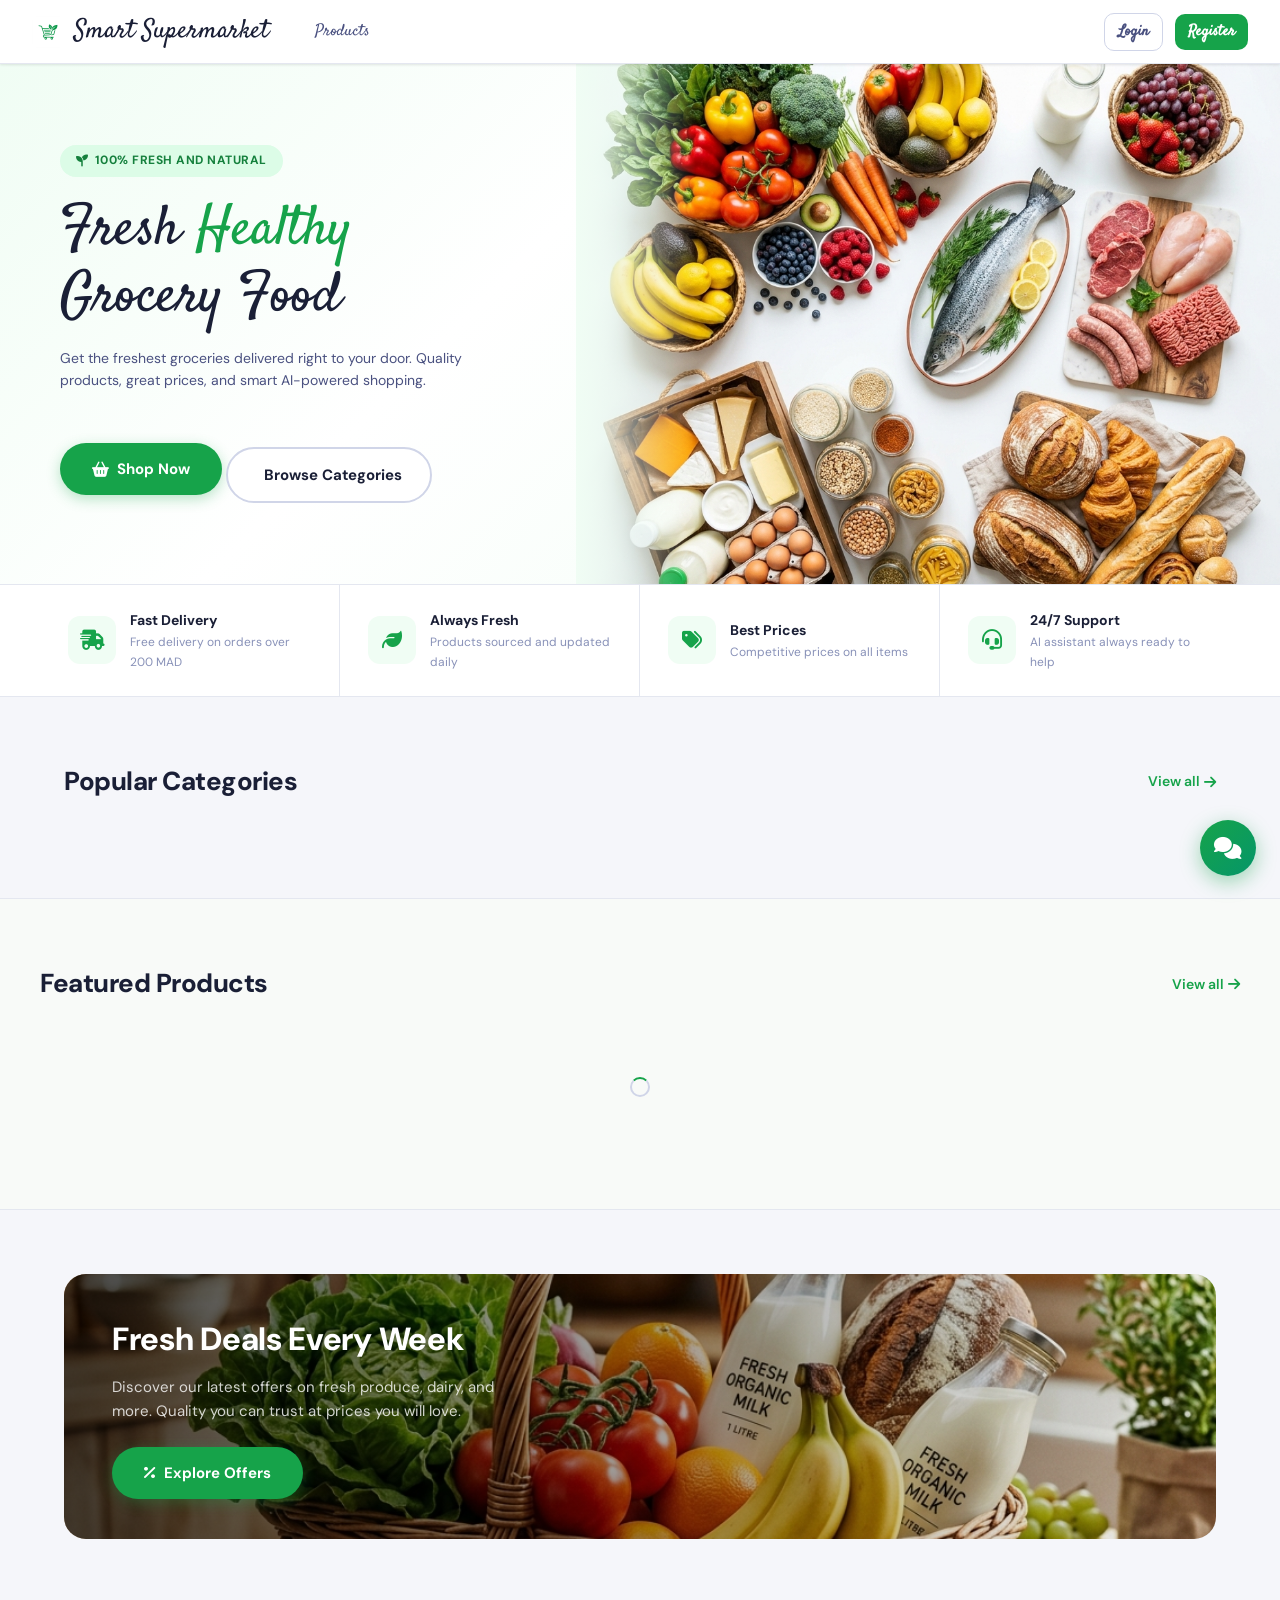
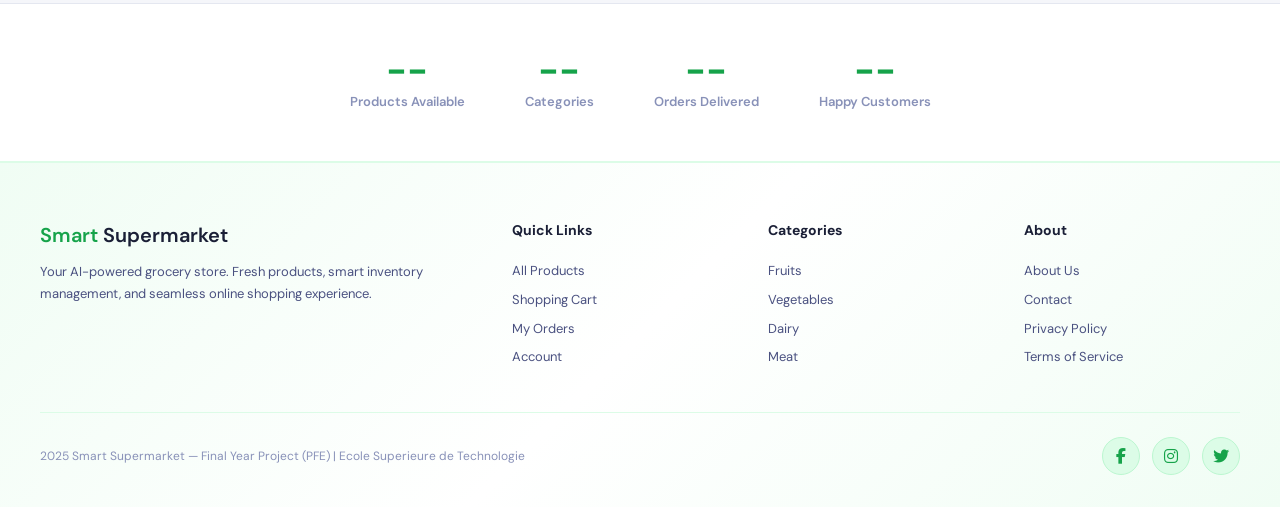
<file: Frontend/index.html>
<!DOCTYPE html>
<html lang="en">
<head>
    <meta charset="UTF-8">
    <meta name="viewport" content="width=device-width, initial-scale=1.0">
    <title>Smart Supermarket — Fresh Groceries Online</title>
    <meta name="description" content="Shop fresh groceries online at Smart Supermarket. Fresh fruits, vegetables, dairy, meat, and more delivered to your door.">
    <link rel="stylesheet" href="css/style.css">
    <link rel="stylesheet" href="https://cdnjs.cloudflare.com/ajax/libs/font-awesome/6.5.0/css/all.min.css">
    <style>
        /* ── Hero Section ── */
        .hero {
            position: relative;
            min-height: 520px;
            display: flex;
            align-items: center;
            overflow: hidden;
            background: linear-gradient(135deg, #f0fdf4 0%, #ffffff 40%, #f0fdf4 100%);
        }

        .hero-content {
            position: relative;
            z-index: 2;
            max-width: 560px;
            padding: 60px 40px 60px 60px;
        }

        .hero-badge {
            display: inline-flex;
            align-items: center;
            gap: 6px;
            background: #dcfce7;
            color: #15803d;
            padding: 6px 16px;
            border-radius: 20px;
            font-size: 12px;
            font-weight: 700;
            text-transform: uppercase;
            letter-spacing: 0.5px;
            margin-bottom: 20px;
        }

        .hero h1 {
            font-family: 'Satisfy', cursive;
            font-size: 56px;
            font-weight: 400;
            line-height: 1.2;
            color: var(--text);
            margin-bottom: 16px;
        }

        .hero h1 .highlight {
            color: #16a34a;
        }

            font-family: 'Satisfy', cursive;
            font-size: 20px;
            color: var(--text-2);
            line-height: 1.8;
            margin-bottom: 32px;
            max-width: 420px;
        }

        .hero-buttons {
            display: flex;
            gap: 14px;
            flex-wrap: wrap;
            margin-top: 16px;
        }

        .btn-shop {
            display: inline-flex;
            align-items: center;
            gap: 8px;
            padding: 14px 32px;
            background: #16a34a;
            color: white;
            border: none;
            border-radius: 50px;
            font-size: 15px;
            font-weight: 700;
            cursor: pointer;
            transition: all 0.2s;
            text-decoration: none;
            box-shadow: 0 4px 14px rgba(22,163,74,0.3);
        }

        .btn-shop:hover {
            background: #15803d;
            transform: translateY(-2px);
            box-shadow: 0 6px 20px rgba(22,163,74,0.4);
        }

        .btn-explore {
            display: inline-flex;
            align-items: center;
            gap: 8px;
            padding: 14px 28px;
            background: white;
            color: var(--text);
            border: 2px solid var(--border2);
            border-radius: 50px;
            font-size: 15px;
            font-weight: 700;
            cursor: pointer;
            transition: all 0.2s;
            text-decoration: none;
        }

        .btn-explore:hover {
            border-color: #16a34a;
            color: #16a34a;
            transform: translateY(-2px);
        }

        .hero-image {
            position: absolute;
            right: 0;
            top: 0;
            bottom: 0;
            width: 55%;
            overflow: hidden;
        }

        .hero-image img {
            width: 100%;
            height: 100%;
            object-fit: cover;
            object-position: center;
        }

        .hero-image::before {
            content: '';
            position: absolute;
            left: 0;
            top: 0;
            bottom: 0;
            width: 120px;
            background: linear-gradient(to right, #f0fdf4, transparent);
            z-index: 1;
        }

        /* ── Value Cards ── */
        .value-strip {
            background: white;
            border-top: 1px solid var(--border);
            border-bottom: 1px solid var(--border);
            padding: 0;
        }

        .value-grid {
            max-width: 1200px;
            margin: 0 auto;
            display: grid;
            grid-template-columns: repeat(4, 1fr);
        }

        .value-item {
            display: flex;
            align-items: center;
            gap: 14px;
            padding: 24px 28px;
            border-right: 1px solid var(--border);
            transition: background 0.2s;
        }

        .value-item:last-child { border-right: none; }
        .value-item:hover { background: #f0fdf4; }

        .value-icon {
            width: 48px;
            height: 48px;
            background: #f0fdf4;
            border-radius: 12px;
            display: flex;
            align-items: center;
            justify-content: center;
            flex-shrink: 0;
        }

        .value-icon i { font-size: 20px; color: #16a34a; }
        .value-text h4 { font-size: 14px; font-weight: 700; margin-bottom: 2px; }
        .value-text p { font-size: 12px; color: var(--muted); margin: 0; }

        /* ── Categories Section ── */
        .categories-section {
            max-width: 1200px;
            margin: 0 auto;
            padding: 64px 24px;
        }

        .section-header {
            display: flex;
            align-items: center;
            justify-content: space-between;
            margin-bottom: 32px;
        }

        .section-header h2 {
            font-size: 26px;
            font-weight: 800;
            letter-spacing: -0.5px;
        }

        .section-header a {
            font-size: 14px;
            font-weight: 600;
            color: #16a34a;
            display: flex;
            align-items: center;
            gap: 4px;
            transition: gap 0.2s;
        }

        .section-header a:hover { gap: 8px; }

        .cat-grid {
            display: grid;
            grid-template-columns: repeat(auto-fill, minmax(140px, 1fr));
            gap: 16px;
        }

        .cat-card {
            background: white;
            border: 1px solid var(--border);
            border-radius: var(--radius-lg);
            padding: 24px 16px;
            text-align: center;
            text-decoration: none;
            transition: all 0.2s;
            cursor: pointer;
        }

        .cat-card:hover {
            border-color: #16a34a;
            transform: translateY(-4px);
            box-shadow: 0 8px 24px rgba(22,163,74,0.12);
        }

        .cat-card .cat-icon {
            width: 56px;
            height: 56px;
            background: #f0fdf4;
            border-radius: 50%;
            display: flex;
            align-items: center;
            justify-content: center;
            margin: 0 auto 12px;
            transition: background 0.2s;
        }

        .cat-card:hover .cat-icon { background: #dcfce7; }

        .cat-card .cat-icon i { font-size: 22px; color: #16a34a; }
        .cat-card span { font-size: 13px; font-weight: 700; color: var(--text); display: block; }
        .cat-card .cat-count { font-size: 11px; color: var(--muted); margin-top: 4px; }

        /* ── Featured Products ── */
        .featured-section {
            background: #f8faf8;
            border-top: 1px solid var(--border);
            border-bottom: 1px solid var(--border);
            padding: 64px 24px;
        }

        .featured-inner {
            max-width: 1200px;
            margin: 0 auto;
        }

        .products-row {
            display: grid;
            grid-template-columns: repeat(5, 1fr);
            gap: 18px;
        }

        .fp-card {
            background: white;
            border: 1px solid var(--border);
            border-radius: var(--radius-lg);
            overflow: hidden;
            transition: all 0.2s;
            text-decoration: none;
            color: inherit;
        }

        .fp-card:hover {
            transform: translateY(-4px);
            box-shadow: 0 8px 24px rgba(0,0,0,0.08);
        }

        .fp-img {
            width: 100%;
            height: 160px;
            background: white;
            display: flex;
            align-items: center;
            justify-content: center;
            border-bottom: 1px solid var(--border);
            overflow: hidden;
        }

        .fp-img img {
            max-width: 100%;
            max-height: 160px;
            object-fit: contain;
        }

        .fp-img i { font-size: 36px; color: var(--border2); }

        .fp-info {
            padding: 14px;
        }

        .fp-cat {
            font-size: 11px;
            color: #16a34a;
            font-weight: 700;
            text-transform: uppercase;
            letter-spacing: 0.3px;
            margin-bottom: 4px;
        }

        .fp-name {
            font-size: 14px;
            font-weight: 700;
            color: var(--text);
            margin-bottom: 4px;
            white-space: nowrap;
            overflow: hidden;
            text-overflow: ellipsis;
        }

        .fp-desc {
            font-size: 11px;
            color: var(--muted);
            margin-bottom: 10px;
            display: -webkit-box;
            -webkit-line-clamp: 2;
            -webkit-box-orient: vertical;
            overflow: hidden;
        }

        .fp-bottom {
            display: flex;
            align-items: center;
            justify-content: space-between;
        }

        .fp-price {
            font-size: 18px;
            font-weight: 800;
            color: var(--text);
        }

        .fp-price small {
            font-size: 11px;
            color: var(--muted);
            font-weight: 500;
        }

        .fp-add {
            width: 36px;
            height: 36px;
            border-radius: 50%;
            border: none;
            background: #16a34a;
            color: white;
            font-size: 16px;
            cursor: pointer;
            transition: all 0.15s;
            display: flex;
            align-items: center;
            justify-content: center;
        }

        .fp-add:hover { background: #15803d; transform: scale(1.1); }

        /* ── Promo Banner ── */
        .promo-section {
            max-width: 1200px;
            margin: 0 auto;
            padding: 64px 24px;
        }

        .promo-banner {
            border-radius: var(--radius-xl);
            overflow: hidden;
            position: relative;
            min-height: 260px;
            display: flex;
            align-items: center;
        }

        .promo-banner img {
            position: absolute;
            inset: 0;
            width: 100%;
            height: 100%;
            object-fit: cover;
        }

        .promo-overlay {
            position: absolute;
            inset: 0;
            background: linear-gradient(90deg, rgba(0,0,0,0.7) 0%, rgba(0,0,0,0.3) 60%, transparent 100%);
        }

        .promo-content {
            position: relative;
            z-index: 2;
            padding: 40px 48px;
            color: white;
            max-width: 500px;
        }

        .promo-content h2 {
            font-size: 32px;
            font-weight: 800;
            margin-bottom: 10px;
            color: white;
        }

        .promo-content p {
            font-size: 15px;
            color: rgba(255,255,255,0.8);
            margin-bottom: 24px;
        }

        /* ── Trust Section ── */
        .trust-section {
            background: white;
            border-top: 1px solid var(--border);
            padding: 48px 24px;
        }

        .trust-inner {
            max-width: 900px;
            margin: 0 auto;
            display: flex;
            justify-content: center;
            gap: 60px;
            flex-wrap: wrap;
        }

        .trust-item {
            text-align: center;
        }

        .trust-num {
            font-size: 36px;
            font-weight: 800;
            color: #16a34a;
            line-height: 1;
        }

        .trust-label {
            font-size: 13px;
            color: var(--muted);
            font-weight: 600;
            margin-top: 4px;
        }

        /* ── Footer ── */
        .site-footer {
            background: linear-gradient(135deg, #f0fdf4 0%, #ffffff 50%, #f0fdf4 100%);
            color: var(--text-2);
            padding: 56px 24px 32px;
            border-top: 2px solid #dcfce7;
        }

        .footer-inner {
            max-width: 1200px;
            margin: 0 auto;
            display: grid;
            grid-template-columns: 2fr 1fr 1fr 1fr;
            gap: 40px;
            margin-bottom: 40px;
        }

        .footer-brand h3 { color: var(--text); font-size: 20px; margin-bottom: 10px; }
        .footer-brand h3 span { color: #16a34a; }
        .footer-brand p { font-size: 13px; line-height: 1.7; color: var(--text-2); }

        .footer-col h4 {
            color: var(--text);
            font-size: 14px;
            margin-bottom: 16px;
            font-weight: 700;
        }

        .footer-col a {
            display: block;
            color: var(--text-2);
            font-size: 13px;
            padding: 4px 0;
            transition: color 0.15s, padding-left 0.15s;
        }

        .footer-col a:hover { color: #16a34a; padding-left: 4px; }

        .footer-bottom {
            max-width: 1200px;
            margin: 0 auto;
            border-top: 1px solid #dcfce7;
            padding-top: 24px;
            display: flex;
            align-items: center;
            justify-content: space-between;
            font-size: 12px;
            color: var(--muted);
        }

        .footer-socials {
            display: flex;
            gap: 12px;
        }

        .footer-socials a {
            width: 38px;
            height: 38px;
            border-radius: 50%;
            background: #dcfce7;
            color: #16a34a;
            display: flex;
            align-items: center;
            justify-content: center;
            font-size: 16px;
            transition: all 0.2s;
            border: 1px solid #bbf7d0;
        }

        .footer-socials a:hover {
            background: #16a34a;
            color: white;
            transform: translateY(-3px);
            box-shadow: 0 6px 16px rgba(22,163,74,0.3);
            border-color: #16a34a;
        }

        /* ── Responsive ── */
        @media (max-width: 1024px) {
            .products-row { grid-template-columns: repeat(3, 1fr); }
            .footer-inner { grid-template-columns: 1fr 1fr; }
        }

        @media (max-width: 768px) {
            .hero { flex-direction: column; min-height: auto; }
            .hero-content { padding: 40px 24px; max-width: 100%; text-align: center; }
            .hero h1 { font-size: 32px; }
            .hero-desc { margin-left: auto; margin-right: auto; }
            .hero-buttons { justify-content: center; }
            .hero-image { position: relative; width: 100%; height: 280px; }
            .hero-image::before { display: none; }
            .value-grid { grid-template-columns: 1fr 1fr; }
            .value-item { border-bottom: 1px solid var(--border); }
            .products-row { grid-template-columns: repeat(2, 1fr); }
            .promo-content h2 { font-size: 24px; }
            .footer-inner { grid-template-columns: 1fr; }
        }

        @media (max-width: 480px) {
            .value-grid { grid-template-columns: 1fr; }
            .products-row { grid-template-columns: 1fr; }
            .cat-grid { grid-template-columns: repeat(3, 1fr); gap: 10px; }
        }
    </style>
</head>
<body>

<nav id="navbar"></nav>

<!-- ── Hero ── -->
<section class="hero">
    <div class="hero-content">
        <div class="hero-badge">
            <i class="fa-solid fa-seedling"></i>
            100% Fresh and Natural
        </div>
        <h1>Fresh <span class="highlight">Healthy</span><br>Grocery Food</h1>
        <p class="hero-desc">
            Get the freshest groceries delivered right to your door.
            Quality products, great prices, and smart AI-powered shopping.
        </p>
        <br><br>
        <div class="hero-buttons">
            <a href="pages/products.html" class="btn-shop">
                <i class="fa-solid fa-basket-shopping"></i> Shop Now
            </a>
            <a href="pages/products.html" class="btn-explore">
                <i class="fa-solid fa-grid-2"></i> Browse Categories
            </a>
        </div>
    </div>
    <div class="hero-image">
        <img src="images/hero-banner.png" alt="Fresh groceries">
    </div>
</section>

<!-- ── Value Proposition ── -->
<section class="value-strip">
    <div class="value-grid">
        <div class="value-item">
            <div class="value-icon"><i class="fa-solid fa-truck-fast"></i></div>
            <div class="value-text">
                <h4>Fast Delivery</h4>
                <p>Free delivery on orders over 200 MAD</p>
            </div>
        </div>
        <div class="value-item">
            <div class="value-icon"><i class="fa-solid fa-leaf"></i></div>
            <div class="value-text">
                <h4>Always Fresh</h4>
                <p>Products sourced and updated daily</p>
            </div>
        </div>
        <div class="value-item">
            <div class="value-icon"><i class="fa-solid fa-tags"></i></div>
            <div class="value-text">
                <h4>Best Prices</h4>
                <p>Competitive prices on all items</p>
            </div>
        </div>
        <div class="value-item">
            <div class="value-icon"><i class="fa-solid fa-headset"></i></div>
            <div class="value-text">
                <h4>24/7 Support</h4>
                <p>AI assistant always ready to help</p>
            </div>
        </div>
    </div>
</section>

<!-- ── Popular Categories ── -->
<section class="categories-section">
    <div class="section-header">
        <h2>Popular Categories</h2>
        <a href="pages/products.html">View all <i class="fa-solid fa-arrow-right"></i></a>
    </div>
    <div class="cat-grid" id="cat-grid">
        <!-- Populated by JS -->
    </div>
</section>

<!-- ── Featured Products ── -->
<section class="featured-section">
    <div class="featured-inner">
        <div class="section-header">
            <h2>Featured Products</h2>
            <a href="pages/products.html">View all <i class="fa-solid fa-arrow-right"></i></a>
        </div>
        <div class="products-row" id="featured-products">
            <div style="grid-column:1/-1;text-align:center;padding:40px">
                <span class="spinner"></span>
            </div>
        </div>
    </div>
</section>

<!-- ── Promo Banner ── -->
<section class="promo-section">
    <div class="promo-banner">
        <img src="images/promo-banner.png" alt="Fresh produce">
        <div class="promo-overlay"></div>
        <div class="promo-content">
            <h2>Fresh Deals Every Week</h2>
            <p>Discover our latest offers on fresh produce, dairy, and more. Quality you can trust at prices you will love.</p>
            <a href="pages/products.html" class="btn-shop">
                <i class="fa-solid fa-percent"></i> Explore Offers
            </a>
        </div>
    </div>
</section>

<!-- ── Trust / Stats ── -->
<section class="trust-section">
    <div class="trust-inner">
        <div class="trust-item">
            <div class="trust-num" id="stat-products">--</div>
            <div class="trust-label">Products Available</div>
        </div>
        <div class="trust-item">
            <div class="trust-num" id="stat-categories">--</div>
            <div class="trust-label">Categories</div>
        </div>
        <div class="trust-item">
            <div class="trust-num" id="stat-orders">--</div>
            <div class="trust-label">Orders Delivered</div>
        </div>
        <div class="trust-item">
            <div class="trust-num" id="stat-customers">--</div>
            <div class="trust-label">Happy Customers</div>
        </div>
    </div>
</section>

<!-- ── Footer ── -->
<footer class="site-footer">
    <div class="footer-inner">
        <div class="footer-brand">
            <h3><span>Smart</span> Supermarket</h3>
            <p>Your AI-powered grocery store. Fresh products, smart inventory management, and seamless online shopping experience.</p>
        </div>
        <div class="footer-col">
            <h4>Quick Links</h4>
            <a href="pages/products.html">All Products</a>
            <a href="pages/cart.html">Shopping Cart</a>
            <a href="pages/orders.html">My Orders</a>
            <a href="pages/login.html">Account</a>
        </div>
        <div class="footer-col">
            <h4>Categories</h4>
            <a href="pages/products.html?category=Fruits">Fruits</a>
            <a href="pages/products.html?category=Vegetables">Vegetables</a>
            <a href="pages/products.html?category=Dairy">Dairy</a>
            <a href="pages/products.html?category=Meat">Meat</a>
        </div>
        <div class="footer-col">
            <h4>About</h4>
            <a href="#">About Us</a>
            <a href="#">Contact</a>
            <a href="#">Privacy Policy</a>
            <a href="#">Terms of Service</a>
        </div>
    </div>
    <div class="footer-bottom">
        <span>2025 Smart Supermarket — Final Year Project (PFE) | Ecole Superieure de Technologie</span>
        <div class="footer-socials">
            <a href="#" title="Facebook"><i class="fa-brands fa-facebook-f"></i></a>
            <a href="#" title="Instagram"><i class="fa-brands fa-instagram"></i></a>
            <a href="#" title="Twitter"><i class="fa-brands fa-twitter"></i></a>
        </div>
    </div>
</footer>

<div class="toast-container" id="toast-container"></div>

<script type="module">
    import { getProducts, getCategories } from './js/api.js';
    import { buildNavbar, categoryEmoji, addToCart, toast, formatPrice } from './js/app.js';

    buildNavbar("");

    // Category icon map (Font Awesome)
    const catIconMap = {
        "Dairy":         "fa-cow",
        "Bakery":        "fa-bread-slice",
        "Drinks":        "fa-mug-hot",
        "Fruits":        "fa-apple-whole",
        "Vegetables":    "fa-carrot",
        "Meat":          "fa-drumstick-bite",
        "Fish":          "fa-fish",
        "Pantry":        "fa-jar",
        "Oils":          "fa-bottle-droplet",
        "Snacks":        "fa-cookie-bite",
        "Frozen":        "fa-snowflake",
        "Cleaning":      "fa-spray-can-sparkles",
        "Personal Care": "fa-pump-soap",
    };

    // Load data
    const [products, categories] = await Promise.all([getProducts(), getCategories()]);

    // ── Categories Grid ──
    const catGrid = document.getElementById("cat-grid");
    if (categories.length) {
        // Count products per category
        const catCounts = {};
        products.forEach(p => { catCounts[p.category] = (catCounts[p.category] || 0) + 1; });

        catGrid.innerHTML = categories.map(c => {
            const icon = catIconMap[c] || "fa-box";
            const count = catCounts[c] || 0;
            return `
                <a href="pages/products.html?category=${encodeURIComponent(c)}" class="cat-card">
                    <div class="cat-icon">
                        <i class="fa-solid ${icon}"></i>
                    </div>
                    <span>${c}</span>
                    <div class="cat-count">${count} product${count !== 1 ? 's' : ''}</div>
                </a>
            `;
        }).join("");
    }

    // ── Featured Products (10 random with images prioritized) ──
    const grid = document.getElementById("featured-products");
    const withImg = products.filter(p => p.image_url);
    const withoutImg = products.filter(p => !p.image_url);
    const pool = [...withImg.sort(() => Math.random() - 0.5), ...withoutImg.sort(() => Math.random() - 0.5)].slice(0, 10);

    if (pool.length) {
        grid.innerHTML = pool.map(p => {
            const imgHTML = p.image_url
                ? `<img src="${p.image_url}" alt="${p.name}">`
                : `<i class="fa-solid ${catIconMap[p.category] || 'fa-box'}"></i>`;
            const desc = p.description || '';
            return `
                <a href="pages/products.html" class="fp-card" data-id="${p.id}">
                    <div class="fp-img">${imgHTML}</div>
                    <div class="fp-info">
                        <div class="fp-cat">${p.category}</div>
                        <div class="fp-name">${p.name}</div>
                        ${desc ? `<div class="fp-desc">${desc}</div>` : ''}
                        <div class="fp-bottom">
                            <div class="fp-price">${formatPrice(p.price)} <small>MAD</small></div>
                            <button class="fp-add" onclick="event.preventDefault();event.stopPropagation();window._addToCart(${JSON.stringify(p).replace(/"/g, '&quot;')})" title="Add to cart">
                                <i class="fa-solid fa-plus"></i>
                            </button>
                        </div>
                    </div>
                </a>
            `;
        }).join("");
    } else {
        grid.innerHTML = '<div style="grid-column:1/-1;text-align:center;padding:40px;color:var(--muted)">No products available yet.</div>';
    }

    // Add to cart handler
    window._addToCart = function(product) {
        if (product.stock === 0) return;
        addToCart(product);
        toast(product.name + " added to cart", "success");
    };

    // ── Stats counters ──
    document.getElementById("stat-products").textContent = products.length;
    document.getElementById("stat-categories").textContent = categories.length;

    // Fetch order/customer stats
    try {
        const statsRes = await fetch("http://127.0.0.1:5000/api/stats");
        const stats = await statsRes.json();
        document.getElementById("stat-orders").textContent = stats.total_orders || "0";
        document.getElementById("stat-customers").textContent = stats.total_users || "0";
    } catch {
        document.getElementById("stat-orders").textContent = "50+";
        document.getElementById("stat-customers").textContent = "100+";
    }
</script>

<!-- ── AI Chat Widget ── -->
<div id="chat-widget-fab" onclick="toggleChatWidget()" title="Chat with AI Assistant">
    <i class="fa-solid fa-comments"></i>
</div>

<div id="chat-widget-panel">
    <div id="chat-widget-header">
        <div style="display:flex;align-items:center;gap:10px">
            <div style="width:32px;height:32px;border-radius:50%;background:linear-gradient(135deg,#16a34a,#059669);display:flex;align-items:center;justify-content:center;color:white;font-size:14px;font-weight:700">AI</div>
            <div>
                <div style="font-size:14px;font-weight:700;color:var(--text)">Smart Assistant</div>
                <div style="font-size:11px;color:#16a34a;font-weight:600"><i class="fa-solid fa-circle" style="font-size:6px;margin-right:4px"></i>Online</div>
            </div>
        </div>
        <button onclick="toggleChatWidget()" style="background:none;border:none;font-size:18px;color:var(--muted);cursor:pointer;padding:4px"><i class="fa-solid fa-xmark"></i></button>
    </div>
    <div id="chat-widget-messages">
        <div class="cw-msg bot">
            <div class="cw-avatar">AI</div>
            <div class="cw-bubble">Hi! I'm your Smart Supermarket assistant. How can I help you today? Ask me about products, prices, or recommendations!</div>
        </div>
    </div>
    <div id="chat-widget-input-area">
        <input type="text" id="chat-widget-input" placeholder="Ask about products..." onkeydown="if(event.key==='Enter')sendChatWidget()">
        <button onclick="sendChatWidget()" id="chat-widget-send"><i class="fa-solid fa-paper-plane"></i></button>
    </div>
</div>

<style>
    #chat-widget-fab {
        position: fixed; bottom: 24px; right: 24px;
        width: 56px; height: 56px; border-radius: 50%;
        background: linear-gradient(135deg, #16a34a, #059669);
        color: white; font-size: 22px;
        display: flex; align-items: center; justify-content: center;
        cursor: pointer; z-index: 900;
        box-shadow: 0 6px 20px rgba(22,163,74,0.4);
        transition: all 0.25s;
        animation: fabPulse 3s infinite;
    }
    #chat-widget-fab:hover { transform: scale(1.1); box-shadow: 0 8px 28px rgba(22,163,74,0.5); }
    @keyframes fabPulse {
        0%, 100% { box-shadow: 0 6px 20px rgba(22,163,74,0.4); }
        50% { box-shadow: 0 6px 28px rgba(22,163,74,0.6); }
    }
    #chat-widget-panel {
        position: fixed; bottom: 92px; right: 24px;
        width: 380px; max-height: 520px;
        background: #fff; border-radius: 20px;
        box-shadow: 0 16px 48px rgba(0,0,0,0.15);
        z-index: 901; display: none; flex-direction: column;
        overflow: hidden; border: 1px solid #e4e7f0;
        animation: chatSlideUp 0.3s ease;
    }
    #chat-widget-panel.open { display: flex; }
    @keyframes chatSlideUp {
        from { opacity: 0; transform: translateY(16px); }
        to { opacity: 1; transform: translateY(0); }
    }
    #chat-widget-header {
        padding: 14px 18px; border-bottom: 1px solid #e4e7f0;
        display: flex; align-items: center; justify-content: space-between;
        background: #f5f6fa;
    }
    #chat-widget-messages {
        flex: 1; overflow-y: auto; padding: 16px;
        display: flex; flex-direction: column; gap: 14px;
        max-height: 360px; min-height: 200px;
    }
    .cw-msg { display: flex; gap: 8px; align-items: flex-start; }
    .cw-msg.user { flex-direction: row-reverse; }
    .cw-avatar {
        width: 28px; height: 28px; border-radius: 50%;
        display: flex; align-items: center; justify-content: center;
        font-size: 11px; font-weight: 700; flex-shrink: 0;
    }
    .cw-msg.bot .cw-avatar { background: linear-gradient(135deg,#16a34a,#059669); color: white; }
    .cw-msg.user .cw-avatar { background: #16a34a; color: white; }
    .cw-bubble { max-width: 80%; padding: 10px 14px; border-radius: 14px; font-size: 13px; line-height: 1.55; }
    .cw-msg.bot .cw-bubble { background: #f5f6fa; color: #1a1f36; border-bottom-left-radius: 4px; }
    .cw-msg.user .cw-bubble { background: #16a34a; color: white; border-bottom-right-radius: 4px; }
    .cw-typing { display: flex; gap: 4px; align-items: center; padding: 10px 14px; }
    .cw-typing-dot { width: 6px; height: 6px; background: #8891b8; border-radius: 50%; animation: cwBounce 1.2s infinite; }
    .cw-typing-dot:nth-child(2) { animation-delay: 0.2s; }
    .cw-typing-dot:nth-child(3) { animation-delay: 0.4s; }
    @keyframes cwBounce {
        0%, 60%, 100% { transform: translateY(0); opacity: 0.4; }
        30% { transform: translateY(-5px); opacity: 1; }
    }
    #chat-widget-input-area {
        padding: 12px 14px; border-top: 1px solid #e4e7f0;
        display: flex; gap: 8px; align-items: center; background: #fff;
    }
    #chat-widget-input {
        flex: 1; border: 1px solid #d0d5e8; border-radius: 10px;
        padding: 9px 14px; font-size: 13px; outline: none;
        font-family: inherit; transition: border-color 0.15s;
    }
    #chat-widget-input:focus { border-color: #16a34a; }
    #chat-widget-send {
        width: 36px; height: 36px; border-radius: 10px;
        background: #16a34a; color: white; border: none;
        font-size: 14px; cursor: pointer; transition: background 0.15s;
        display: flex; align-items: center; justify-content: center;
    }
    #chat-widget-send:hover { background: #15803d; }
</style>

<script>
    let _cwOpen = false;
    let _cwHistory = [];
    const _cwAPI = "http://127.0.0.1:5000/api/chatbot/customer";

    function toggleChatWidget() {
        _cwOpen = !_cwOpen;
        document.getElementById("chat-widget-panel").classList.toggle("open", _cwOpen);
        if (_cwOpen) document.getElementById("chat-widget-input").focus();
    }

    function sendChatWidget() {
        const input = document.getElementById("chat-widget-input");
        const text = input.value.trim();
        if (!text) return;
        const area = document.getElementById("chat-widget-messages");
        const user = JSON.parse(localStorage.getItem("user") || "null");
        const initial = user ? user.username[0].toUpperCase() : "U";

        area.innerHTML += `<div class="cw-msg user"><div class="cw-avatar">${initial}</div><div class="cw-bubble">${text.replace(/</g,'&lt;').replace(/>/g,'&gt;')}</div></div>`;
        _cwHistory.push({ role: "user", content: text });
        input.value = "";
        area.scrollTop = area.scrollHeight;

        const typingId = "cw-typing-" + Date.now();
        area.innerHTML += `<div class="cw-msg bot" id="${typingId}"><div class="cw-avatar">AI</div><div class="cw-bubble"><div class="cw-typing"><div class="cw-typing-dot"></div><div class="cw-typing-dot"></div><div class="cw-typing-dot"></div></div></div></div>`;
        area.scrollTop = area.scrollHeight;

        fetch(_cwAPI, {
            method: "POST",
            headers: { "Content-Type": "application/json" },
            body: JSON.stringify({ messages: _cwHistory })
        })
        .then(r => r.json())
        .then(data => {
            const el = document.getElementById(typingId);
            if (el) el.remove();
            const reply = data.reply || data.error || "Sorry, something went wrong.";
            _cwHistory.push({ role: "assistant", content: reply });
            area.innerHTML += `<div class="cw-msg bot"><div class="cw-avatar">AI</div><div class="cw-bubble">${reply.replace(/</g,'&lt;').replace(/>/g,'&gt;').replace(/\n/g,'<br>')}</div></div>`;
            area.scrollTop = area.scrollHeight;
        })
        .catch(() => {
            const el = document.getElementById(typingId);
            if (el) el.remove();
            area.innerHTML += `<div class="cw-msg bot"><div class="cw-avatar">AI</div><div class="cw-bubble">Sorry, I couldn't connect. Please try again.</div></div>`;
            area.scrollTop = area.scrollHeight;
        });
    }
</script>
</body>
</html>
</file>
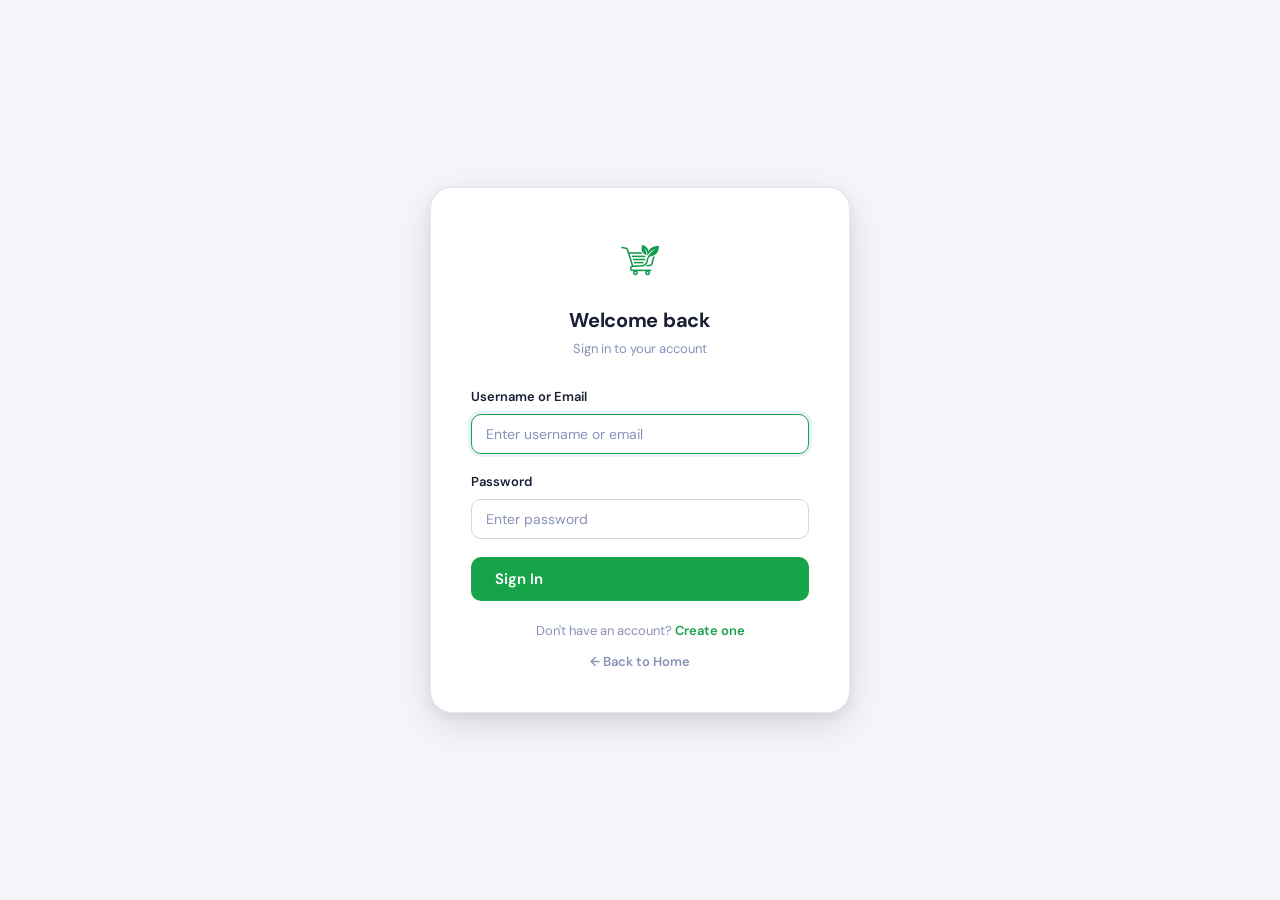
<file: Frontend/pages/admin-orders.html>
<!DOCTYPE html>
<html lang="en">
<head>
    <meta charset="UTF-8">
        <meta name="viewport" content="width=device-width, initial-scale=1.0">
    <title>Orders — Admin</title>
    <link rel="stylesheet" href="../css/style.css">
    <link rel="stylesheet" href="https://cdnjs.cloudflare.com/ajax/libs/font-awesome/6.5.0/css/all.min.css">
</head>
<body>
<div class="layout-admin">

    <!-- Sidebar -->
    <aside class="sidebar">
                <div class="sidebar-logo">
            <div class="brand-icon"><i class="fa-solid fa-cart-shopping" style="color:white;font-size:15px"></i></div>
            <div class="sidebar-logo-text">
                <h3>Smart Supermarket</h3>
                <span>Admin Panel</span>
            </div>
        </div>
                <nav class="sidebar-nav">
            <div class="nav-section-label">Main</div>
            <a href="./admin-dashboard.html" class="sidebar-link">
                <i class="fa-solid fa-chart-line s-icon"></i> Dashboard
            </a>
            <a href="./admin-products.html" class="sidebar-link">
                <i class="fa-solid fa-box s-icon"></i> Products
            </a>
            <a href="./admin-orders.html" class="sidebar-link active">
                <i class="fa-solid fa-receipt s-icon"></i> Orders
            </a>
            <a href="./admin-releve.html" class="sidebar-link">
                <i class="fa-solid fa-file-lines s-icon"></i> Statement
            </a>
            <a href="./admin-chatbot.html" class="sidebar-link">
                <i class="fa-solid fa-robot s-icon"></i> AI Assistant
            </a>
            <a href="./admin-vision.html" class="sidebar-link">
                <i class="fa-solid fa-camera s-icon"></i> Vision AI
            </a>
            <div class="nav-section-label">Store</div>
            <a href="./products.html" class="sidebar-link">
                <i class="fa-solid fa-store s-icon"></i> Storefront
            </a>
            <a href="../index.html" class="sidebar-link">
                <i class="fa-solid fa-house s-icon"></i> Home
            </a>
        </nav>
        <div class="sidebar-footer">
            <div class="user-card">
                <div class="user-avatar" id="admin-avatar">A</div>
                <div class="user-info">
                    <strong id="admin-name">Admin</strong>
                    <small>Administrator</small>
                </div>
                <button class="btn-logout" onclick="doLogout()" title="Logout"><i class="fa-solid fa-right-from-bracket"></i></button>
            </div>
        </div>
    </aside>

    <!-- Main -->
    <main class="admin-main">
        <div class="flex-between mb-24">
            <div class="page-header" style="margin-bottom:0">
                <h1>Orders</h1>
                <p>Manage and track all customer orders</p>
            </div>
            <div class="flex gap-8">
                <span class="badge badge-gray" id="order-count">0 orders</span>
            </div>
        </div>

        <!-- Status tabs -->
        <div class="flex gap-8 mb-24" style="flex-wrap:wrap" id="status-tabs">
            <button class="btn btn-primary btn-sm" data-status="all" onclick="setStatusFilter('all')">All</button>
            <button class="btn btn-outline btn-sm" data-status="pending"   onclick="setStatusFilter('pending')"><i class="fa-solid fa-clock"></i> Pending</button>
            <button class="btn btn-outline btn-sm" data-status="confirmed" onclick="setStatusFilter('confirmed')"><i class="fa-solid fa-circle-check"></i> Confirmed</button>
            <button class="btn btn-outline btn-sm" data-status="shipped"   onclick="setStatusFilter('shipped')"><i class="fa-solid fa-truck"></i> Shipped</button>
            <button class="btn btn-outline btn-sm" data-status="delivered" onclick="setStatusFilter('delivered')"><i class="fa-solid fa-box-open"></i> Delivered</button>
            <button class="btn btn-outline btn-sm" data-status="cancelled" onclick="setStatusFilter('cancelled')"><i class="fa-solid fa-circle-xmark"></i> Cancelled</button>
        </div>

        <!-- Table -->
        <div class="card" style="padding:0">
            <div class="table-wrap">
                <table>
                    <thead>
                        <tr>
                            <th>Order ID</th>
                            <th>Date</th>
                            <th>Customer ID</th>
                            <th>Items</th>
                            <th>Total</th>
                            <th>Status</th>
                            <th>Update Status</th>
                        </tr>
                    </thead>
                    <tbody id="table-body">
                        <tr><td colspan="7" style="text-align:center;padding:40px">
                            <span class="spinner"></span>
                        </td></tr>
                    </tbody>
                </table>
            </div>
        </div>

    </main>
</div>

<!-- Order detail modal -->
<div class="modal-overlay" id="detail-modal">
    <div class="modal" style="max-width:540px">
        <div class="modal-header">
            <span class="modal-title" id="detail-title">Order Details</span>
            <button class="modal-close" onclick="closeDetail()">✕</button>
        </div>
        <div id="detail-body"></div>
        <div class="modal-footer">
            <button class="btn btn-outline" onclick="closeDetail()">Close</button>
        </div>
    </div>
</div>

<div class="toast-container" id="toast-container"></div>

<script type="module">
    import { getAllOrders, updateOrderStatus, requireAdmin } from '../js/api.js';
    import { toast, formatPrice } from '../js/app.js';

    const user = requireAdmin();
    if (!user) throw new Error("Not admin");

    document.getElementById("admin-name").textContent   = user.username;
    document.getElementById("admin-avatar").textContent = user.username[0].toUpperCase();

    window.doLogout = function() {
        localStorage.removeItem("user");
        window.location.href = "./login.html";
    };

    let allOrders       = [];
    let activeFilter    = "all";
    const STATUSES      = ["pending", "confirmed", "shipped", "delivered", "cancelled"];

    async function load() {
        allOrders = await getAllOrders();
        render();
    }

    window.setStatusFilter = function(status) {
        activeFilter = status;
        document.querySelectorAll("[data-status]").forEach(btn => {
            btn.className = btn.dataset.status === status
                ? "btn btn-primary btn-sm"
                : "btn btn-outline btn-sm";
        });
        render();
    };

    function render() {
        const rows = activeFilter === "all"
            ? allOrders
            : allOrders.filter(o => o.status === activeFilter);

        document.getElementById("order-count").textContent = `${rows.length} order${rows.length !== 1 ? "s" : ""}`;

        const tbody = document.getElementById("table-body");

        if (!rows.length) {
            tbody.innerHTML = `<tr><td colspan="7" style="text-align:center;padding:40px;color:var(--muted)">No orders found</td></tr>`;
            return;
        }

        tbody.innerHTML = rows.map(o => `
            <tr>
                <td>
                    <span style="font-weight:700;color:var(--primary);font-family:var(--font-mono);cursor:pointer"
                        onclick="showDetail(${o.id})">#${o.id}</span>
                </td>
                <td style="font-size:13px;color:var(--text-2)">${o.date}</td>
                <td style="font-size:13px;color:var(--muted)">
                    ${o.user_id ? `User #${o.user_id}` : "Guest"}
                </td>
                <td style="font-size:13px">${o.items?.length || 0} item(s)</td>
                <td style="font-weight:700;color:var(--green)">${formatPrice(o.total)}</td>
                <td><span class="badge status-${o.status}">${o.status}</span></td>
                <td>
                    <select class="form-control" style="padding:6px 10px;font-size:13px;max-width:150px"
                        onchange="handleStatusChange(${o.id}, this.value)"
                        ${o.status === "cancelled" || o.status === "delivered" ? "disabled" : ""}>
                        ${STATUSES.map(s => `
                            <option value="${s}" ${s === o.status ? "selected" : ""}>${s}</option>
                        `).join("")}
                    </select>
                </td>
            </tr>
        `).join("");
    }

    window.handleStatusChange = async function(orderId, newStatus) {
        const res = await updateOrderStatus(orderId, newStatus);
        if (res.error) { toast(res.error, "error"); return; }

        const order = allOrders.find(o => o.id === orderId);
        if (order) order.status = newStatus;

        toast(`Order #${orderId} → ${newStatus}`, "success");
        render();
    };

    window.showDetail = function(orderId) {
        const o = allOrders.find(x => x.id === orderId);
        if (!o) return;

        document.getElementById("detail-title").textContent = `Order #${o.id}`;
        document.getElementById("detail-body").innerHTML = `
            <div style="margin-bottom:16px">
                <div class="flex-between" style="margin-bottom:10px">
                    <span class="badge status-${o.status}">${o.status}</span>
                    <span style="font-size:13px;color:var(--muted)">${o.date}</span>
                </div>
                ${o.note ? `<div class="alert alert-info" style="margin-bottom:12px"><i class="fa-solid fa-note-sticky" style="margin-right:4px"></i> ${o.note}</div>` : ""}
            </div>
            <div style="border:1px solid var(--border);border-radius:var(--radius);overflow:hidden;margin-bottom:16px">
                <table style="width:100%;font-size:13px">
                    <thead>
                        <tr>
                            <th style="padding:10px 14px;background:var(--bg);text-align:left;color:var(--muted);font-size:11px;text-transform:uppercase;letter-spacing:0.7px">Product</th>
                            <th style="padding:10px 14px;background:var(--bg);text-align:center;color:var(--muted);font-size:11px;text-transform:uppercase">Qty</th>
                            <th style="padding:10px 14px;background:var(--bg);text-align:right;color:var(--muted);font-size:11px;text-transform:uppercase">Subtotal</th>
                        </tr>
                    </thead>
                    <tbody>
                        ${o.items.map(item => `
                            <tr style="border-top:1px solid var(--border)">
                                <td style="padding:10px 14px;font-weight:500">${item.product_name}</td>
                                <td style="padding:10px 14px;text-align:center;color:var(--muted)">× ${item.quantity}</td>
                                <td style="padding:10px 14px;text-align:right;font-weight:600">${formatPrice(item.subtotal)}</td>
                            </tr>
                        `).join("")}
                    </tbody>
                </table>
            </div>
            <div style="text-align:right;font-size:17px;font-weight:800;color:var(--primary)">
                Total: ${formatPrice(o.total)}
            </div>
        `;
        document.getElementById("detail-modal").classList.add("open");
    };

    window.closeDetail = function() {
        document.getElementById("detail-modal").classList.remove("open");
    };

    document.getElementById("detail-modal").addEventListener("click", e => {
        if (e.target === document.getElementById("detail-modal")) closeDetail();
    });

    load();
</script>
</body>
</html>
</file>
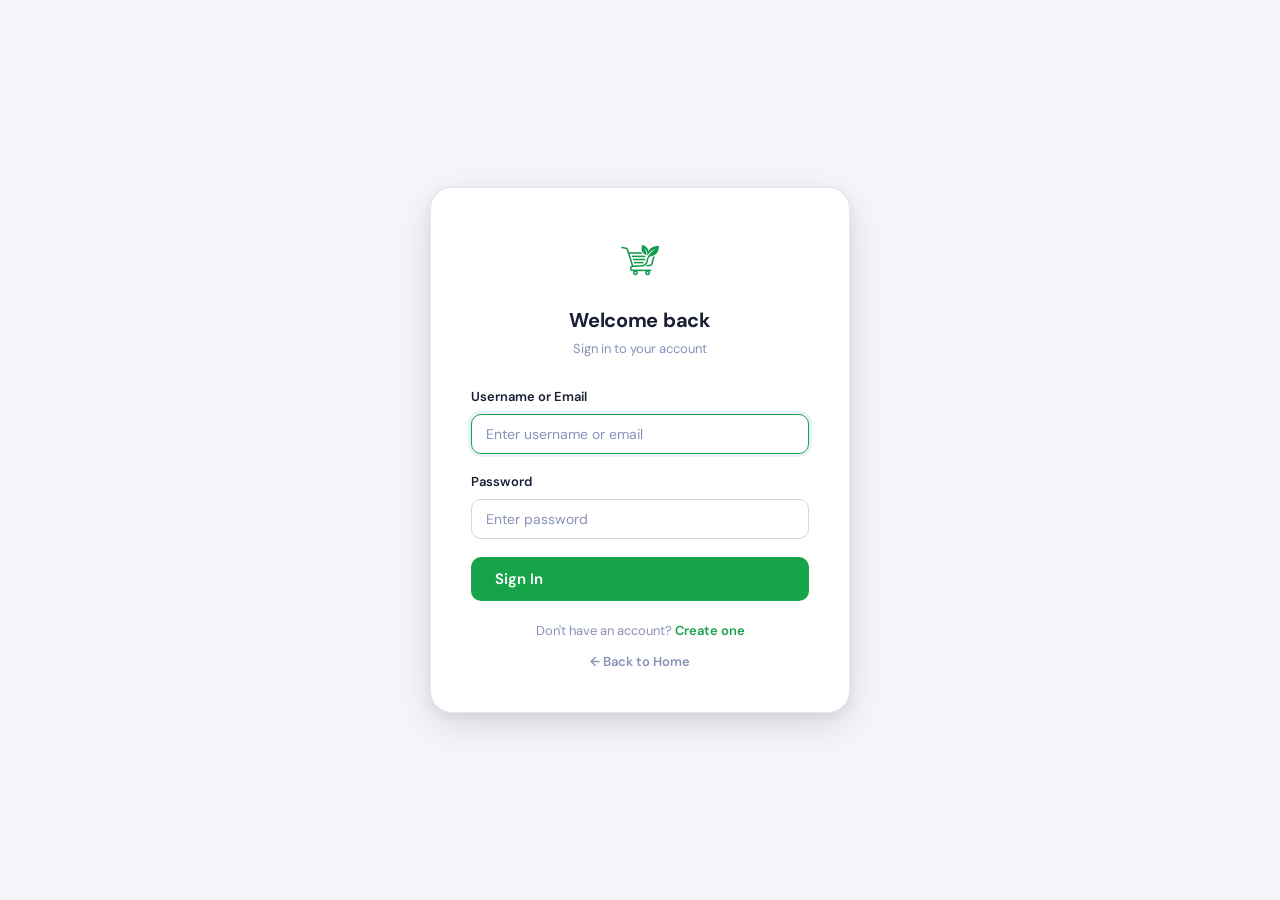
<file: Frontend/pages/admin-products.html>
<!DOCTYPE html>
<html lang="en">
<head>
    <meta charset="UTF-8">
        <meta name="viewport" content="width=device-width, initial-scale=1.0">
    <title>Products — Admin</title>
    <link rel="stylesheet" href="../css/style.css">
    <link rel="stylesheet" href="https://cdnjs.cloudflare.com/ajax/libs/font-awesome/6.5.0/css/all.min.css">
</head>
<body>
<div class="layout-admin">

    <!-- Sidebar -->
    <aside class="sidebar">
                <div class="sidebar-logo">
            <div class="brand-icon"><i class="fa-solid fa-cart-shopping" style="color:white;font-size:15px"></i></div>
            <div class="sidebar-logo-text">
                <h3>Smart Supermarket</h3>
                <span>Admin Panel</span>
            </div>
        </div>
                <nav class="sidebar-nav">
            <div class="nav-section-label">Main</div>
            <a href="./admin-dashboard.html" class="sidebar-link">
                <i class="fa-solid fa-chart-line s-icon"></i> Dashboard
            </a>
            <a href="./admin-products.html" class="sidebar-link active">
                <i class="fa-solid fa-box s-icon"></i> Products
            </a>
            <a href="./admin-orders.html" class="sidebar-link">
                <i class="fa-solid fa-receipt s-icon"></i> Orders
            </a>
            <a href="./admin-releve.html" class="sidebar-link">
                <i class="fa-solid fa-file-lines s-icon"></i> Statement
            </a>
            <a href="./admin-chatbot.html" class="sidebar-link">
                <i class="fa-solid fa-robot s-icon"></i> AI Assistant
            </a>
            <a href="./admin-vision.html" class="sidebar-link">
                <i class="fa-solid fa-camera s-icon"></i> Vision AI
            </a>
            <div class="nav-section-label">Store</div>
            <a href="./products.html" class="sidebar-link">
                <i class="fa-solid fa-store s-icon"></i> Storefront
            </a>
            <a href="../index.html" class="sidebar-link">
                <i class="fa-solid fa-house s-icon"></i> Home
            </a>
        </nav>
        <div class="sidebar-footer">
            <div class="user-card">
                <div class="user-avatar" id="admin-avatar">A</div>
                <div class="user-info">
                    <strong id="admin-name">Admin</strong>
                    <small>Administrator</small>
                </div>
                <button class="btn-logout" onclick="doLogout()" title="Logout"><i class="fa-solid fa-right-from-bracket"></i></button>
            </div>
        </div>
    </aside>

    <!-- Main -->
    <main class="admin-main">
        <div class="flex-between mb-24">
            <div class="page-header" style="margin-bottom:0">
                <h1>Products</h1>
                <p>Manage your product catalog</p>
            </div>
            <button class="btn btn-primary" onclick="openModal()">Add Product</button>
        </div>

        <!-- Filters -->
        <div class="card mb-24" style="padding:14px 18px">
            <div class="flex gap-12" style="flex-wrap:wrap;align-items:center">
                <input type="text" id="search" class="form-control" placeholder="Search..." style="max-width:240px" oninput="renderTable()">
                <select id="cat-filter" class="form-control" style="max-width:180px" onchange="renderTable()">
                    <option value="">All categories</option>
                </select>
                <select id="stock-filter" class="form-control" style="max-width:160px" onchange="renderTable()">
                    <option value="">All stock levels</option>
                    <option value="out">Out of stock</option>
                    <option value="low">Low stock (≤5)</option>
                    <option value="ok">In stock</option>
                </select>
                <span id="count" class="text-muted" style="margin-left:auto"></span>
            </div>
        </div>

        <!-- Table -->
        <div class="card" style="padding:0">
            <div class="table-wrap">
                <table id="products-table">
                    <thead>
                        <tr>
                            <th>ID</th>
                            <th>Name</th>
                            <th>Category</th>
                            <th>Zone</th>
                            <th>Price</th>
                            <th>Stock</th>
                            <th>Actions</th>
                        </tr>
                    </thead>
                    <tbody id="table-body">
                        <tr><td colspan="7" style="text-align:center;padding:40px;color:var(--muted)">
                            <span class="spinner"></span>
                        </td></tr>
                    </tbody>
                </table>
            </div>
        </div>
    </main>
</div>

<!-- Modal -->
<div class="modal-overlay" id="modal">
    <div class="modal">
        <div class="modal-header">
            <span class="modal-title" id="modal-title">Add Product</span>
            <button class="modal-close" onclick="closeModal()">✕</button>
        </div>
        <div class="modal-body">
        <div id="modal-error"></div>
        <div class="form-group">
            <label class="form-label">Name *</label>
            <input type="text" id="f-name" class="form-control" placeholder="Product name">
        </div>
        <div style="display:grid;grid-template-columns:1fr 1fr;gap:14px">
            <div class="form-group">
                <label class="form-label">Category *</label>
                <select id="f-category" class="form-control" onchange="onCategoryChange()">
                    <option value="">Select a category</option>
                    <!-- Categories populated dynamically from products + predefined list -->
                </select>
                <input type="text" id="f-category-custom" class="form-control" placeholder="Enter custom category name" style="display:none;margin-top:6px">
            </div>
            <div class="form-group">
                <label class="form-label">Zone *</label>
                <select id="f-zone" class="form-control" onchange="onZoneChange()">
                    <option value="">Select a zone</option>
                </select>
            </div>
        </div>
        <div style="display:grid;grid-template-columns:1fr 1fr;gap:14px">
            <div class="form-group">
                <label class="form-label">Price (MAD) *</label>
                <input type="number" id="f-price" class="form-control" placeholder="0.00" min="0" step="0.01">
            </div>
            <div class="form-group">
                <label class="form-label">Stock *</label>
                <input type="number" id="f-stock" class="form-control" placeholder="0" min="0">
                <div id="stock-capacity-hint" style="font-size:11px;color:var(--muted);margin-top:4px;display:none">
                    <i class="fa-solid fa-info-circle" style="margin-right:3px"></i>
                    <span id="stock-capacity-text"></span>
                </div>
            </div>
        </div>
        <div class="form-group">
                <label class="form-label">Product Image</label>
                <!-- Hidden URL field -->
                <input type="hidden" id="f-image">

                <!-- Upload zone -->
                <div id="upload-zone"
                    onclick="document.getElementById('f-image-file').click()"
                    style="border:2px dashed var(--border2);border-radius:var(--radius);padding:12px;text-align:center;cursor:pointer;transition:border-color 0.2s;background:var(--bg)">
                    <div id="upload-placeholder">
                        <div style="font-size:22px;margin-bottom:4px"><i class="fa-solid fa-camera" style="color:var(--muted)"></i></div>
                        <div style="font-size:12px;font-weight:600;color:var(--text-2)">Click to upload an image</div>
                        <div style="font-size:10px;color:var(--muted);margin-top:2px">PNG, JPG, WEBP — Max 5MB</div>
                    </div>
                    <div id="upload-preview" style="display:none;position:relative">
                        <img id="img-preview-el" src="" alt="Preview"
                            style="width:70px;height:70px;object-fit:cover;border-radius:10px;border:1px solid var(--border);">
                        <button onclick="clearImage(event)" title="Remove image"
                            style="position:absolute;top:-8px;right:calc(50% - 43px);width:22px;height:22px;border-radius:50%;background:var(--red);color:white;border:none;cursor:pointer;font-size:12px;display:flex;align-items:center;justify-content:center;">✕</button>
                    </div>
                </div>

                <input type="file" id="f-image-file" accept="image/*" style="display:none" onchange="handleImageUpload(this)">

                <!-- Upload progress -->
                <div id="upload-progress" style="display:none;margin-top:8px">
                    <div style="height:4px;background:var(--border);border-radius:4px;overflow:hidden">
                        <div id="upload-bar" style="height:100%;width:0%;background:var(--primary);transition:width 0.3s"></div>
                    </div>
                    <div style="font-size:11px;color:var(--muted);margin-top:4px">Uploading...</div>
                </div>
        </div>
        <div style="display:grid;grid-template-columns:1fr 1fr;gap:14px">
            <div class="form-group">
                <label class="form-label" style="display:flex;align-items:center;justify-content:space-between">
                    Description
                    <button type="button" class="btn btn-outline btn-sm" onclick="generateDescription()" id="btn-gen-desc"
                        style="font-size:11px;padding:3px 10px;gap:4px;display:flex;align-items:center">
                        <i class="fa-solid fa-wand-magic-sparkles" style="font-size:10px"></i> Auto-generate
                    </button>
                </label>
                <textarea id="f-description" class="form-control" rows="2" placeholder="Short description..."></textarea>
            </div>
            <div class="form-group">
                <label class="form-label">Origin</label>
                <input type="text" id="f-origin" class="form-control" placeholder="e.g. Morocco, France...">
            </div>
        </div>
        </div>
        <div class="modal-footer">
            <button class="btn btn-outline" onclick="closeModal()">Cancel</button>
            <button class="btn btn-primary" id="modal-save-btn" onclick="saveProduct()">Save Product</button>
        </div>
    </div>
</div>

<div class="toast-container" id="toast-container"></div>

<script type="module">
    import { getProducts, addProduct, updateProduct, deleteProduct, getCategories, requireAdmin, getZones } from '../js/api.js';
    import { toast, formatPrice, stockBadge, categoryEmoji } from '../js/app.js';

    const user = requireAdmin();
    if (!user) throw new Error("Not admin");

    document.getElementById("admin-name").textContent   = user.username;
    document.getElementById("admin-avatar").textContent = user.username[0].toUpperCase();

    window.doLogout = function() {
        localStorage.removeItem("user");
        window.location.href = "./login.html";
    };

    let allProducts = [];
    let allZones    = [];
    let editingId    = null;
    let imageCleared = false;  // Track if user explicitly removed the image

    // ── Load ─────────────────────────────────────────────────────
    async function load() {
        allProducts = await getProducts();
        allZones    = await getZones();
        const predefinedCats = ["Dairy","Bakery","Drinks","Fruits","Vegetables","Meat","Fish","Pantry","Oils","Snacks","Frozen","Cleaning","Personal Care"];
        const productCats = [...new Set(allProducts.map(p => p.category))];
        const allCats = [...new Set([...predefinedCats, ...productCats])].sort();

        const catFilter = document.getElementById("cat-filter");
        // Clear existing dynamic options
        while (catFilter.options.length > 1) catFilter.remove(1);
        allCats.forEach(c => {
            const o = document.createElement("option");
            o.value = c; o.textContent = c;
            catFilter.appendChild(o);
        });

        // Also update the modal category dropdown dynamically
        const catSelect = document.getElementById("f-category");
        // Keep only the first option ("Select a category") and "Other"
        while (catSelect.options.length > 1) catSelect.remove(1);
        allCats.forEach(c => {
            const o = document.createElement("option");
            o.value = c; o.textContent = c;
            catSelect.appendChild(o);
        });
        // Always add "Other..." at the end
        const otherOpt = document.createElement("option");
        otherOpt.value = "Other"; otherOpt.textContent = "Other...";
        catSelect.appendChild(otherOpt);

        // Populate zone dropdown in modal
        const zoneSelect = document.getElementById("f-zone");
        while (zoneSelect.options.length > 1) zoneSelect.remove(1);
        allZones.forEach(z => {
            const o = document.createElement("option");
            o.value = z.id;
            o.textContent = `${z.name} (capacity: ${z.baseline_capacity})`;
            zoneSelect.appendChild(o);
        });

        renderTable();
    }

    window.renderTable = function() {
        const search      = document.getElementById("search").value.toLowerCase();
        const catFilter   = document.getElementById("cat-filter").value;
        const stockFilter = document.getElementById("stock-filter").value;

        let rows = allProducts;

        if (search)     rows = rows.filter(p => p.name.toLowerCase().includes(search) || p.category.toLowerCase().includes(search));
        if (catFilter)  rows = rows.filter(p => p.category === catFilter);
        if (stockFilter === "out") rows = rows.filter(p => p.stock === 0);
        else if (stockFilter === "low") rows = rows.filter(p => p.stock > 0 && p.stock <= 5);
        else if (stockFilter === "ok")  rows = rows.filter(p => p.stock > 5);

        document.getElementById("count").textContent = `${rows.length} product${rows.length !== 1 ? "s" : ""}`;

        const tbody = document.getElementById("table-body");

        if (!rows.length) {
            tbody.innerHTML = `<tr><td colspan="7" style="text-align:center;padding:40px;color:var(--muted)">No products found</td></tr>`;
            return;
        }

        tbody.innerHTML = rows.map(p => {
            const zone = allZones.find(z => z.id === p.zone_id);
            const zoneName = zone ? zone.name : '<span style="color:var(--muted)">—</span>';
            return `
            <tr>
                <td style="color:var(--muted);font-family:var(--font-mono);font-size:13px">#${p.id}</td>
                <td>
                    <div style="display:flex;align-items:center;gap:10px">
                        ${p.image_url
                            ? `<img src="${p.image_url}" alt="${p.name}"
                                style="width:42px;height:42px;object-fit:cover;border-radius:8px;border:1px solid var(--border);flex-shrink:0;"
                                onerror="this.style.display='none';this.nextElementSibling.style.display='flex'">`
                            : ''
                        }
                        <span style="font-size:22px;${p.image_url ? 'display:none' : ''}">${categoryEmoji(p.category)}</span>
                        <div>
                            <div style="font-weight:600">${p.name}</div>
                            ${p.description ? `<div style="font-size:12px;color:var(--muted)">${p.description.slice(0,40)}${p.description.length > 40 ? '...' : ''}</div>` : ''}
                        </div>
                    </div>
                </td>
                <td><span class="badge badge-blue">${p.category}</span></td>
                <td><span class="badge" style="background:var(--bg);color:var(--text-2);font-size:11px">${zoneName}</span></td>
                <td style="font-weight:700;color:var(--primary)">${formatPrice(p.price)}</td>
                <td>${stockBadge(p.stock)}</td>
                <td>
                    <div class="flex gap-8">
                        <button class="btn btn-outline btn-sm" onclick="openEdit(${p.id})">Edit</button>
                        <button class="btn btn-sm" style="background:var(--red-bg);color:var(--red)" onclick="handleDelete(${p.id}, '${p.name.replace(/'/g,"\\'")}')"><i class="fa-solid fa-trash"></i></button>
                    </div>
                </td>
            </tr>
        `}).join("");
    };

    // ── Modal ─────────────────────────────────────────────────────
    window.openModal = function() {
        editingId = null;
        imageCleared = false;
        document.getElementById("modal-title").textContent = "Add Product";
        document.getElementById("modal-save-btn").textContent = "Save Product";
        ["f-name","f-category","f-price","f-stock","f-image","f-description","f-origin","f-zone"].forEach(id => {
            document.getElementById(id).value = "";
        });
        document.getElementById("f-category-custom").value = "";
        document.getElementById("f-category-custom").style.display = "none";
        document.getElementById("stock-capacity-hint").style.display = "none";
        document.getElementById("f-stock").removeAttribute("max");
        document.getElementById("modal-error").innerHTML = "";
        document.getElementById("modal").classList.add("open");
        document.getElementById("f-name").focus();
    };

    window.openEdit = function(id) {
        const p = allProducts.find(x => x.id === id);
        if (!p) return;
        editingId = id;
        imageCleared = false;
        document.getElementById("modal-title").textContent = "Edit Product";
        document.getElementById("modal-save-btn").textContent = "Update Product";
        document.getElementById("f-name").value        = p.name;
        document.getElementById("f-category").value    = p.category || "";
        // If category isn't in the dropdown, select "Other" and show custom input
        const catSelect = document.getElementById("f-category");
        const catCustom = document.getElementById("f-category-custom");
        const knownCats = [...catSelect.options].map(o => o.value).filter(v => v && v !== 'Other');
        if (p.category && !knownCats.includes(p.category)) {
            catSelect.value = "Other";
            catCustom.value = p.category;
            catCustom.style.display = "block";
        } else {
            catCustom.value = "";
            catCustom.style.display = "none";
        }
        document.getElementById("f-price").value       = p.price;
        document.getElementById("f-stock").value       = p.stock;
        document.getElementById("f-image").value       = p.image_url || "";
        document.getElementById("f-description").value = p.description || "";
        document.getElementById("f-origin").value       = p.origin || "";
        document.getElementById("f-zone").value         = p.zone_id || "";
        document.getElementById("modal-error").innerHTML = "";
        document.getElementById("modal").classList.add("open");
        // Update capacity hint for selected zone
        if (p.zone_id) onZoneChange();
        else {
            document.getElementById("stock-capacity-hint").style.display = "none";
            document.getElementById("f-stock").removeAttribute("max");
        }
    };

    window.closeModal = function() {
        document.getElementById("modal").classList.remove("open");
    };

    window.saveProduct = async function() {
        const zoneId = document.getElementById("f-zone").value;
        let category = document.getElementById("f-category").value.trim();
        if (category === "Other") {
            category = document.getElementById("f-category-custom").value.trim();
        }
        const imageUrl = document.getElementById("f-image").value.trim();

        const data = {
            name:        document.getElementById("f-name").value.trim(),
            category:    category,
            price:       parseFloat(document.getElementById("f-price").value),
            stock:       parseInt(document.getElementById("f-stock").value),
            description: document.getElementById("f-description").value.trim(),
            origin:      document.getElementById("f-origin").value.trim(),
            zone_id:     zoneId ? parseInt(zoneId) : null,
        };

        // Image handling:
        // - If there's a URL, send it (new upload or existing preserved)
        // - If user explicitly cleared the image, send empty to remove it
        // - If editing and no image change, don't send image_url (backend keeps existing)
        if (imageUrl) {
            data.image_url = imageUrl;
        } else if (imageCleared) {
            data.image_url = "";  // User explicitly removed the image
        }
        // else: don't include image_url — backend will keep existing

        const errBox = document.getElementById("modal-error");
        errBox.innerHTML = "";

        if (!data.name || !data.category || isNaN(data.price) || isNaN(data.stock)) {
            errBox.innerHTML = `<div class="alert alert-error">Please fill all required fields.</div>`;
            return;
        }

        const btn = document.getElementById("modal-save-btn");
        btn.disabled = true;
        btn.innerHTML = `<span class="spinner"></span> Saving...`;

        const res = editingId
            ? await updateProduct(editingId, data)
            : await addProduct(data);

        btn.disabled = false;
        btn.textContent = editingId ? "Update Product" : "Save Product";

        if (res.error) {
            errBox.innerHTML = `<div class="alert alert-error">${res.error}</div>`;
            return;
        }

        imageCleared = false;
        toast(editingId ? "Product updated" : "Product added", "success");
        closeModal();
        allProducts = await getProducts();
        renderTable();
    };

    window.handleDelete = async function(id, name) {
        if (!confirm(`Delete "${name}"? This cannot be undone.`)) return;
        const res = await deleteProduct(id);
        if (res.error) { toast(res.error, "error"); return; }
        toast(`"${name}" deleted`, "warning");
        allProducts = await getProducts();
        renderTable();
    };

    // Close modal on overlay click
    document.getElementById("modal").addEventListener("click", e => {
        if (e.target === document.getElementById("modal")) closeModal();
    });

    // ── Category "Other" handler ────────────────────────────────
    window.onCategoryChange = function() {
        const val = document.getElementById("f-category").value;
        const custom = document.getElementById("f-category-custom");
        if (val === "Other") {
            custom.style.display = "block";
            custom.focus();
        } else {
            custom.style.display = "none";
            custom.value = "";
        }
    };

    // ── Zone capacity helper ────────────────────────────────────
    window.onZoneChange = async function() {
        const zoneId = document.getElementById("f-zone").value;
        const hint = document.getElementById("stock-capacity-hint");
        const hintText = document.getElementById("stock-capacity-text");
        const stockInput = document.getElementById("f-stock");

        if (!zoneId) {
            hint.style.display = "none";
            stockInput.removeAttribute("max");
            return;
        }

        try {
            const res = await fetch(`http://127.0.0.1:5000/api/zones/${zoneId}/remaining-capacity`);
            const data = await res.json();

            // If editing, add back current product's stock to remaining
            let adjustedRemaining = data.remaining;
            if (editingId) {
                const currentProduct = allProducts.find(p => p.id === editingId);
                if (currentProduct && currentProduct.zone_id === parseInt(zoneId)) {
                    adjustedRemaining += currentProduct.stock;
                }
            }

            stockInput.setAttribute("max", adjustedRemaining);
            hint.style.display = "block";
            hintText.innerHTML = `Max available: <strong>${adjustedRemaining}</strong> of ${data.baseline_capacity} (${data.used}${editingId ? ' incl. current' : ''} used)`;

            if (data.baseline_capacity === 0) {
                hintText.innerHTML = `No capacity limit set for this zone`;
                stockInput.removeAttribute("max");
            }
        } catch (e) {
            hint.style.display = "none";
            stockInput.removeAttribute("max");
        }
    };
    // ── Smart Description Generator (Groq AI + local fallback) ──
    const GROQ_API_KEY = ""; // Add your Groq API key here (get one free at https://console.groq.com)

    // Local fallback templates by category
    const descTemplates = {
        "Dairy":         ["Fresh and creamy {name}, sourced from quality farms. Perfect for everyday use.",
                          "Premium {name} made with natural ingredients. Rich in calcium and nutrients."],
        "Bakery":        ["Freshly baked {name}, made with traditional recipes. Soft and delicious.",
                          "Artisan {name} prepared daily with premium flour. Perfect with any meal."],
        "Drinks":        ["Refreshing {name} to quench your thirst. Serve chilled for best taste.",
                          "Premium {name} made from natural ingredients. Great for any occasion."],
        "Fruits":        ["Fresh and ripe {name}, hand-selected for quality. Rich in vitamins.",
                          "Naturally sweet {name}, perfect for snacking or cooking. Farm fresh."],
        "Vegetables":    ["Fresh {name}, locally sourced when possible. Essential for healthy meals.",
                          "Crisp and nutritious {name}. Perfect for salads, cooking, or steaming."],
        "Meat":          ["Premium cut {name}, carefully selected for tenderness and flavor.",
                          "Fresh {name} from trusted suppliers. Ideal for grilling or roasting."],
        "Fish":          ["Fresh {name} sourced daily. Rich in omega-3 fatty acids and protein.",
                          "Premium {name}, perfect for grilling, baking, or pan-searing."],
        "Pantry":        ["Essential {name} for your kitchen pantry. Long shelf life and great quality.",
                          "Premium {name}, a versatile ingredient for everyday cooking."],
        "Oils":          ["Pure {name} extracted using traditional methods. Ideal for cooking and dressing.",
                          "Premium quality {name} with rich flavor. Perfect for all culinary needs."],
        "Snacks":        ["Delicious {name} for anytime snacking. Perfectly seasoned and crunchy.",
                          "Tasty {name} made with quality ingredients. Perfect on-the-go snack."],
        "Frozen":        ["Conveniently frozen {name}, locking in freshness and flavor. Easy to prepare.",
                          "Quality {name} flash-frozen for maximum freshness. Ready in minutes."],
        "Cleaning":      ["Effective {name} for a spotless clean. Safe for household surfaces.",
                          "Powerful {name} that tackles dirt and grime. Fresh scent formula."],
        "Personal Care": ["Gentle {name} formulated for daily use. Suitable for all skin types.",
                          "Premium {name} with a refreshing feel. Dermatologically tested."],
    };
    const defaultTemplates = [
        "Premium quality {name}. A great addition to your shopping cart.",
        "Top-grade {name} selected for freshness and value. Customer favorite.",
    ];

    function generateLocalDescription(name, category) {
        const templates = descTemplates[category] || defaultTemplates;
        return templates[Math.floor(Math.random() * templates.length)].replace(/\{name\}/g, name);
    }

    window.generateDescription = async function() {
        const name = document.getElementById("f-name").value.trim();
        let category = document.getElementById("f-category").value.trim();
        if (category === "Other") {
            category = document.getElementById("f-category-custom").value.trim();
        }

        if (!name) {
            toast("Please enter a product name first", "error");
            return;
        }

        const btn = document.getElementById("btn-gen-desc");
        const descField = document.getElementById("f-description");
        btn.disabled = true;
        btn.innerHTML = '<i class="fa-solid fa-spinner fa-spin" style="font-size:10px"></i> Generating...';

        // Try Groq AI first
        let aiSuccess = false;
        try {
            const res = await fetch("https://api.groq.com/openai/v1/chat/completions", {
                method: "POST",
                headers: {
                    "Content-Type": "application/json",
                    "Authorization": `Bearer ${GROQ_API_KEY}`
                },
                body: JSON.stringify({
                    model: "llama-3.3-70b-versatile",
                    messages: [
                        { role: "system", content: "You generate short supermarket product descriptions. Reply with ONLY the description text, 1 sentence, max 100 characters. No quotes, no formatting." },
                        { role: "user", content: `Product: ${name}${category ? ', Category: ' + category : ''}` }
                    ],
                    temperature: 0.7,
                    max_tokens: 60,
                })
            });
            const data = await res.json();
            if (data.choices?.[0]?.message?.content) {
                descField.value = data.choices[0].message.content.trim().replace(/^["']|["']$/g, '');
                aiSuccess = true;
            }
        } catch (e) { /* Groq unavailable, use local fallback */ }

        // Fallback to local template
        if (!aiSuccess) {
            descField.value = generateLocalDescription(name, category);
        }

        toast("Description generated", "success");
        btn.disabled = false;
        btn.innerHTML = '<i class="fa-solid fa-wand-magic-sparkles" style="font-size:10px"></i> Auto-generate';
    };

    // ── Image upload handler ────────────────────────────────────
    window.handleImageUpload = async function(input) {
        const file = input.files[0];
        if (!file) return;

        const progress = document.getElementById("upload-progress");
        const bar      = document.getElementById("upload-bar");
        progress.style.display = "block";

        // Animate bar
        let pct = 0;
        const timer = setInterval(() => {
            pct = Math.min(pct + 15, 85);
            bar.style.width = pct + "%";
        }, 100);

        const formData = new FormData();
        formData.append("image", file);

        try {
            const res  = await fetch("http://127.0.0.1:5000/api/products/upload-image", {
                method: "POST",
                body: formData
            });
            const data = await res.json();

            clearInterval(timer);
            bar.style.width = "100%";

            if (data.error) {
                toast(data.error, "error");
                progress.style.display = "none";
                return;
            }

            // Save URL in hidden input
            document.getElementById("f-image").value = data.image_url;

            // Show preview
            showUploadPreview(data.image_url);
            setTimeout(() => { progress.style.display = "none"; }, 500);
            toast("Image uploaded successfully", "success");

        } catch (err) {
            clearInterval(timer);
            progress.style.display = "none";
            toast("Upload failed — is the backend running?", "error");
        }
    };

    function showUploadPreview(url) {
        document.getElementById("upload-placeholder").style.display = "none";
        document.getElementById("upload-preview").style.display     = "block";
        document.getElementById("img-preview-el").src = url;
        // Also set the hidden field so the URL is saved
        document.getElementById("f-image").value = url;
    }

    function hideUploadPreview(keepImageUrl) {
        document.getElementById("upload-placeholder").style.display = "block";
        document.getElementById("upload-preview").style.display     = "none";
        document.getElementById("img-preview-el").src = "";
        // Only clear f-image if not preserving it (e.g. when adding new product)
        if (!keepImageUrl) {
            document.getElementById("f-image").value = "";
        }
        document.getElementById("f-image-file").value = "";
    }

    window.clearImage = function(e) {
        e.stopPropagation();
        imageCleared = true;  // Mark that user explicitly removed the image
        hideUploadPreview(false);  // Clear the image URL and preview
    };

    // Drag & drop support
    const zone = document.getElementById("upload-zone");
    zone.addEventListener("dragover", e => { e.preventDefault(); zone.style.borderColor = "var(--primary)"; });
    zone.addEventListener("dragleave", ()  => { zone.style.borderColor = "var(--border2)"; });
    zone.addEventListener("drop", e => {
        e.preventDefault();
        zone.style.borderColor = "var(--border2)";
        const file = e.dataTransfer.files[0];
        if (file && file.type.startsWith("image/")) {
            const dt = new DataTransfer();
            dt.items.add(file);
            const input = document.getElementById("f-image-file");
            input.files = dt.files;
            handleImageUpload(input);
        }
    });

    // Reset image zone when modal opens (new product)
    const origOpenModal = window.openModal;
    window.openModal = function() {
        origOpenModal();
        hideUploadPreview(false);  // Clear everything for new product
    };

    // Load existing image + zone when editing
    const origOpenEdit = window.openEdit;
    window.openEdit = function(id) {
        origOpenEdit(id);
        const p = allProducts.find(x => x.id === id);
        hideUploadPreview(true);  // Keep f-image value (preserving existing URL)
        if (p && p.image_url) {
            // Restore the image preview AND the hidden field value
            setTimeout(() => showUploadPreview(p.image_url), 50);
        }
    };

    load();
</script>
</body>
</html>
</file>
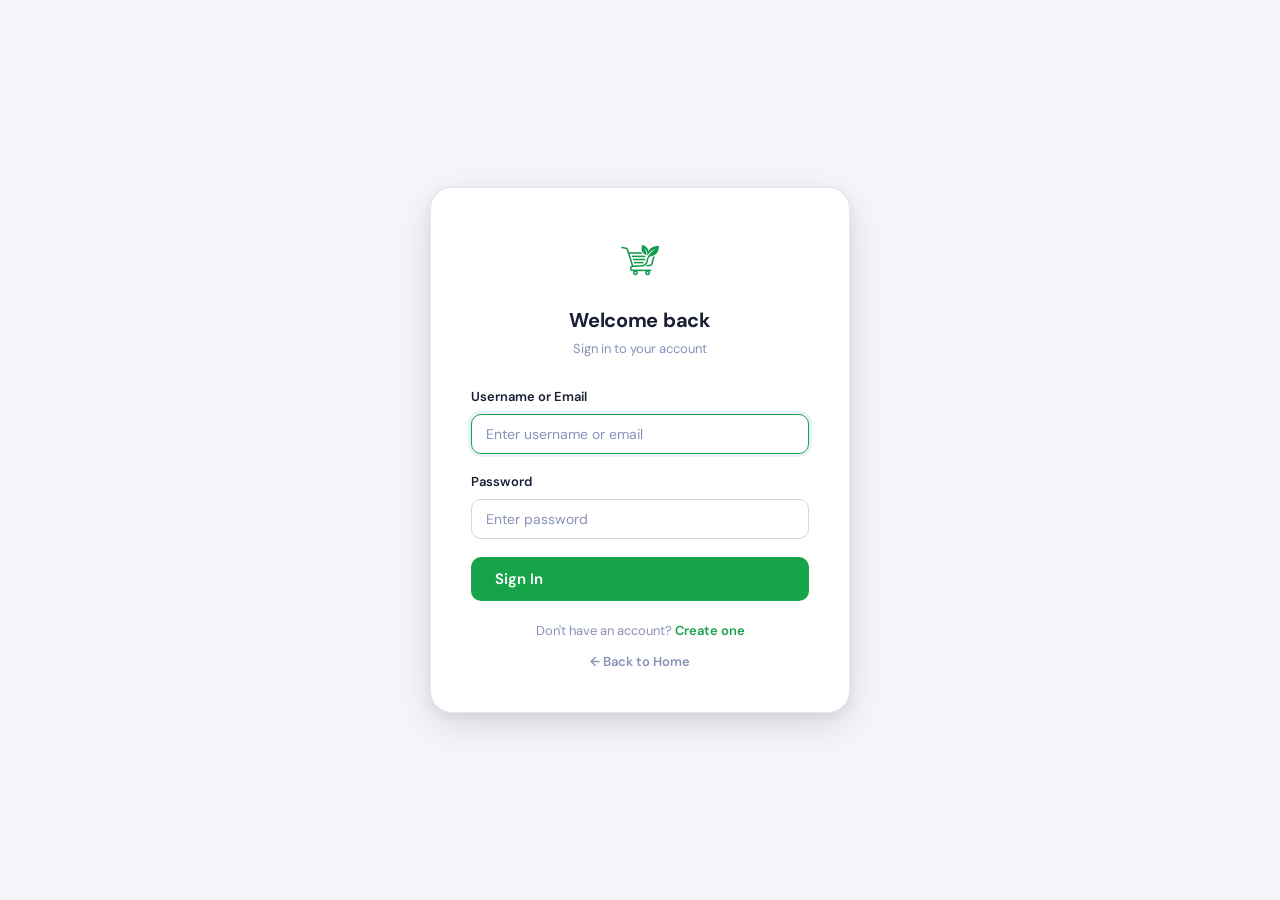
<file: Frontend/pages/admin-vision.html>
<!DOCTYPE html>
<html lang="en">
<head>
    <meta charset="UTF-8">
    <meta name="viewport" content="width=device-width, initial-scale=1.0">
    <title>AI Vision — Zone Detection — Admin</title>
    <link rel="stylesheet" href="../css/style.css">
    <link rel="stylesheet" href="https://cdnjs.cloudflare.com/ajax/libs/font-awesome/6.5.0/css/all.min.css">
    <style>
        /* ── Zone Management ──────────────────────────────────────── */
        .zone-section-title {
            font-size: 13px;
            font-weight: 700;
            color: var(--muted);
            text-transform: uppercase;
            letter-spacing: 0.8px;
            margin-bottom: 14px;
        }

        .zone-grid {
            display: grid;
            grid-template-columns: repeat(auto-fill, minmax(280px, 1fr));
            gap: 16px;
            margin-bottom: 28px;
        }

        .zone-card {
            background: var(--white);
            border: 1px solid var(--border);
            border-radius: var(--radius-lg);
            padding: 18px 20px;
            cursor: pointer;
            transition: all 0.2s;
            position: relative;
            overflow: hidden;
        }

        .zone-card:hover { box-shadow: var(--shadow); transform: translateY(-1px); }
        .zone-card.selected { border-color: var(--primary); box-shadow: 0 0 0 2px rgba(79,142,247,0.15); }

        .zone-card-header {
            display: flex;
            align-items: center;
            justify-content: space-between;
            margin-bottom: 10px;
        }

        .zone-card-name {
            font-size: 15px;
            font-weight: 700;
            color: var(--text);
        }

        .zone-badge {
            font-size: 10px;
            font-weight: 700;
            padding: 3px 8px;
            border-radius: 20px;
            text-transform: uppercase;
            letter-spacing: 0.5px;
        }

        .zone-badge.active { background: var(--green-bg); color: var(--green); }
        .zone-badge.inactive { background: var(--border); color: var(--muted); }

        .zone-card-desc {
            font-size: 12px;
            color: var(--muted);
            margin-bottom: 10px;
            line-height: 1.5;
        }

        .zone-tags {
            display: flex;
            flex-wrap: wrap;
            gap: 5px;
            margin-bottom: 12px;
        }

        .zone-tag {
            font-size: 10px;
            font-weight: 600;
            background: var(--primary-bg);
            color: var(--primary);
            padding: 2px 8px;
            border-radius: 12px;
        }

        .zone-stats-row {
            display: flex;
            justify-content: space-between;
            align-items: center;
            padding-top: 10px;
            border-top: 1px solid var(--border);
            font-size: 12px;
        }

        .zone-stat {
            text-align: center;
        }

        .zone-stat-num {
            font-size: 18px;
            font-weight: 800;
            color: var(--text);
        }

        .zone-stat-label {
            font-size: 10px;
            color: var(--muted);
            font-weight: 600;
            text-transform: uppercase;
        }

        .zone-actions {
            display: flex;
            gap: 6px;
        }

        .zone-action-btn {
            width: 28px;
            height: 28px;
            border-radius: 6px;
            border: 1px solid var(--border);
            background: var(--bg);
            color: var(--muted);
            cursor: pointer;
            display: flex;
            align-items: center;
            justify-content: center;
            font-size: 11px;
            transition: all 0.15s;
        }

        .zone-action-btn:hover { background: var(--primary-bg); color: var(--primary); border-color: var(--primary); }
        .zone-action-btn.danger:hover { background: var(--red-bg); color: var(--red); border-color: var(--red); }

        /* ── Add Zone Card ────────────────────────────────────────── */
        .zone-card.add-zone {
            border: 2px dashed var(--border);
            display: flex;
            flex-direction: column;
            align-items: center;
            justify-content: center;
            min-height: 180px;
            color: var(--muted);
            transition: all 0.2s;
        }

        .zone-card.add-zone:hover {
            border-color: var(--primary);
            color: var(--primary);
            background: var(--primary-bg);
        }

        .zone-card.add-zone i { font-size: 28px; margin-bottom: 8px; }
        .zone-card.add-zone span { font-size: 13px; font-weight: 600; }

        /* ── Detection Panel ──────────────────────────────────────── */
        .detection-panel {
            display: grid;
            grid-template-columns: 1fr 360px;
            gap: 20px;
            margin-bottom: 28px;
        }

        .camera-area {
            background: var(--white);
            border: 1px solid var(--border);
            border-radius: var(--radius-lg);
            overflow: hidden;
        }

        .camera-toolbar {
            display: flex;
            justify-content: space-between;
            align-items: center;
            padding: 14px 20px;
            border-bottom: 1px solid var(--border);
        }

        .camera-toolbar-left {
            display: flex;
            align-items: center;
            gap: 10px;
        }

        .camera-toolbar-title {
            font-size: 14px;
            font-weight: 700;
            color: var(--text);
        }

        .camera-toolbar-zone {
            font-size: 12px;
            color: var(--muted);
        }

        .camera-toolbar-actions {
            display: flex;
            gap: 8px;
        }

        .cam-btn {
            display: flex;
            align-items: center;
            gap: 6px;
            padding: 7px 14px;
            border-radius: var(--radius);
            font-size: 12px;
            font-weight: 600;
            border: 1px solid var(--border);
            background: var(--bg);
            color: var(--text);
            cursor: pointer;
            transition: all 0.15s;
        }

        .cam-btn:hover { background: var(--primary-bg); color: var(--primary); border-color: var(--primary); }

        .cam-btn.primary {
            background: var(--primary);
            color: white;
            border-color: var(--primary);
        }

        .cam-btn.primary:hover { background: var(--primary-h); }

        .cam-btn.danger {
            background: var(--red);
            color: white;
            border-color: var(--red);
        }

        .cam-btn:disabled { opacity: 0.5; cursor: not-allowed; }

        .camera-viewport {
            position: relative;
            background: #0f1117;
            height: 400px;
            display: flex;
            align-items: center;
            justify-content: center;
            overflow: hidden;
        }

        .camera-viewport video,
        .camera-viewport img {
            width: 100%;
            height: 100%;
            object-fit: contain;
        }

        .detection-overlay {
            position: absolute;
            top: 0;
            left: 0;
            width: 100%;
            height: 100%;
            pointer-events: none;
            z-index: 5;
        }

        .camera-placeholder {
            text-align: center;
            color: rgba(255,255,255,0.35);
        }

        .camera-placeholder i { font-size: 52px; margin-bottom: 12px; display: block; }
        .camera-placeholder p { font-size: 13px; }
        .camera-placeholder .hint { font-size: 11px; margin-top: 6px; opacity: 0.6; }

        .scanning-overlay {
            position: absolute;
            inset: 0;
            display: none;
            align-items: center;
            justify-content: center;
            background: rgba(0,0,0,0.6);
            z-index: 10;
        }

        .scanning-overlay.active { display: flex; }

        .scanning-spinner {
            width: 48px;
            height: 48px;
            border: 4px solid rgba(255,255,255,0.2);
            border-top-color: var(--primary);
            border-radius: 50%;
            animation: spin 0.8s linear infinite;
        }

        @keyframes spin { to { transform: rotate(360deg); } }

        /* Detection overlay canvas */
        .detection-overlay {
            position: absolute;
            inset: 0;
            pointer-events: none;
            z-index: 5;
        }

        /* ── Results Panel ────────────────────────────────────────── */
        .results-panel {
            background: var(--white);
            border: 1px solid var(--border);
            border-radius: var(--radius-lg);
            display: flex;
            flex-direction: column;
        }

        .results-header {
            padding: 14px 20px;
            border-bottom: 1px solid var(--border);
            font-size: 14px;
            font-weight: 700;
            color: var(--text);
        }

        .results-body {
            flex: 1;
            overflow-y: auto;
            padding: 16px 20px;
        }

        .result-empty-state {
            text-align: center;
            padding: 40px 20px;
            color: var(--muted);
        }

        .result-empty-state i { font-size: 36px; margin-bottom: 10px; display: block; }
        .result-empty-state p { font-size: 13px; }

        .result-summary {
            display: grid;
            grid-template-columns: 1fr 1fr;
            gap: 10px;
            margin-bottom: 16px;
        }

        .result-summary-card {
            text-align: center;
            padding: 14px;
            border-radius: var(--radius);
        }

        .result-summary-card.products {
            background: var(--primary-bg);
            color: var(--primary);
        }

        .result-summary-card.empty-slots {
            background: var(--red-bg);
            color: var(--red);
        }

        .result-summary-num {
            font-size: 28px;
            font-weight: 800;
        }

        .result-summary-label {
            font-size: 11px;
            font-weight: 600;
            text-transform: uppercase;
            margin-top: 2px;
        }

        .alert-badge {
            display: inline-flex;
            align-items: center;
            gap: 6px;
            padding: 8px 14px;
            border-radius: var(--radius);
            font-size: 12px;
            font-weight: 700;
            width: 100%;
            justify-content: center;
            margin-bottom: 14px;
        }

        .alert-badge.ok { background: var(--green-bg); color: var(--green); }
        .alert-badge.medium { background: var(--orange-bg); color: var(--orange); }
        .alert-badge.high { background: var(--red-bg); color: var(--red); }
        .alert-badge.low { background: var(--primary-bg); color: var(--primary); }

        .detection-list-title {
            font-size: 11px;
            font-weight: 700;
            color: var(--muted);
            text-transform: uppercase;
            letter-spacing: 0.5px;
            margin-bottom: 8px;
        }

        .detection-item {
            display: flex;
            align-items: center;
            justify-content: space-between;
            padding: 8px 12px;
            border-radius: var(--radius);
            margin-bottom: 5px;
            font-size: 12px;
            font-weight: 500;
        }

        .detection-item.product { background: var(--primary-bg); color: var(--primary); }
        .detection-item.empty { background: var(--red-bg); color: var(--red); }

        .detection-conf {
            font-size: 11px;
            font-weight: 700;
            opacity: 0.8;
        }

        /* ── Stats Bar ────────────────────────────────────────────── */
        .stats-bar {
            background: var(--white);
            border: 1px solid var(--border);
            border-radius: var(--radius-lg);
            padding: 20px 24px;
            display: grid;
            grid-template-columns: repeat(5, 1fr);
            gap: 0;
            margin-bottom: 24px;
            box-shadow: var(--shadow-sm);
        }

        .stat-item {
            text-align: center;
            border-right: 1px solid var(--border);
            padding: 0 16px;
        }

        .stat-item:last-child { border-right: none; }
        .stat-num  { font-size: 26px; font-weight: 800; color: var(--text); }
        .stat-desc { font-size: 11px; font-weight: 700; color: var(--muted); text-transform: uppercase; letter-spacing: 0.5px; margin-top: 4px; }

        /* ── History Section ───────────────────────────────────────── */
        .history-table-wrap {
            background: var(--white);
            border: 1px solid var(--border);
            border-radius: var(--radius-lg);
            overflow: hidden;
        }

        .history-table-header {
            display: flex;
            justify-content: space-between;
            align-items: center;
            padding: 14px 20px;
            border-bottom: 1px solid var(--border);
        }

        .history-table-header h3 {
            font-size: 14px;
            font-weight: 700;
            margin: 0;
        }

        .history-table {
            width: 100%;
            border-collapse: collapse;
            font-size: 13px;
        }

        .history-table th {
            text-align: left;
            padding: 10px 16px;
            font-size: 11px;
            font-weight: 700;
            color: var(--muted);
            text-transform: uppercase;
            letter-spacing: 0.5px;
            border-bottom: 1px solid var(--border);
            background: var(--bg);
        }

        .history-table td {
            padding: 10px 16px;
            border-bottom: 1px solid var(--border);
            color: var(--text);
        }

        .history-table tr:last-child td { border-bottom: none; }

        .history-alert {
            font-size: 10px;
            font-weight: 700;
            padding: 2px 8px;
            border-radius: 12px;
            text-transform: uppercase;
        }

        .history-alert.ok { background: var(--green-bg); color: var(--green); }
        .history-alert.medium { background: var(--orange-bg); color: var(--orange); }
        .history-alert.high { background: var(--red-bg); color: var(--red); }

        /* ── Modal ─────────────────────────────────────────────────── */
        .modal-overlay {
            display: none;
            position: fixed;
            inset: 0;
            background: rgba(0,0,0,0.5);
            z-index: 1000;
            align-items: center;
            justify-content: center;
        }

        .modal-overlay.active { display: flex; }

        .modal-box {
            background: var(--white);
            border-radius: var(--radius-lg);
            width: 480px;
            max-width: 92vw;
            max-height: 85vh;
            overflow-y: auto;
            box-shadow: 0 20px 60px rgba(0,0,0,0.25);
        }

        .modal-header {
            padding: 20px 24px;
            border-bottom: 1px solid var(--border);
            display: flex;
            justify-content: space-between;
            align-items: center;
        }

        .modal-header h3 {
            font-size: 16px;
            font-weight: 700;
            margin: 0;
        }

        .modal-close {
            width: 32px;
            height: 32px;
            border-radius: 8px;
            border: none;
            background: var(--bg);
            color: var(--muted);
            cursor: pointer;
            font-size: 14px;
            display: flex;
            align-items: center;
            justify-content: center;
        }

        .modal-close:hover { background: var(--red-bg); color: var(--red); }

        .modal-body { padding: 20px 24px; }

        .form-group {
            margin-bottom: 16px;
        }

        .form-group label {
            display: block;
            font-size: 12px;
            font-weight: 700;
            color: var(--text);
            margin-bottom: 6px;
        }

        .form-group input,
        .form-group textarea,
        .form-group select {
            width: 100%;
            padding: 9px 12px;
            border: 1px solid var(--border);
            border-radius: var(--radius);
            font-size: 13px;
            color: var(--text);
            background: var(--bg);
            outline: none;
            transition: border-color 0.15s;
        }

        .form-group input:focus,
        .form-group textarea:focus,
        .form-group select:focus {
            border-color: var(--primary);
        }

        .form-group textarea { resize: vertical; min-height: 60px; }

        .form-hint {
            font-size: 11px;
            color: var(--muted);
            margin-top: 4px;
        }

        .modal-footer {
            padding: 16px 24px;
            border-top: 1px solid var(--border);
            display: flex;
            justify-content: flex-end;
            gap: 10px;
        }

        .modal-btn {
            padding: 9px 20px;
            border-radius: var(--radius);
            font-size: 13px;
            font-weight: 600;
            border: 1px solid var(--border);
            cursor: pointer;
            transition: all 0.15s;
        }

        .modal-btn.cancel { background: var(--bg); color: var(--text); }
        .modal-btn.cancel:hover { background: var(--border); }

        .modal-btn.save { background: var(--primary); color: white; border-color: var(--primary); }
        .modal-btn.save:hover { background: var(--primary-h); }

        /* ── No-zone selected state ───────────────────────────────── */
        .no-zone-state {
            text-align: center;
            padding: 60px 20px;
            color: var(--muted);
        }

        .no-zone-state i { font-size: 48px; margin-bottom: 14px; display: block; }
        .no-zone-state h3 { font-size: 16px; font-weight: 700; margin-bottom: 6px; color: var(--text); }
        .no-zone-state p { font-size: 13px; }

        /* ── File drop ────────────────────────────────────────────── */
        .drop-zone {
            border: 2px dashed var(--border);
            border-radius: var(--radius);
            padding: 20px;
            text-align: center;
            color: var(--muted);
            cursor: pointer;
            transition: all 0.2s;
            margin-bottom: 10px;
        }

        .drop-zone:hover,
        .drop-zone.dragover {
            border-color: var(--primary);
            background: var(--primary-bg);
            color: var(--primary);
        }

        .drop-zone i { font-size: 24px; margin-bottom: 6px; display: block; }
        .drop-zone p { font-size: 12px; font-weight: 600; }

        @media (max-width: 900px) {
            .detection-panel { grid-template-columns: 1fr; }
            .stats-bar { grid-template-columns: repeat(3, 1fr); }
            .zone-grid { grid-template-columns: 1fr; }
        }
    </style>
</head>
<body>
<div class="layout-admin">

    <!-- Sidebar -->
    <aside class="sidebar">
        <div class="sidebar-logo">
            <div class="brand-icon"><i class="fa-solid fa-cart-shopping" style="color:white;font-size:15px"></i></div>
            <div class="sidebar-logo-text">
                <h3>Smart Supermarket</h3>
                <span>Admin Panel</span>
            </div>
        </div>
        <nav class="sidebar-nav">
            <div class="nav-section-label">Main</div>
            <a href="./admin-dashboard.html" class="sidebar-link">
                <i class="fa-solid fa-chart-line s-icon"></i> Dashboard
            </a>
            <a href="./admin-products.html" class="sidebar-link">
                <i class="fa-solid fa-box s-icon"></i> Products
            </a>
            <a href="./admin-orders.html" class="sidebar-link">
                <i class="fa-solid fa-receipt s-icon"></i> Orders
            </a>
            <a href="./admin-releve.html" class="sidebar-link">
                <i class="fa-solid fa-file-lines s-icon"></i> Statement
            </a>
            <a href="./admin-chatbot.html" class="sidebar-link">
                <i class="fa-solid fa-robot s-icon"></i> AI Assistant
            </a>
            <a href="./admin-vision.html" class="sidebar-link active">
                <i class="fa-solid fa-camera s-icon"></i> Vision AI
            </a>
            <div class="nav-section-label">Store</div>
            <a href="./products.html" class="sidebar-link">
                <i class="fa-solid fa-store s-icon"></i> Storefront
            </a>
            <a href="../index.html" class="sidebar-link">
                <i class="fa-solid fa-house s-icon"></i> Home
            </a>
        </nav>
        <div class="sidebar-footer">
            <div class="user-card">
                <div class="user-avatar" id="admin-avatar">A</div>
                <div class="user-info">
                    <strong id="admin-name">Admin</strong>
                    <small>Administrator</small>
                </div>
                <button class="btn-logout" onclick="doLogout()" title="Logout"><i class="fa-solid fa-right-from-bracket"></i></button>
            </div>
        </div>
    </aside>

    <!-- Main Content -->
    <main class="admin-main">

        <div class="page-header">
            <h1>AI Vision — Zone Detection</h1>
            <p>Create zones, assign product types, and run AI detection to count shelf inventory</p>
        </div>

        <!-- Global stats -->
        <div class="stats-bar" id="stats-bar">
            <div class="stat-item">
                <div class="stat-num" id="stat-zones">0</div>
                <div class="stat-desc">Total Zones</div>
            </div>
            <div class="stat-item">
                <div class="stat-num" id="stat-active" style="color:var(--green)">0</div>
                <div class="stat-desc">Active</div>
            </div>
            <div class="stat-item">
                <div class="stat-num" id="stat-products" style="color:var(--primary)">—</div>
                <div class="stat-desc">Products Detected</div>
            </div>
            <div class="stat-item">
                <div class="stat-num" id="stat-empty" style="color:var(--red)">—</div>
                <div class="stat-desc">Empty Slots</div>
            </div>
            <div class="stat-item">
                <div class="stat-num" id="stat-models">2</div>
                <div class="stat-desc">AI Models</div>
            </div>
        </div>

        <!-- Zone Grid -->
        <div class="zone-section-title"><i class="fa-solid fa-location-dot" style="margin-right:6px"></i> Store Zones</div>
        <div class="zone-grid" id="zone-grid">
            <!-- Dynamically populated -->
        </div>

        <!-- Detection Panel -->
        <div class="zone-section-title"><i class="fa-solid fa-magnifying-glass" style="margin-right:6px"></i> Detection Dashboard</div>
        <div class="detection-panel" id="detection-panel">
            <!-- Camera / Image Area -->
            <div class="camera-area">
                <div class="camera-toolbar" id="camera-toolbar">
                    <div class="camera-toolbar-left">
                        <i class="fa-solid fa-video" style="color:var(--primary)"></i>
                        <div>
                            <div class="camera-toolbar-title" id="cam-zone-name">No Zone Selected</div>
                            <div class="camera-toolbar-zone" id="cam-zone-products">Select a zone to start</div>
                        </div>
                    </div>
                    <div class="camera-toolbar-actions">
                        <label class="cam-btn" id="btn-upload" style="display:none">
                            <i class="fa-solid fa-upload"></i> Upload Image
                            <input type="file" accept="image/*" id="file-input" style="display:none">
                        </label>
                        <button class="cam-btn" id="btn-webcam" style="display:none" onclick="toggleWebcam()">
                            <i class="fa-solid fa-camera"></i> <span id="webcam-text">Start Camera</span>
                        </button>
                    </div>
                </div>
                <!-- Camera URL input bar (hidden until Start Camera is clicked) -->
                <div id="camera-url-bar" style="display:none;padding:8px 16px;background:var(--bg);border-bottom:1px solid var(--border);align-items:center;gap:10px">
                    <div style="display:flex;align-items:center;gap:8px;flex:1">
                        <i class="fa-solid fa-link" style="color:var(--muted);font-size:12px;flex-shrink:0"></i>
                        <input type="text" id="camera-url-input" class="form-control" 
                            placeholder="Paste any video URL (YouTube, webcam site, IP camera...)" 
                            style="padding:7px 12px;font-size:13px;flex:1">
                    </div>
                    <button class="btn btn-primary btn-sm" onclick="connectCamera()" id="btn-connect-camera">
                        <i class="fa-solid fa-plug"></i> Connect
                    </button>
                    <button class="btn btn-outline btn-sm" onclick="useLocalWebcam()">
                        <i class="fa-solid fa-desktop"></i> Local Webcam
                    </button>
                </div>
                <div class="camera-viewport" id="camera-viewport">
                    <div class="camera-placeholder" id="cam-placeholder">
                        <i class="fa-solid fa-map-location-dot"></i>
                        <p>Select a zone from above to begin</p>
                        <p class="hint">You can upload an image or connect a camera via URL/IP</p>
                    </div>
                    <video id="webcam-video" autoplay playsinline style="display:none"></video>
                    <img id="uploaded-img" style="display:none">
                    <img id="camera-stream-img" style="display:none;width:100%;height:100%;object-fit:contain">
                    <canvas id="detection-canvas" class="detection-overlay" style="display:none"></canvas>
                    <div class="scanning-overlay" id="scanning-overlay">
                        <div style="text-align:center">
                            <div class="scanning-spinner"></div>
                            <p style="color:white;font-size:13px;margin-top:12px;font-weight:600">Running YOLO Detection...</p>
                        </div>
                    </div>
                    <!-- Detection Status Bar -->
                    <div id="detection-status-bar" style="display:none;position:absolute;bottom:0;left:0;right:0;background:rgba(0,0,0,0.7);padding:6px 14px;display:none;align-items:center;justify-content:space-between;font-size:11px;color:white;z-index:20;backdrop-filter:blur(4px)">
                        <span id="detect-status-text"><i class="fa-solid fa-circle" style="color:#16a34a;font-size:6px;margin-right:6px"></i>Streaming</span>
                        <span id="detect-status-stats" style="opacity:0.7">Frames: 0 | Detections: 0</span>
                    </div>
                </div>
            </div>

            <!-- Results Panel -->
            <div class="results-panel">
                <div class="results-header">
                    <i class="fa-solid fa-chart-bar" style="margin-right:8px;color:var(--primary)"></i>
                    Detection Results
                </div>
                <div class="results-body" id="results-body">
                    <div class="result-empty-state">
                        <i class="fa-solid fa-microscope"></i>
                        <p>No detection results yet</p>
                        <p style="font-size:11px;margin-top:4px;opacity:0.7">Select a zone and run detection</p>
                    </div>
                </div>
            </div>
        </div>

        <!-- Detection History -->
        <div class="zone-section-title" id="history-title" style="display:none"><i class="fa-solid fa-chart-column" style="margin-right:6px"></i> Detection History</div>
        <div class="history-table-wrap" id="history-wrap" style="display:none">
            <div class="history-table-header">
                <h3 id="history-zone-name">Zone History</h3>
                <button class="cam-btn" onclick="refreshHistory()">
                    <i class="fa-solid fa-rotate"></i> Refresh
                </button>
            </div>
            <table class="history-table">
                <thead>
                    <tr>
                        <th>Date & Time</th>
                        <th>Products</th>
                        <th>Empty Slots</th>
                        <th>Alert</th>
                    </tr>
                </thead>
                <tbody id="history-tbody">
                </tbody>
            </table>
        </div>

    </main>
</div>

<!-- Zone Modal -->
<div class="modal-overlay" id="zone-modal">
    <div class="modal-box">
        <div class="modal-header">
            <h3 id="modal-title">Add New Zone</h3>
            <button class="modal-close" onclick="closeModal()"><i class="fa-solid fa-xmark"></i></button>
        </div>
        <div class="modal-body">
            <input type="hidden" id="edit-zone-id">
            <div class="form-group">
                <label>Zone Name *</label>
                <input type="text" id="zone-name" placeholder="e.g. Dairy Zone">
            </div>
            <div class="form-group">
                <label>Description</label>
                <textarea id="zone-desc" placeholder="Describe what products this zone contains..."></textarea>
            </div>
            <div class="form-group">
                <label>Baseline Capacity *</label>
                <input type="number" id="zone-baseline" placeholder="200" value="0" min="0">
                <div class="form-hint">Max number of products this zone can hold when fully stocked.</div>
            </div>
            <div class="form-group">
                <label>Camera Source</label>
                <input type="text" id="zone-camera" placeholder="0" value="0">
                <div class="form-hint">Use "0" for default webcam or enter an RTSP URL</div>
            </div>
        </div>
        <div class="modal-footer">
            <button class="modal-btn cancel" onclick="closeModal()">Cancel</button>
            <button class="modal-btn save" onclick="saveZone()">Save Zone</button>
        </div>
    </div>
</div>

<script type="module">
    import {
        requireAdmin, getZones, createZone, updateZone, deleteZone,
        toggleZone, runDetection as apiRunDetection, runDetectionBase64,
        getZoneLogs, getVisionSummary
    } from '../js/api.js';

    const user = requireAdmin();
    if (!user) throw new Error("Not admin");

    document.getElementById("admin-name").textContent   = user.username;
    document.getElementById("admin-avatar").textContent = user.username[0].toUpperCase();

    window.doLogout = function() {
        localStorage.removeItem("user");
        window.location.href = "./login.html";
    };

    // ── State ────────────────────────────────────────────────────
    let zones = [];
    let selectedZone = null;
    let webcamStream = null;
    let currentImageFile = null;
    let webcamInterval = null;
    let isDetecting = false;

    // ── Load zones ───────────────────────────────────────────────
    async function loadZones() {
        try {
            const data = await getVisionSummary();
            zones = data.zones || [];
            renderZones();
            updateStats(data);
        } catch (e) {
            console.error("Failed to load zones:", e);
            zones = [];
            renderZones();
        }
    }

    function updateStats(data) {
        document.getElementById("stat-zones").textContent    = data.total_zones || 0;
        document.getElementById("stat-active").textContent   = data.active_zones || 0;
        document.getElementById("stat-products").textContent = data.total_products || "—";
        document.getElementById("stat-empty").textContent    = data.total_empty || "—";
    }

    function renderZones() {
        const grid = document.getElementById("zone-grid");
        grid.innerHTML = "";

        zones.forEach(z => {
            const card = document.createElement("div");
            card.className = `zone-card ${selectedZone?.id === z.id ? 'selected' : ''}`;
            card.onclick = () => selectZone(z);

            const pct = z.stock_percentage != null ? z.stock_percentage : 100;
            const barColor = pct >= 60 ? '#16a34a' : pct >= 40 ? '#ea580c' : '#dc2626';
            const baseline = z.baseline_capacity || 0;

            card.innerHTML = `
                <div class="zone-card-header">
                    <div class="zone-card-name">${z.name}</div>
                    <div style="display:flex;align-items:center;gap:8px">
                        <span class="zone-badge ${z.is_active ? 'active' : 'inactive'}">${z.is_active ? 'Active' : 'Inactive'}</span>
                        <div class="zone-actions">
                            <button class="zone-action-btn" onclick="event.stopPropagation();editZone(${z.id})" title="Edit">
                                <i class="fa-solid fa-pen"></i>
                            </button>
                            <button class="zone-action-btn danger" onclick="event.stopPropagation();removeZone(${z.id})" title="Delete">
                                <i class="fa-solid fa-trash"></i>
                            </button>
                        </div>
                    </div>
                </div>
                <div class="zone-card-desc">${z.description || 'No description'}</div>
                ${baseline > 0 ? `
                <div style="margin:8px 0 10px">
                    <div style="display:flex;justify-content:space-between;align-items:baseline;margin-bottom:3px">
                        <span style="font-size:13px;font-weight:800;color:${barColor}">${pct}% stocked</span>
                        <span style="font-size:10px;color:var(--muted)">${z.last_detected_count} / ${baseline}</span>
                    </div>
                    <div style="height:5px;background:#e5e7eb;border-radius:3px;overflow:hidden">
                        <div style="height:100%;width:${pct}%;background:${barColor};border-radius:3px;transition:width 0.5s"></div>
                    </div>
                </div>` : ''}
                <div class="zone-stats-row">
                    <div class="zone-stat">
                        <div class="zone-stat-num" style="color:var(--primary)">${z.last_detected_count}</div>
                        <div class="zone-stat-label">Products</div>
                    </div>
                    <div class="zone-stat">
                        <div class="zone-stat-num" style="color:var(--red)">${z.empty_slots}</div>
                        <div class="zone-stat-label">Empty</div>
                    </div>
                    <div class="zone-stat">
                        <div class="zone-stat-num" style="color:#6b7280">${baseline || '\u2014'}</div>
                        <div class="zone-stat-label">Baseline</div>
                    </div>
                </div>
            `;
            grid.appendChild(card);
        });

        // Add zone button
        const addCard = document.createElement("div");
        addCard.className = "zone-card add-zone";
        addCard.onclick = () => openAddModal();
        addCard.innerHTML = `
            <i class="fa-solid fa-plus"></i>
            <span>Add New Zone</span>
        `;
        grid.appendChild(addCard);
    }

    // ── Select Zone ──────────────────────────────────────────────
    function selectZone(zone) {
        selectedZone = zone;
        renderZones();

        // Update camera toolbar
        document.getElementById("cam-zone-name").textContent = zone.name;
        document.getElementById("cam-zone-products").textContent =
            `Capacity: ${zone.baseline_capacity || '—'}`;

        // Show buttons
        document.getElementById("btn-upload").style.display = "flex";
        document.getElementById("btn-webcam").style.display = "flex";

        // Show placeholder with zone info
        document.getElementById("cam-placeholder").innerHTML = `
            <i class="fa-solid fa-camera"></i>
            <p>Zone: <strong>${zone.name}</strong></p>
            <p class="hint">Upload an image or connect a camera — detection runs automatically</p>
        `;
        document.getElementById("cam-placeholder").style.display = "block";
        document.getElementById("uploaded-img").style.display = "none";
        document.getElementById("detection-canvas").style.display = "none";

        // Reset detection state
        currentImageFile = null;

        // Load history
        loadHistory(zone.id);
    }

    window.selectZone = selectZone;

    // ── Camera toggle — shows/hides the URL bar ─────────────────
    let cameraUrlBarVisible = false;
    let cameraStreamInterval = null;

    window.toggleWebcam = function() {
        const urlBar = document.getElementById("camera-url-bar");
        const btnText = document.getElementById("webcam-text");

        // If a stream is running (webcam or IP), stop everything
        if (webcamStream || cameraStreamInterval) {
            stopAllCameraSources();
            urlBar.style.display = "none";
            cameraUrlBarVisible = false;
            btnText.textContent = "Start Camera";
            return;
        }

        // Toggle the URL bar visibility
        cameraUrlBarVisible = !cameraUrlBarVisible;
        urlBar.style.display = cameraUrlBarVisible ? "flex" : "none";
        btnText.textContent = cameraUrlBarVisible ? "Cancel" : "Start Camera";

        // Pre-fill camera source from zone if available
        if (cameraUrlBarVisible && selectedZone?.camera_source) {
            document.getElementById("camera-url-input").value = selectedZone.camera_source;
        }
    };

    function stopAllCameraSources() {
        const video = document.getElementById("webcam-video");
        const placeholder = document.getElementById("cam-placeholder");
        const canvas = document.getElementById("detection-canvas");
        const streamImg = document.getElementById("camera-stream-img");
        const btnText = document.getElementById("webcam-text");

        // Stop webcam
        if (webcamInterval) { clearInterval(webcamInterval); webcamInterval = null; }
        if (webcamStream) {
            webcamStream.getTracks().forEach(t => t.stop());
            webcamStream = null;
        }
        video.style.display = "none";

        // Stop IP camera stream + frame polling
        if (cameraStreamInterval) {
            clearInterval(cameraStreamInterval);
            cameraStreamInterval = null;
        }
        if (typeof framePollingInterval !== 'undefined' && framePollingInterval) {
            clearInterval(framePollingInterval);
            framePollingInterval = null;
        }
        // Tell backend to stop camera capture
        fetch("/api/vision/camera-stop", { method: "POST" }).catch(() => {});

        if (streamImg.src && streamImg.src.startsWith("blob:")) {
            URL.revokeObjectURL(streamImg.src);
        }
        streamImg.style.display = "none";

        placeholder.style.display = "block";
        canvas.style.display = "none";
        btnText.textContent = "Start Camera";
        currentImageFile = null;
    }

    // ── Connect to video source (via backend OpenCV + yt-dlp) ──────
    window.connectCamera = function() {
        let url = document.getElementById("camera-url-input").value.trim();
        if (!url) { alert("Please enter a video URL."); return; }

        // Auto-add https:// if no scheme
        if (!url.startsWith("http://") && !url.startsWith("https://") && !url.startsWith("rtsp://")) {
            url = "https://" + url;
        }

        const placeholder = document.getElementById("cam-placeholder");
        const video = document.getElementById("webcam-video");
        const streamImg = document.getElementById("camera-stream-img");
        const canvas = document.getElementById("detection-canvas");
        const urlBar = document.getElementById("camera-url-bar");
        const btnText = document.getElementById("webcam-text");
        const connectBtn = document.getElementById("btn-connect-camera");

        // Stop any existing streams
        stopAllCameraSources();

        // Show connecting state
        connectBtn.disabled = true;
        connectBtn.innerHTML = '<i class="fa-solid fa-spinner fa-spin"></i> Connecting...';
        placeholder.innerHTML = `
            <div style="text-align:center">
                <i class="fa-solid fa-spinner fa-spin" style="font-size:32px;color:var(--primary);margin-bottom:12px"></i>
                <p style="font-size:13px;color:var(--text-2);font-weight:600">Connecting to video source...</p>
                <p class="hint" style="word-break:break-all;max-width:400px;margin:4px auto 0">${url}</p>
                <p class="hint" style="margin-top:8px">This may take a few seconds for YouTube/webcam URLs</p>
            </div>
        `;
        placeholder.style.display = "block";

        // Call backend to start the camera session
        fetch("/api/vision/camera-start", {
            method: "POST",
            headers: { "Content-Type": "application/json" },
            body: JSON.stringify({ url: url })
        })
        .then(resp => resp.json())
        .then(data => {
            connectBtn.disabled = false;
            connectBtn.innerHTML = '<i class="fa-solid fa-plug"></i> Connect';

            if (data.error) {
                throw new Error(data.error);
            }

            // Success — stream started on backend
            urlBar.style.display = "none";
            cameraUrlBarVisible = false;
            btnText.textContent = "Stop Camera";
            video.style.display = "none";
            canvas.style.display = "none";

            // Show resolution info
            placeholder.innerHTML = `
                <div style="text-align:center">
                    <i class="fa-solid fa-circle-check" style="font-size:28px;color:#16a34a;margin-bottom:8px"></i>
                    <p style="font-size:13px;font-weight:600;color:var(--text-2)">Connected - ${data.resolution || '?'} @ ${data.fps || '?'} FPS</p>
                    <p class="hint">Loading video feed...</p>
                </div>
            `;

            // Start polling for frames
            startFramePolling();
        })
        .catch(err => {
            connectBtn.disabled = false;
            connectBtn.innerHTML = '<i class="fa-solid fa-plug"></i> Connect';
            placeholder.innerHTML = `
                <div style="text-align:center">
                    <i class="fa-solid fa-circle-xmark" style="font-size:28px;color:var(--red);margin-bottom:8px"></i>
                    <p style="font-size:13px;font-weight:600;color:var(--red)">Connection Failed</p>
                    <p class="hint" style="max-width:350px;margin:4px auto">${err.message}</p>
                </div>
            `;
        });
    };

    // Poll the backend for video frames
    let framePollingInterval = null;
    let detectionCounter = 0;

    function startFramePolling() {
        const streamImg = document.getElementById("camera-stream-img");
        const placeholder = document.getElementById("cam-placeholder");
        const statusBar = document.getElementById("detection-status-bar");
        let streamFrameCount = 0;
        let lastDetectionTotal = 0;
        statusBar.style.display = "flex";

        // Fetch frames at ~5 fps from backend
        framePollingInterval = setInterval(() => {
            fetch(`/api/vision/camera-frame?t=${Date.now()}`)
                .then(resp => {
                    if (!resp.ok) throw new Error("No frame");
                    return resp.blob();
                })
                .then(blob => {
                    if (streamImg.src && streamImg.src.startsWith("blob:")) {
                        URL.revokeObjectURL(streamImg.src);
                    }
                    streamImg.src = URL.createObjectURL(blob);
                    streamImg.style.display = "block";
                    placeholder.style.display = "none";

                    // Update status bar
                    streamFrameCount++;
                    document.getElementById("detect-status-stats").textContent =
                        `Frames: ${streamFrameCount} | Last detect: ${lastDetectionTotal} objects`;

                    // Run detection every 75th frame poll (~every 15s)
                    detectionCounter++;
                    if (detectionCounter >= 75 && !isDetecting) {
                        detectionCounter = 0;
                        document.getElementById("detect-status-text").innerHTML =
                            '<i class="fa-solid fa-spinner fa-spin" style="font-size:10px;margin-right:6px;color:#fbbf24"></i>Analyzing...';
                        autoDetectFromStreamImg().then(() => {
                            document.getElementById("detect-status-text").innerHTML =
                                '<i class="fa-solid fa-circle" style="color:#16a34a;font-size:6px;margin-right:6px"></i>Streaming';
                        });
                    }
                })
                .catch(() => {
                    // Check if stream is still active
                    fetch("/api/vision/camera-status")
                        .then(r => r.json())
                        .then(status => {
                            if (!status.active && status.error) {
                                stopFramePolling();
                                placeholder.innerHTML = `
                                    <div style="text-align:center">
                                        <i class="fa-solid fa-circle-exclamation" style="font-size:28px;color:var(--red);margin-bottom:8px"></i>
                                        <p style="font-size:13px;font-weight:600">${status.error}</p>
                                        <p class="hint">Click Start Camera to reconnect</p>
                                    </div>
                                `;
                                placeholder.style.display = "block";
                                streamImg.style.display = "none";
                                document.getElementById("webcam-text").textContent = "Start Camera";
                            }
                        });
                });
        }, 200);  // Poll every 200ms for smooth video

        // Store in cameraStreamInterval for cleanup
        cameraStreamInterval = framePollingInterval;
    }

    function stopFramePolling() {
        if (framePollingInterval) {
            clearInterval(framePollingInterval);
            framePollingInterval = null;
        }
        detectionCounter = 0;
        document.getElementById("detection-status-bar").style.display = "none";
        // Tell backend to stop the capture
        fetch("/api/vision/camera-stop", { method: "POST" }).catch(() => {});
    }

    async function autoDetectFromStreamImg() {
        if (!selectedZone || isDetecting) return;

        const streamImg = document.getElementById("camera-stream-img");
        if (!streamImg.naturalWidth) return;

        // Capture frame from the stream image
        const tempCanvas = document.createElement("canvas");
        tempCanvas.width = streamImg.naturalWidth;
        tempCanvas.height = streamImg.naturalHeight;
        tempCanvas.getContext("2d").drawImage(streamImg, 0, 0);

        tempCanvas.toBlob(async (blob) => {
            if (!blob) return;
            currentImageFile = new File([blob], "camera_frame.jpg", { type: "image/jpeg" });
            await autoDetect();
        }, "image/jpeg", 0.85);
    }

    // ── Use Local Webcam ─────────────────────────────────────────
    window.useLocalWebcam = async function() {
        const video = document.getElementById("webcam-video");
        const placeholder = document.getElementById("cam-placeholder");
        const btnText = document.getElementById("webcam-text");
        const img = document.getElementById("uploaded-img");
        const canvas = document.getElementById("detection-canvas");
        const urlBar = document.getElementById("camera-url-bar");
        const streamImg = document.getElementById("camera-stream-img");

        // Stop any existing streams
        stopAllCameraSources();

        try {
            webcamStream = await navigator.mediaDevices.getUserMedia({
                video: { width: 640, height: 480 }
            });
            video.srcObject = webcamStream;
            video.style.display = "block";
            placeholder.style.display = "none";
            img.style.display = "none";
            streamImg.style.display = "none";
            canvas.style.display = "none";
            urlBar.style.display = "none";
            cameraUrlBarVisible = false;
            btnText.textContent = "Stop Camera";

            // Auto-detect once video is ready, then every 15s
            video.onloadeddata = () => {
                autoDetect();
                webcamInterval = setInterval(() => {
                    if (webcamStream && !isDetecting) autoDetect();
                }, 15000);
            };
        } catch (e) {
            alert("Could not access local webcam: " + e.message);
        }
    };

    // ── File Upload (auto-triggers detection) ────────────────────
    document.getElementById("file-input").addEventListener("change", function(e) {
        const file = e.target.files[0];
        if (!file) return;

        // Stop any active camera sources FIRST
        stopAllCameraSources();
        document.getElementById("camera-stream-img").style.display = "none";

        // Now set currentImageFile so it doesn't get cleared by stopAllCameraSources
        currentImageFile = file;

        const img = document.getElementById("uploaded-img");
        const placeholder = document.getElementById("cam-placeholder");
        const video = document.getElementById("webcam-video");
        const canvas = document.getElementById("detection-canvas");

        const reader = new FileReader();
        reader.onload = (ev) => {
            img.src = ev.target.result;
            img.style.display = "block";
            placeholder.style.display = "none";
            canvas.style.display = "none";
            // Auto-trigger detection immediately
            autoDetect();
        };
        reader.readAsDataURL(file);
        this.value = ""; // reset so same file can be re-selected
    });

    // ── Auto Detection (runs automatically, no button needed) ────
    async function autoDetect() {
        if (!selectedZone || isDetecting) return;
        isDetecting = true;

        const overlay = document.getElementById("scanning-overlay");
        overlay.classList.add("active");

        try {
            let result;

            if (webcamStream) {
                // Capture frame from webcam
                const video = document.getElementById("webcam-video");
                if (video.videoWidth === 0) { isDetecting = false; overlay.classList.remove("active"); return; }
                const tempCanvas = document.createElement("canvas");
                tempCanvas.width = video.videoWidth;
                tempCanvas.height = video.videoHeight;
                tempCanvas.getContext("2d").drawImage(video, 0, 0);
                const base64 = tempCanvas.toDataURL("image/jpeg", 0.9);
                result = await runDetectionBase64(selectedZone.id, base64);
            } else if (currentImageFile) {
                result = await apiRunDetection(selectedZone.id, currentImageFile);
            } else {
                isDetecting = false;
                overlay.classList.remove("active");
                return;
            }

            if (result.error) {
                console.error("Detection error:", result.error);
            } else {
                displayResults(result);
                drawDetections(result);
                await loadZones();
                if (selectedZone) loadHistory(selectedZone.id);
            }
        } catch (e) {
            console.error("Detection failed:", e);
        } finally {
            overlay.classList.remove("active");
            isDetecting = false;
        }
    }

    window.runDetection = autoDetect;

    // ── Display Detection Results ────────────────────────────────
    function displayResults(result) {
        const body = document.getElementById("results-body");

        const alertIcon = {
            ok: "fa-circle-check",
            medium: "fa-triangle-exclamation",
            high: "fa-circle-exclamation",
            low: "fa-info-circle"
        };

        const alertText = {
            ok: "Stock level healthy (≥60%)",
            medium: "Stock declining (40–59%) — monitor closely",
            high: "CRITICAL — Stock below 40%!",
            low: "Minor issue detected"
        };

        let detectionsHTML = "";
        if (result.detections && result.detections.length > 0) {
            const products = result.detections.filter(d => d.type === "product");
            const empties = result.detections.filter(d => d.type === "empty");

            if (products.length > 0) {
                detectionsHTML += `<div class="detection-list-title">Products Found (${products.length})</div>`;
                products.forEach(d => {
                    detectionsHTML += `
                        <div class="detection-item product">
                            <span><i class="fa-solid fa-box" style="margin-right:6px"></i>${d.label}</span>
                            <span class="detection-conf">${(d.confidence * 100).toFixed(1)}%</span>
                        </div>`;
                });
            }

            if (empties.length > 0) {
                detectionsHTML += `<div class="detection-list-title" style="margin-top:12px">Empty Slots (${empties.length})</div>`;
                empties.forEach(d => {
                    detectionsHTML += `
                        <div class="detection-item empty">
                            <span><i class="fa-solid fa-box-open" style="margin-right:6px"></i>${d.label}</span>
                            <span class="detection-conf">${(d.confidence * 100).toFixed(1)}%</span>
                        </div>`;
                });
            }
        }

        const level = result.alert_level || "ok";
        const pct = result.stock_percentage != null ? result.stock_percentage : (result.zone?.stock_percentage ?? 100);
        const baseline = result.baseline_capacity || result.zone?.baseline_capacity || 0;
        const barColor = pct >= 60 ? '#16a34a' : pct >= 40 ? '#ea580c' : '#dc2626';

        body.innerHTML = `
            <div class="result-summary">
                <div class="result-summary-card products">
                    <div class="result-summary-num">${result.product_count}</div>
                    <div class="result-summary-label">Products</div>
                </div>
                <div class="result-summary-card empty-slots">
                    <div class="result-summary-num">${result.empty_slots}</div>
                    <div class="result-summary-label">Empty Slots</div>
                </div>
            </div>
            <!-- Stock percentage -->
            <div style="margin-bottom:12px;padding:10px 14px;background:var(--bg);border-radius:var(--radius)">
                <div style="display:flex;justify-content:space-between;align-items:baseline;margin-bottom:4px">
                    <span style="font-size:20px;font-weight:800;color:${barColor}">${pct}%</span>
                    <span style="font-size:11px;color:var(--muted);font-weight:600">${result.product_count} / ${baseline || '—'} baseline</span>
                </div>
                <div style="height:8px;background:#e5e7eb;border-radius:4px;overflow:hidden">
                    <div style="height:100%;width:${pct}%;background:${barColor};border-radius:4px;transition:width 0.5s ease"></div>
                </div>
            </div>
            <div class="alert-badge ${level}">
                <i class="fa-solid ${alertIcon[level] || 'fa-info-circle'}"></i>
                ${alertText[level] || level}
            </div>
            <div style="font-size:11px;color:var(--muted);text-align:center;margin-bottom:14px">
                Scanned at ${result.scanned_at || 'now'}
            </div>
            ${detectionsHTML}
        `;
    }

    // ── Draw Bounding Boxes on Canvas ────────────────────────────
    function drawDetections(result) {
        const canvas = document.getElementById("detection-canvas");
        const viewport = document.getElementById("camera-viewport");
        const ctx = canvas.getContext("2d");

        // Always clear canvas first
        canvas.width = viewport.clientWidth;
        canvas.height = viewport.clientHeight;
        canvas.style.display = "block";
        ctx.clearRect(0, 0, canvas.width, canvas.height);

        if (!result.detections || result.detections.length === 0) return;

        const imgW = result.image_width || 640;
        const imgH = result.image_height || 480;

        const scaleX = canvas.width / imgW;
        const scaleY = canvas.height / imgH;
        const scale = Math.min(scaleX, scaleY);

        const offsetX = (canvas.width - imgW * scale) / 2;
        const offsetY = (canvas.height - imgH * scale) / 2;

        result.detections.forEach(det => {
            const [x1, y1, x2, y2] = det.bbox;
            const sx = x1 * scale + offsetX;
            const sy = y1 * scale + offsetY;
            const sw = (x2 - x1) * scale;
            const sh = (y2 - y1) * scale;

            const isProduct = det.type === "product";
            const color = isProduct ? "#4f8ef7" : "#ef4444";

            ctx.strokeStyle = color;
            ctx.lineWidth = 2;
            ctx.strokeRect(sx, sy, sw, sh);

            // Label background
            const label = `${det.label} ${(det.confidence * 100).toFixed(0)}%`;
            ctx.font = "bold 11px sans-serif";
            const textW = ctx.measureText(label).width + 8;
            ctx.fillStyle = color;
            ctx.fillRect(sx, sy - 18, textW, 18);

            // Label text
            ctx.fillStyle = "#fff";
            ctx.fillText(label, sx + 4, sy - 5);
        });
    }

    // ── Zone CRUD ────────────────────────────────────────────────
    window.openAddModal = function() {
        document.getElementById("modal-title").textContent = "Add New Zone";
        document.getElementById("edit-zone-id").value = "";
        document.getElementById("zone-name").value = "";
        document.getElementById("zone-desc").value = "";
        document.getElementById("zone-baseline").value = "0";
        document.getElementById("zone-camera").value = "0";
        document.getElementById("zone-modal").classList.add("active");
    };

    window.editZone = function(id) {
        const z = zones.find(z => z.id === id);
        if (!z) return;
        document.getElementById("modal-title").textContent = "Edit Zone";
        document.getElementById("edit-zone-id").value = z.id;
        document.getElementById("zone-name").value = z.name;
        document.getElementById("zone-desc").value = z.description || "";
        document.getElementById("zone-baseline").value = z.baseline_capacity || 0;
        document.getElementById("zone-camera").value = z.camera_source || "0";
        document.getElementById("zone-modal").classList.add("active");
    };

    window.closeModal = function() {
        document.getElementById("zone-modal").classList.remove("active");
    };

    window.saveZone = async function() {
        const id = document.getElementById("edit-zone-id").value;
        const data = {
            name: document.getElementById("zone-name").value.trim(),
            description: document.getElementById("zone-desc").value.trim(),
            baseline_capacity: parseInt(document.getElementById("zone-baseline").value) || 0,
            camera_source: document.getElementById("zone-camera").value.trim() || "0",
        };

        if (!data.name) return alert("Zone name is required!");
        if (!data.baseline_capacity || data.baseline_capacity <= 0) return alert("Baseline capacity must be greater than 0!");

        try {
            if (id) {
                await updateZone(id, data);
            } else {
                await createZone(data);
            }
            closeModal();
            await loadZones();
        } catch (e) {
            alert("Error saving zone: " + e.message);
        }
    };

    window.removeZone = async function(id) {
        if (!confirm("Delete this zone? This will also delete all detection history.")) return;
        try {
            await deleteZone(id);
            if (selectedZone?.id === id) selectedZone = null;
            await loadZones();
        } catch (e) {
            alert("Error deleting zone: " + e.message);
        }
    };

    // ── Detection History ────────────────────────────────────────
    async function loadHistory(zoneId) {
        const titleEl = document.getElementById("history-title");
        const wrap = document.getElementById("history-wrap");
        const tbody = document.getElementById("history-tbody");
        const nameEl = document.getElementById("history-zone-name");

        titleEl.style.display = "block";
        wrap.style.display = "block";

        const zone = zones.find(z => z.id === zoneId);
        nameEl.textContent = zone ? `${zone.name} — History` : "Zone History";

        try {
            const data = await getZoneLogs(zoneId, 15);
            const logs = data.logs || [];

            if (logs.length === 0) {
                tbody.innerHTML = `
                    <tr>
                        <td colspan="4" style="text-align:center;color:var(--muted);padding:24px">
                            No detection history yet
                        </td>
                    </tr>`;
                return;
            }

            tbody.innerHTML = logs.map(l => `
                <tr>
                    <td>${l.scanned_at}</td>
                    <td><strong style="color:var(--primary)">${l.detected_count}</strong></td>
                    <td><strong style="color:var(--red)">${l.empty_slots}</strong></td>
                    <td><span class="history-alert ${l.alert_level}">${l.alert_level}</span></td>
                </tr>
            `).join("");
        } catch (e) {
            tbody.innerHTML = `
                <tr>
                    <td colspan="4" style="text-align:center;color:var(--red);padding:24px">
                        Failed to load history
                    </td>
                </tr>`;
        }
    }

    window.refreshHistory = function() {
        if (selectedZone) loadHistory(selectedZone.id);
    };

    // ── Init ─────────────────────────────────────────────────────
    loadZones();
</script>
</body>
</html>
</file>
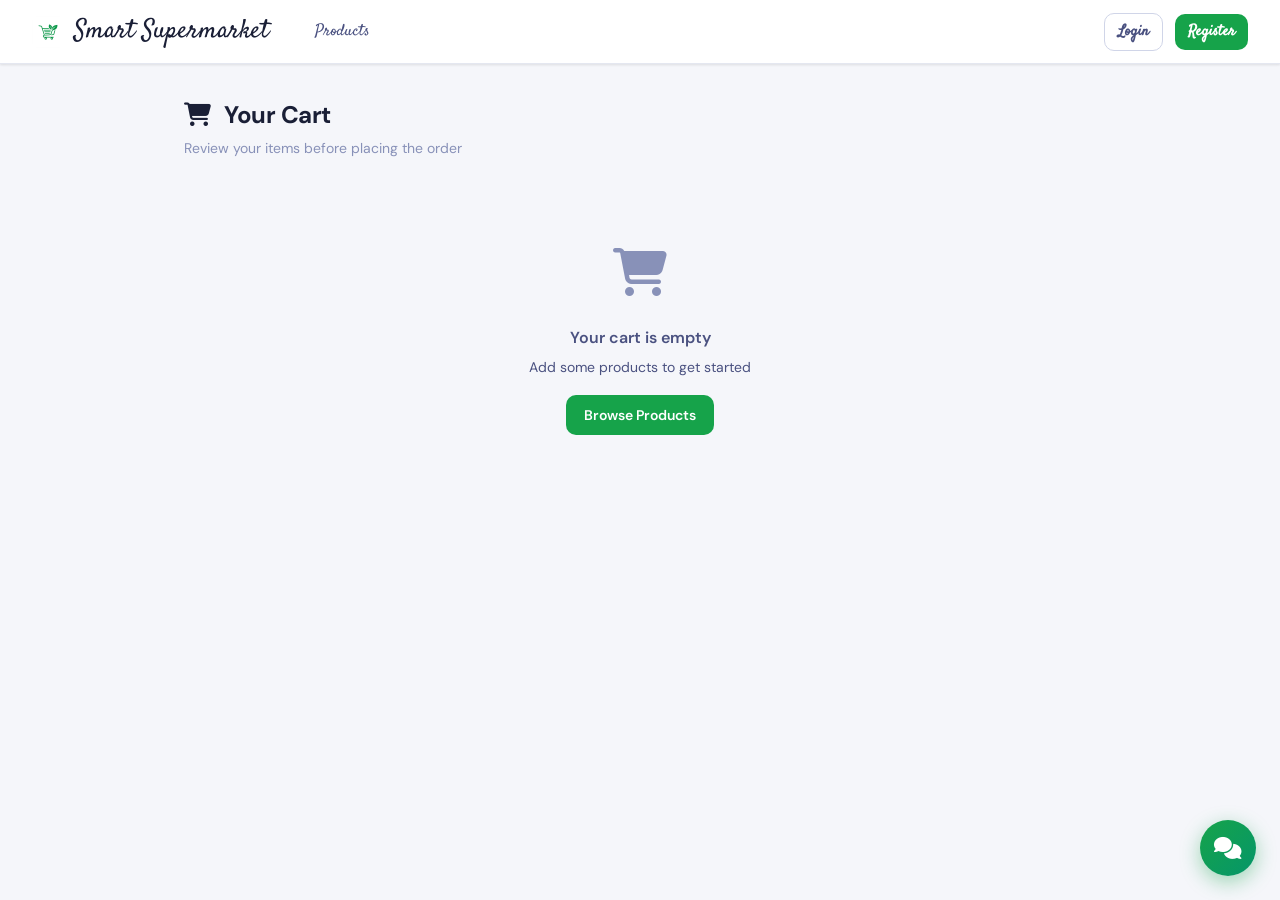
<file: Frontend/pages/cart.html>
<!DOCTYPE html>
<html lang="en">
<head>
    <meta charset="UTF-8">
    <meta name="viewport" content="width=device-width, initial-scale=1.0">
    <title>Cart — Smart Supermarket</title>
    <link rel="stylesheet" href="../css/style.css">
</head>
<body>

<nav id="navbar"></nav>

<div style="max-width:960px;margin:0 auto;padding:32px 24px">

    <div class="page-header">
        <h1><i class="fa-solid fa-cart-shopping" style="margin-right:8px"></i> Your Cart</h1>
        <p>Review your items before placing the order</p>
    </div>

    <div id="cart-content"></div>
</div>

<div class="toast-container" id="toast-container"></div>

<script type="module">
    import { createOrder, getUser } from '../js/api.js';
    import {
        getCart, removeFromCart, updateQty, clearCart,
        getCartTotal, buildNavbar, toast, formatPrice, categoryEmoji
    } from '../js/app.js';

    buildNavbar('cart');

    function render() {
        const cart      = getCart();
        const container = document.getElementById("cart-content");

        if (!cart.length) {
            container.innerHTML = `
                <div class="empty-state">
                    <div class="empty-icon"><i class="fa-solid fa-cart-shopping" style="font-size:48px;color:var(--muted)"></i></div>
                    <h3>Your cart is empty</h3>
                    <p>Add some products to get started</p>
                    <a href="./products.html" class="btn btn-primary mt-16">Browse Products</a>
                </div>`;
            return;
        }

        container.innerHTML = `
            <div style="display:grid;grid-template-columns:1fr 320px;gap:24px;align-items:start">

                <!-- Items -->
                <div class="card" style="padding:0;overflow:hidden">
                    <div style="padding:18px 22px;border-bottom:1px solid var(--border);display:flex;justify-content:space-between;align-items:center">
                        <h3>Items (${cart.reduce((s,i) => s + i.quantity, 0)})</h3>
                        <button class="btn btn-outline btn-sm" onclick="handleClear()"><i class="fa-solid fa-trash"></i> Clear all</button>
                    </div>
                    <div id="items-list"></div>
                </div>

                <!-- Summary -->
                <div>
                    <div class="card" style="margin-bottom:16px">
                        <h3 style="margin-bottom:16px">Order Summary</h3>
                        <div id="summary-rows"></div>
                        <div style="border-top:2px solid var(--border);margin:14px 0;padding-top:14px;display:flex;justify-content:space-between;align-items:center">
                            <span style="font-size:15px;font-weight:700">Total</span>
                            <span style="font-size:20px;font-weight:800;color:var(--primary)" id="total-display"></span>
                        </div>
                        <div class="form-group" style="margin-bottom:12px">
                            <label class="form-label">Note (optional)</label>
                            <textarea id="order-note" class="form-control" rows="2" placeholder="Special instructions..."></textarea>
                        </div>
                        <button class="btn btn-primary w-full btn-lg" id="place-btn" onclick="handlePlaceOrder()">
                            Place Order →
                        </button>
                    </div>
                    <a href="./products.html" class="btn btn-outline w-full" style="justify-content:center">
                        ← Continue Shopping
                    </a>
                </div>
            </div>`;

        renderItems();
        renderSummary();
    }

    function renderItems() {
        const cart = getCart();
        const list = document.getElementById("items-list");
        if (!list) return;

        list.innerHTML = cart.map(item => `
            <div style="display:flex;align-items:center;gap:16px;padding:16px 22px;border-bottom:1px solid var(--border)">
                <div style="width:48px;height:48px;background:var(--bg);border-radius:10px;display:flex;align-items:center;justify-content:center;font-size:24px;flex-shrink:0">
                    <i class="fa-solid fa-box" style="font-size:20px;color:var(--muted)"></i>
                </div>
                <div style="flex:1;min-width:0">
                    <div style="font-weight:600;font-size:14px;color:var(--text)">${item.product_name}</div>
                    <div style="font-size:13px;color:var(--muted)">${formatPrice(item.price)} each</div>
                </div>
                <div style="display:flex;align-items:center;gap:8px">
                    <button class="btn btn-outline btn-sm" style="padding:5px 10px"
                        onclick="changeQty(${item.product_id}, ${item.quantity - 1})">−</button>
                    <span style="font-weight:700;min-width:24px;text-align:center">${item.quantity}</span>
                    <button class="btn btn-outline btn-sm" style="padding:5px 10px"
                        onclick="changeQty(${item.product_id}, ${item.quantity + 1})">+</button>
                </div>
                <div style="font-weight:700;color:var(--primary);min-width:80px;text-align:right">
                    ${formatPrice(item.price * item.quantity)}
                </div>
                <button class="btn btn-ghost btn-sm" style="color:var(--red)"
                    onclick="handleRemove(${item.product_id})">✕</button>
            </div>
        `).join("");
    }

    function renderSummary() {
        const cart  = getCart();
        const rows  = document.getElementById("summary-rows");
        const total = document.getElementById("total-display");
        if (!rows) return;

        rows.innerHTML = cart.map(i => `
            <div style="display:flex;justify-content:space-between;font-size:13px;color:var(--text-2);margin-bottom:8px">
                <span>${i.product_name} × ${i.quantity}</span>
                <span>${formatPrice(i.price * i.quantity)}</span>
            </div>
        `).join("");

        if (total) total.textContent = formatPrice(getCartTotal());
    }

    window.changeQty = function(productId, qty) {
        if (qty < 1) { handleRemove(productId); return; }
        updateQty(productId, qty);
        render();
    };

    window.handleRemove = function(productId) {
        removeFromCart(productId);
        toast("Item removed", "warning");
        render();
    };

    window.handleClear = function() {
        if (!confirm("Clear all items from cart?")) return;
        clearCart();
        render();
    };

    window.handlePlaceOrder = async function() {
        const user = getUser();
        if (!user) {
            toast("Please login to place an order", "error");
            setTimeout(() => window.location.href = "./login.html", 1500);
            return;
        }

        const cart = getCart();
        if (!cart.length) return;

        const note = document.getElementById("order-note")?.value || "";
        const btn  = document.getElementById("place-btn");

        btn.disabled = true;
        btn.innerHTML = `<span class="spinner"></span> Placing order...`;

        const items = cart.map(i => ({ product_id: i.product_id, quantity: i.quantity }));
        const res   = await createOrder(user.id, items, note);

        if (res.error) {
            toast(res.error, "error");
            btn.disabled = false;
            btn.textContent = "Place Order →";
            return;
        }

        clearCart();
        toast("Order placed successfully!", "success");
        setTimeout(() => window.location.href = "./orders.html", 1500);
    };

    render();
</script>

<!-- ── AI Chat Widget ── -->
<link rel="stylesheet" href="https://cdnjs.cloudflare.com/ajax/libs/font-awesome/6.5.0/css/all.min.css">
<div id="chat-widget-fab" onclick="toggleChatWidget()" title="Chat with AI Assistant"><i class="fa-solid fa-comments"></i></div>
<div id="chat-widget-panel">
    <div id="chat-widget-header"><div style="display:flex;align-items:center;gap:10px"><div style="width:32px;height:32px;border-radius:50%;background:linear-gradient(135deg,#16a34a,#059669);display:flex;align-items:center;justify-content:center;color:white;font-size:14px;font-weight:700">AI</div><div><div style="font-size:14px;font-weight:700;color:#1a1f36">Smart Assistant</div><div style="font-size:11px;color:#16a34a;font-weight:600"><i class="fa-solid fa-circle" style="font-size:6px;margin-right:4px"></i>Online</div></div></div><button onclick="toggleChatWidget()" style="background:none;border:none;font-size:18px;color:#8891b8;cursor:pointer;padding:4px"><i class="fa-solid fa-xmark"></i></button></div>
    <div id="chat-widget-messages"><div class="cw-msg bot"><div class="cw-avatar">AI</div><div class="cw-bubble">Hi! Need help with your cart or have questions about products?</div></div></div>
    <div id="chat-widget-input-area"><input type="text" id="chat-widget-input" placeholder="Ask about products..." onkeydown="if(event.key==='Enter')sendChatWidget()"><button onclick="sendChatWidget()" id="chat-widget-send"><i class="fa-solid fa-paper-plane"></i></button></div>
</div>
<style>
    #chat-widget-fab{position:fixed;bottom:24px;right:24px;width:56px;height:56px;border-radius:50%;background:linear-gradient(135deg,#16a34a,#059669);color:white;font-size:22px;display:flex;align-items:center;justify-content:center;cursor:pointer;z-index:900;box-shadow:0 6px 20px rgba(22,163,74,0.4);transition:all 0.25s;animation:fabPulse 3s infinite}#chat-widget-fab:hover{transform:scale(1.1)}@keyframes fabPulse{0%,100%{box-shadow:0 6px 20px rgba(22,163,74,0.4)}50%{box-shadow:0 6px 28px rgba(22,163,74,0.6)}}#chat-widget-panel{position:fixed;bottom:92px;right:24px;width:380px;max-height:520px;background:#fff;border-radius:20px;box-shadow:0 16px 48px rgba(0,0,0,0.15);z-index:901;display:none;flex-direction:column;overflow:hidden;border:1px solid #e4e7f0}#chat-widget-panel.open{display:flex}#chat-widget-header{padding:14px 18px;border-bottom:1px solid #e4e7f0;display:flex;align-items:center;justify-content:space-between;background:#f5f6fa}#chat-widget-messages{flex:1;overflow-y:auto;padding:16px;display:flex;flex-direction:column;gap:14px;max-height:360px;min-height:200px}.cw-msg{display:flex;gap:8px;align-items:flex-start}.cw-msg.user{flex-direction:row-reverse}.cw-avatar{width:28px;height:28px;border-radius:50%;display:flex;align-items:center;justify-content:center;font-size:11px;font-weight:700;flex-shrink:0}.cw-msg.bot .cw-avatar{background:linear-gradient(135deg,#16a34a,#059669);color:white}.cw-msg.user .cw-avatar{background:#16a34a;color:white}.cw-bubble{max-width:80%;padding:10px 14px;border-radius:14px;font-size:13px;line-height:1.55}.cw-msg.bot .cw-bubble{background:#f5f6fa;color:#1a1f36;border-bottom-left-radius:4px}.cw-msg.user .cw-bubble{background:#16a34a;color:white;border-bottom-right-radius:4px}.cw-typing{display:flex;gap:4px;align-items:center;padding:10px 14px}.cw-typing-dot{width:6px;height:6px;background:#8891b8;border-radius:50%;animation:cwBounce 1.2s infinite}.cw-typing-dot:nth-child(2){animation-delay:0.2s}.cw-typing-dot:nth-child(3){animation-delay:0.4s}@keyframes cwBounce{0%,60%,100%{transform:translateY(0);opacity:0.4}30%{transform:translateY(-5px);opacity:1}}#chat-widget-input-area{padding:12px 14px;border-top:1px solid #e4e7f0;display:flex;gap:8px;align-items:center;background:#fff}#chat-widget-input{flex:1;border:1px solid #d0d5e8;border-radius:10px;padding:9px 14px;font-size:13px;outline:none;font-family:inherit}#chat-widget-input:focus{border-color:#16a34a}#chat-widget-send{width:36px;height:36px;border-radius:10px;background:#16a34a;color:white;border:none;font-size:14px;cursor:pointer;display:flex;align-items:center;justify-content:center}#chat-widget-send:hover{background:#15803d}
</style>
<script>
    let _cwOpen=false,_cwHistory=[];const _cwAPI="http://127.0.0.1:5000/api/chatbot/customer";
    function toggleChatWidget(){_cwOpen=!_cwOpen;document.getElementById("chat-widget-panel").classList.toggle("open",_cwOpen);if(_cwOpen)document.getElementById("chat-widget-input").focus()}
    function sendChatWidget(){const input=document.getElementById("chat-widget-input");const text=input.value.trim();if(!text)return;const area=document.getElementById("chat-widget-messages");const user=JSON.parse(localStorage.getItem("user")||"null");const initial=user?user.username[0].toUpperCase():"U";area.innerHTML+=`<div class="cw-msg user"><div class="cw-avatar">${initial}</div><div class="cw-bubble">${text.replace(/</g,'&lt;').replace(/>/g,'&gt;')}</div></div>`;_cwHistory.push({role:"user",content:text});input.value="";area.scrollTop=area.scrollHeight;const typingId="cw-typing-"+Date.now();area.innerHTML+=`<div class="cw-msg bot" id="${typingId}"><div class="cw-avatar">AI</div><div class="cw-bubble"><div class="cw-typing"><div class="cw-typing-dot"></div><div class="cw-typing-dot"></div><div class="cw-typing-dot"></div></div></div></div>`;area.scrollTop=area.scrollHeight;fetch(_cwAPI,{method:"POST",headers:{"Content-Type":"application/json"},body:JSON.stringify({messages:_cwHistory})}).then(r=>r.json()).then(data=>{const el=document.getElementById(typingId);if(el)el.remove();const reply=data.reply||data.error||"Sorry, something went wrong.";_cwHistory.push({role:"assistant",content:reply});area.innerHTML+=`<div class="cw-msg bot"><div class="cw-avatar">AI</div><div class="cw-bubble">${reply.replace(/</g,'&lt;').replace(/>/g,'&gt;').replace(/\n/g,'<br>')}</div></div>`;area.scrollTop=area.scrollHeight}).catch(()=>{const el=document.getElementById(typingId);if(el)el.remove();area.innerHTML+=`<div class="cw-msg bot"><div class="cw-avatar">AI</div><div class="cw-bubble">Sorry, I couldn't connect. Please try again.</div></div>`;area.scrollTop=area.scrollHeight})}
</script>
</body>
</html>
</file>
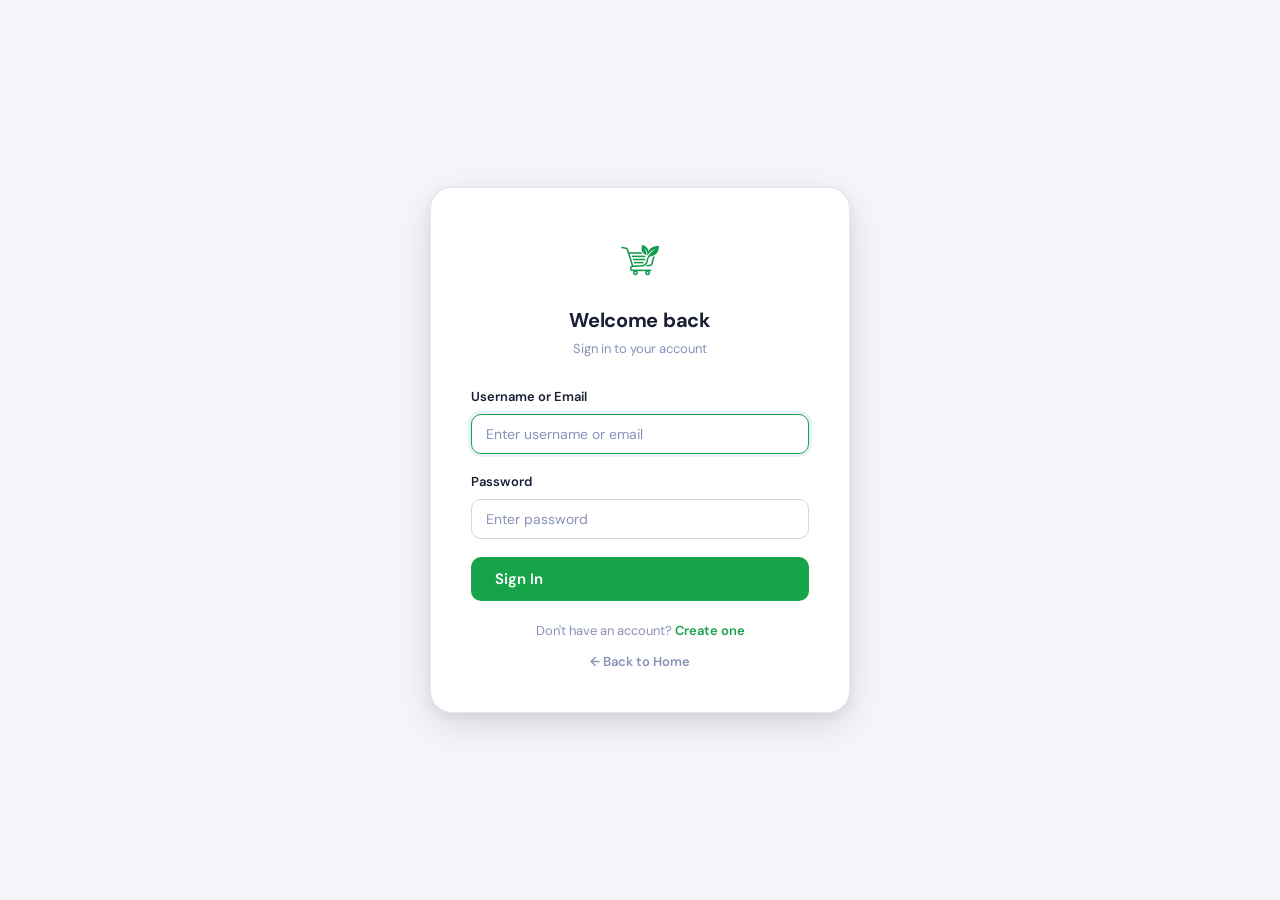
<file: Frontend/pages/login.html>
<!DOCTYPE html>
<html lang="en">
<head>
    <meta charset="UTF-8">
    <meta name="viewport" content="width=device-width, initial-scale=1.0">
    <title>Login — Smart Supermarket</title>
    <link rel="stylesheet" href="../css/style.css">
</head>
<body>
<div class="auth-page">
    <div class="auth-card fade-up">
        <div class="auth-logo">
            <img src="../images/logo.png" alt="Smart Supermarket" style="width:64px;height:64px;border-radius:16px;margin:0 auto 12px;display:block;object-fit:cover;">
            <h2>Welcome back</h2>
            <p>Sign in to your account</p>
        </div>

        <div id="error-box"></div>

        <div class="form-group">
            <label class="form-label">Username or Email</label>
            <input type="text" id="identifier" class="form-control" placeholder="Enter username or email" autofocus>
        </div>
        <div class="form-group">
            <label class="form-label">Password</label>
            <input type="password" id="password" class="form-control" placeholder="Enter password">
        </div>

        <button id="login-btn" class="btn btn-primary w-full btn-lg" onclick="handleLogin()">
            Sign In
        </button>

        <div class="auth-switch">
            Don't have an account? <a href="./register.html">Create one</a>
        </div>

        <div class="auth-switch" style="margin-top:10px">
            <a href="../index.html" style="color:var(--muted)">← Back to Home</a>
        </div>
    </div>
</div>

<script type="module">
    import { login, setUser, getUser } from '../js/api.js';

    // Already logged in?
    if (getUser()) window.location.href = '../index.html';

    window.handleLogin = async function () {
        const identifier = document.getElementById("identifier").value.trim();
        const password   = document.getElementById("password").value;
        const btn        = document.getElementById("login-btn");
        const errorBox   = document.getElementById("error-box");

        errorBox.innerHTML = "";

        if (!identifier || !password) {
            errorBox.innerHTML = `<div class="alert alert-error">All fields are required.</div>`;
            return;
        }

        btn.disabled = true;
        btn.innerHTML = `<span class="spinner"></span> Signing in...`;

        const res = await login(identifier, password);

        if (res.error) {
            errorBox.innerHTML = `<div class="alert alert-error">${res.error}</div>`;
            btn.disabled = false;
            btn.textContent = "Sign In";
            return;
        }

        setUser(res.user);

        if (res.user.role === "admin") {
            window.location.href = "./admin-dashboard.html";
        } else {
            window.location.href = "./products.html";
        }
    };

    document.addEventListener("keydown", e => {
        if (e.key === "Enter") window.handleLogin();
    });
</script>
</body>
</html>
</file>
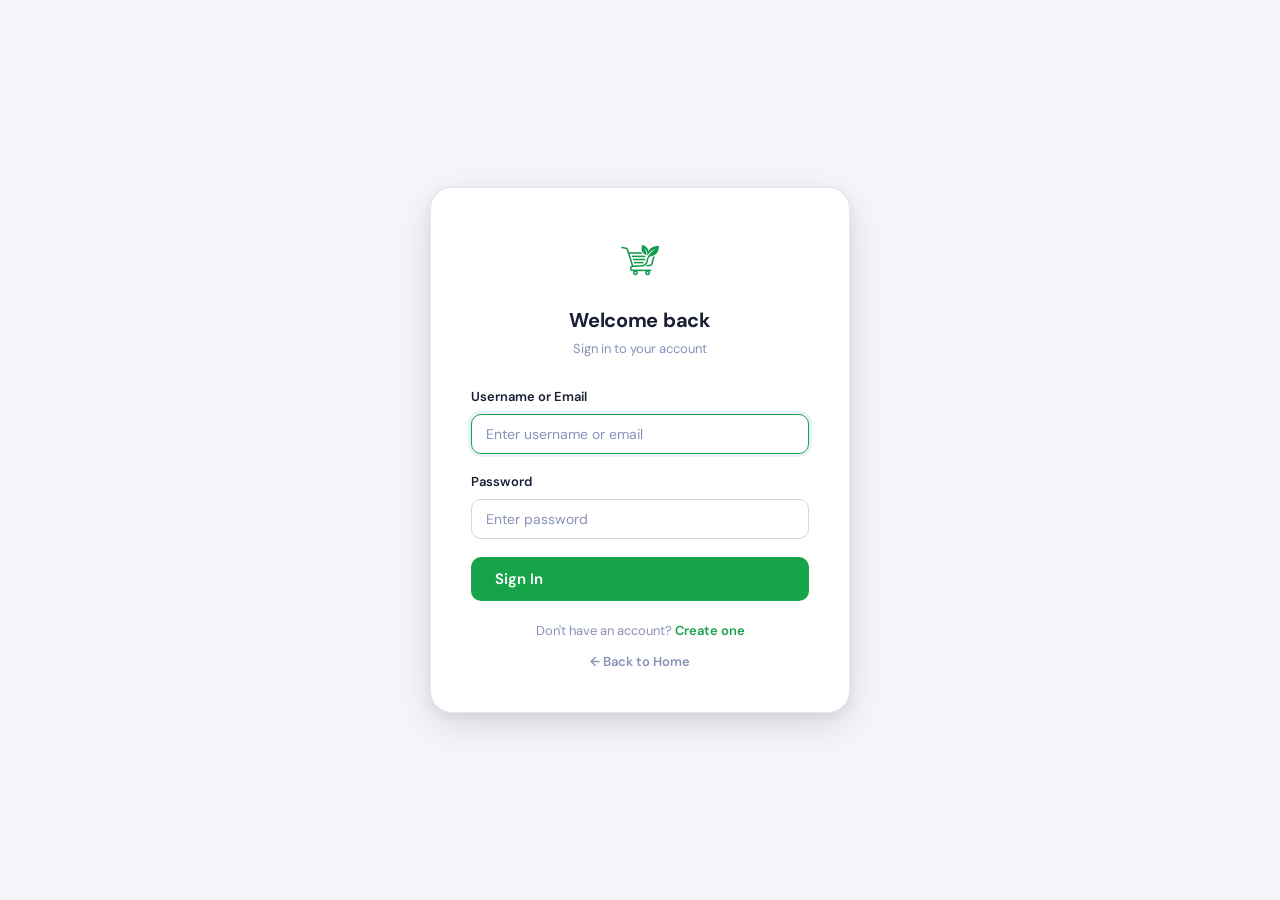
<file: Frontend/pages/orders.html>
<!DOCTYPE html>
<html lang="en">
<head>
    <meta charset="UTF-8">
    <meta name="viewport" content="width=device-width, initial-scale=1.0">
    <title>My Orders — Smart Supermarket</title>
    <link rel="stylesheet" href="../css/style.css">
    <link rel="stylesheet" href="https://cdnjs.cloudflare.com/ajax/libs/font-awesome/6.5.0/css/all.min.css">
</head>
<body>

<nav id="navbar"></nav>

<div style="max-width:860px;margin:0 auto;padding:32px 24px">

    <div class="page-header">
        <h1><i class="fa-solid fa-box page-title-icon"></i> My Orders</h1>
        <p>Track all your past orders</p>
    </div>

    <div id="orders-container">
        <div class="flex-center" style="padding:60px">
            <span class="spinner"></span>
        </div>
    </div>
</div>

<script type="module">
    import { getUserOrders, requireAuth } from '../js/api.js';
    import { buildNavbar, formatPrice, formatDate } from '../js/app.js';

    buildNavbar('orders');

    const user = requireAuth('./login.html');
    if (!user) throw new Error("Not authenticated");

    const STATUS_STEPS = ["pending", "confirmed", "shipped", "delivered"];

    function stepIndex(status) {
        const i = STATUS_STEPS.indexOf(status);
        return i === -1 ? 0 : i;
    }

    async function load() {
        const orders    = await getUserOrders(user.id);
        const container = document.getElementById("orders-container");

        if (!orders.length) {
            container.innerHTML = `
                <div class="empty-state">
                    <div class="empty-icon"><i class="fa-solid fa-box" style="font-size:48px;color:var(--muted)"></i></div>
                    <h3>No orders yet</h3>
                    <p>Start shopping to see your orders here</p>
                    <a href="./products.html" class="btn btn-primary mt-16">Shop Now</a>
                </div>`;
            return;
        }

        container.innerHTML = orders.map(order => {
            const isCancelled = order.status === "cancelled";
            const step = stepIndex(order.status);

            const tracker = isCancelled
                ? `<div class="alert alert-error" style="margin-top:16px">This order was cancelled.</div>`
                : `<div style="margin-top:20px">
                    <div style="display:flex;justify-content:space-between;position:relative;margin-bottom:8px">
                        <div style="position:absolute;top:14px;left:0;right:0;height:3px;background:var(--border);z-index:0"></div>
                        <div style="position:absolute;top:14px;left:0;height:3px;background:var(--primary);z-index:1;width:${step === 0 ? 0 : step === 1 ? 33 : step === 2 ? 66 : 100}%;transition:width 0.4s"></div>
                        ${STATUS_STEPS.map((s, i) => `
                            <div style="display:flex;flex-direction:column;align-items:center;z-index:2;flex:1">
                                <div style="width:28px;height:28px;border-radius:50%;background:${i <= step ? 'var(--primary)' : 'var(--border)'};display:flex;align-items:center;justify-content:center;color:white;font-size:13px;font-weight:700;transition:background 0.3s">
                                    ${i < step ? '✓' : i + 1}
                                </div>
                                <span style="font-size:11px;margin-top:6px;color:${i <= step ? 'var(--primary)' : 'var(--muted)'};font-weight:${i === step ? '700' : '500'};text-transform:capitalize">${s}</span>
                            </div>
                        `).join("")}
                    </div>
                </div>`;

            return `
                <div class="card fade-up" style="margin-bottom:18px">
                    <div class="flex-between" style="margin-bottom:14px">
                        <div class="flex gap-12" style="align-items:center">
                            <span style="font-weight:800;font-size:16px">Order #${order.id}</span>
                            <span class="badge status-${order.status}">${order.status}</span>
                        </div>
                        <div style="text-align:right">
                            <div style="font-size:18px;font-weight:800;color:var(--primary)">${formatPrice(order.total)}</div>
                            <div style="font-size:12px;color:var(--muted)">${order.date}</div>
                        </div>
                    </div>

                    ${tracker}

                    <div style="margin-top:18px;border-top:1px solid var(--border);padding-top:14px">
                        <div style="font-size:12px;font-weight:700;color:var(--muted);text-transform:uppercase;letter-spacing:0.7px;margin-bottom:10px">Items</div>
                        ${order.items.map(item => `
                            <div style="display:flex;justify-content:space-between;align-items:center;padding:7px 0;border-bottom:1px solid var(--border)">
                                <div>
                                    <span style="font-size:14px;font-weight:500">${item.product_name}</span>
                                    <span style="color:var(--muted);font-size:13px;margin-left:6px">× ${item.quantity}</span>
                                </div>
                                <span style="font-weight:600;font-size:14px">${formatPrice(item.subtotal)}</span>
                            </div>
                        `).join("")}
                        ${order.note ? `<p style="margin-top:10px;font-size:13px;color:var(--muted)"><i class="fa-solid fa-note-sticky" style="margin-right:4px"></i> Note: ${order.note}</p>` : ""}
                    </div>
                </div>`;
        }).join("");
    }

    load();
</script>

<!-- ── AI Chat Widget ── -->
<div id="chat-widget-fab" onclick="toggleChatWidget()" title="Chat with AI Assistant"><i class="fa-solid fa-comments"></i></div>
<div id="chat-widget-panel">
    <div id="chat-widget-header"><div style="display:flex;align-items:center;gap:10px"><div style="width:32px;height:32px;border-radius:50%;background:linear-gradient(135deg,#16a34a,#059669);display:flex;align-items:center;justify-content:center;color:white;font-size:14px;font-weight:700">AI</div><div><div style="font-size:14px;font-weight:700;color:#1a1f36">Smart Assistant</div><div style="font-size:11px;color:#16a34a;font-weight:600"><i class="fa-solid fa-circle" style="font-size:6px;margin-right:4px"></i>Online</div></div></div><button onclick="toggleChatWidget()" style="background:none;border:none;font-size:18px;color:#8891b8;cursor:pointer;padding:4px"><i class="fa-solid fa-xmark"></i></button></div>
    <div id="chat-widget-messages"><div class="cw-msg bot"><div class="cw-avatar">AI</div><div class="cw-bubble">Hi! Have questions about your orders or need help with anything?</div></div></div>
    <div id="chat-widget-input-area"><input type="text" id="chat-widget-input" placeholder="Ask me anything..." onkeydown="if(event.key==='Enter')sendChatWidget()"><button onclick="sendChatWidget()" id="chat-widget-send"><i class="fa-solid fa-paper-plane"></i></button></div>
</div>
<style>
    #chat-widget-fab{position:fixed;bottom:24px;right:24px;width:56px;height:56px;border-radius:50%;background:linear-gradient(135deg,#16a34a,#059669);color:white;font-size:22px;display:flex;align-items:center;justify-content:center;cursor:pointer;z-index:900;box-shadow:0 6px 20px rgba(22,163,74,0.4);transition:all 0.25s;animation:fabPulse 3s infinite}#chat-widget-fab:hover{transform:scale(1.1)}@keyframes fabPulse{0%,100%{box-shadow:0 6px 20px rgba(22,163,74,0.4)}50%{box-shadow:0 6px 28px rgba(22,163,74,0.6)}}#chat-widget-panel{position:fixed;bottom:92px;right:24px;width:380px;max-height:520px;background:#fff;border-radius:20px;box-shadow:0 16px 48px rgba(0,0,0,0.15);z-index:901;display:none;flex-direction:column;overflow:hidden;border:1px solid #e4e7f0}#chat-widget-panel.open{display:flex}#chat-widget-header{padding:14px 18px;border-bottom:1px solid #e4e7f0;display:flex;align-items:center;justify-content:space-between;background:#f5f6fa}#chat-widget-messages{flex:1;overflow-y:auto;padding:16px;display:flex;flex-direction:column;gap:14px;max-height:360px;min-height:200px}.cw-msg{display:flex;gap:8px;align-items:flex-start}.cw-msg.user{flex-direction:row-reverse}.cw-avatar{width:28px;height:28px;border-radius:50%;display:flex;align-items:center;justify-content:center;font-size:11px;font-weight:700;flex-shrink:0}.cw-msg.bot .cw-avatar{background:linear-gradient(135deg,#16a34a,#059669);color:white}.cw-msg.user .cw-avatar{background:#16a34a;color:white}.cw-bubble{max-width:80%;padding:10px 14px;border-radius:14px;font-size:13px;line-height:1.55}.cw-msg.bot .cw-bubble{background:#f5f6fa;color:#1a1f36;border-bottom-left-radius:4px}.cw-msg.user .cw-bubble{background:#16a34a;color:white;border-bottom-right-radius:4px}.cw-typing{display:flex;gap:4px;align-items:center;padding:10px 14px}.cw-typing-dot{width:6px;height:6px;background:#8891b8;border-radius:50%;animation:cwBounce 1.2s infinite}.cw-typing-dot:nth-child(2){animation-delay:0.2s}.cw-typing-dot:nth-child(3){animation-delay:0.4s}@keyframes cwBounce{0%,60%,100%{transform:translateY(0);opacity:0.4}30%{transform:translateY(-5px);opacity:1}}#chat-widget-input-area{padding:12px 14px;border-top:1px solid #e4e7f0;display:flex;gap:8px;align-items:center;background:#fff}#chat-widget-input{flex:1;border:1px solid #d0d5e8;border-radius:10px;padding:9px 14px;font-size:13px;outline:none;font-family:inherit}#chat-widget-input:focus{border-color:#16a34a}#chat-widget-send{width:36px;height:36px;border-radius:10px;background:#16a34a;color:white;border:none;font-size:14px;cursor:pointer;display:flex;align-items:center;justify-content:center}#chat-widget-send:hover{background:#15803d}
</style>
<script>
    let _cwOpen=false,_cwHistory=[];const _cwAPI="http://127.0.0.1:5000/api/chatbot/customer";
    function toggleChatWidget(){_cwOpen=!_cwOpen;document.getElementById("chat-widget-panel").classList.toggle("open",_cwOpen);if(_cwOpen)document.getElementById("chat-widget-input").focus()}
    function sendChatWidget(){const input=document.getElementById("chat-widget-input");const text=input.value.trim();if(!text)return;const area=document.getElementById("chat-widget-messages");const user=JSON.parse(localStorage.getItem("user")||"null");const initial=user?user.username[0].toUpperCase():"U";area.innerHTML+=`<div class="cw-msg user"><div class="cw-avatar">${initial}</div><div class="cw-bubble">${text.replace(/</g,'&lt;').replace(/>/g,'&gt;')}</div></div>`;_cwHistory.push({role:"user",content:text});input.value="";area.scrollTop=area.scrollHeight;const typingId="cw-typing-"+Date.now();area.innerHTML+=`<div class="cw-msg bot" id="${typingId}"><div class="cw-avatar">AI</div><div class="cw-bubble"><div class="cw-typing"><div class="cw-typing-dot"></div><div class="cw-typing-dot"></div><div class="cw-typing-dot"></div></div></div></div>`;area.scrollTop=area.scrollHeight;fetch(_cwAPI,{method:"POST",headers:{"Content-Type":"application/json"},body:JSON.stringify({messages:_cwHistory})}).then(r=>r.json()).then(data=>{const el=document.getElementById(typingId);if(el)el.remove();const reply=data.reply||data.error||"Sorry, something went wrong.";_cwHistory.push({role:"assistant",content:reply});area.innerHTML+=`<div class="cw-msg bot"><div class="cw-avatar">AI</div><div class="cw-bubble">${reply.replace(/</g,'&lt;').replace(/>/g,'&gt;').replace(/\n/g,'<br>')}</div></div>`;area.scrollTop=area.scrollHeight}).catch(()=>{const el=document.getElementById(typingId);if(el)el.remove();area.innerHTML+=`<div class="cw-msg bot"><div class="cw-avatar">AI</div><div class="cw-bubble">Sorry, I couldn't connect. Please try again.</div></div>`;area.scrollTop=area.scrollHeight})}
</script>
</body>
</html>
</file>
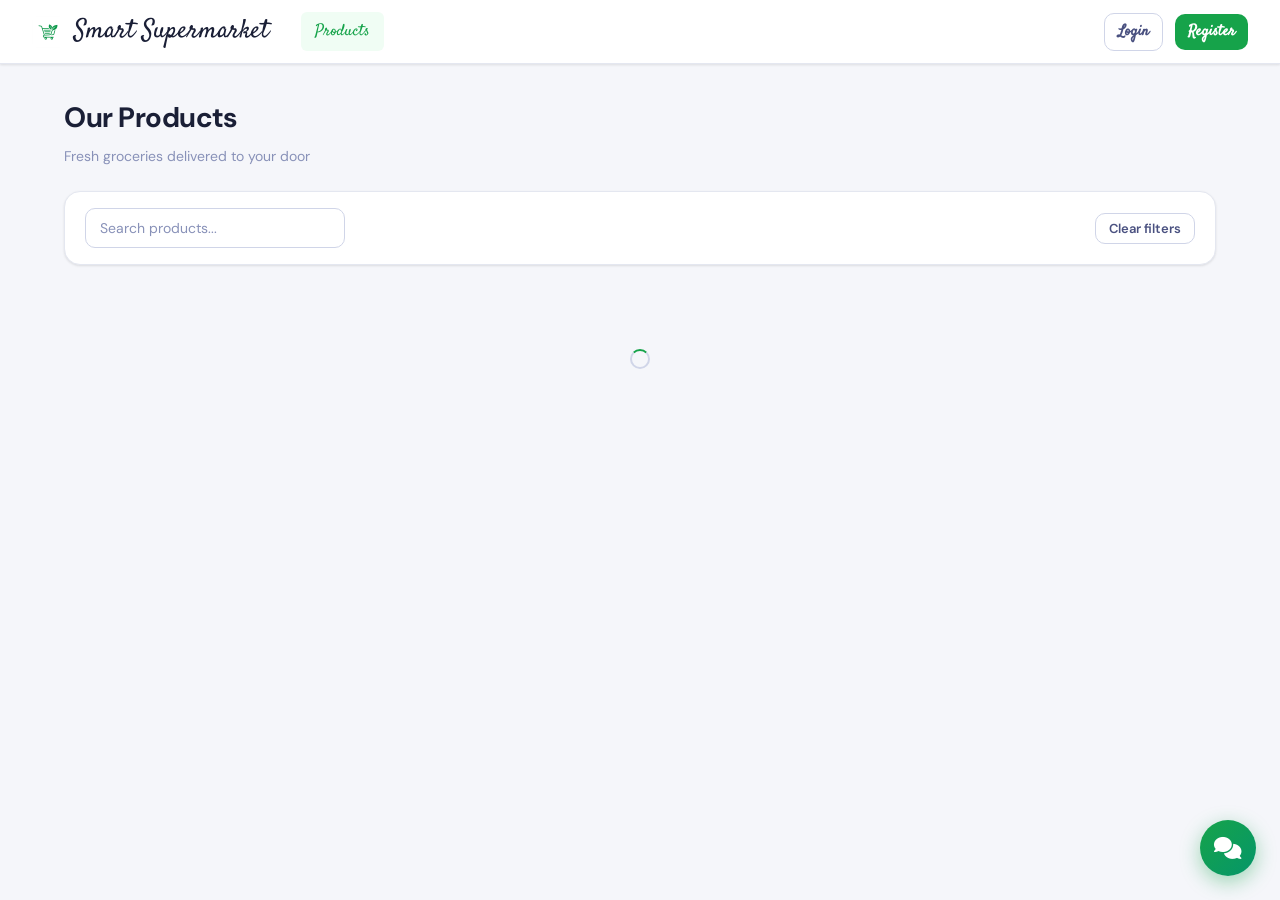
<file: Frontend/pages/products.html>
<!DOCTYPE html>
<html lang="en">
<head>
    <meta charset="UTF-8">
    <meta name="viewport" content="width=device-width, initial-scale=1.0">
    <title>Products — Smart Supermarket</title>
    <link rel="stylesheet" href="../css/style.css">
    <link rel="stylesheet" href="https://cdnjs.cloudflare.com/ajax/libs/font-awesome/6.5.0/css/all.min.css">
    <style>
        /* ── Product Detail Modal ── */
        .product-modal-overlay {
            display: none;
            position: fixed;
            inset: 0;
            background: rgba(15, 20, 40, 0.5);
            z-index: 500;
            align-items: center;
            justify-content: center;
            padding: 20px;
            backdrop-filter: blur(3px);
        }

        .product-modal-overlay.open {
            display: flex;
        }

        .product-modal {
            background: var(--white);
            border-radius: var(--radius-xl);
            width: 100%;
            max-width: 780px;
            max-height: 90vh;
            overflow-y: auto;
            box-shadow: 0 20px 60px rgba(0,0,0,0.2);
            animation: modalIn 0.25s ease;
            position: relative;
        }

        @keyframes modalIn {
            from { opacity: 0; transform: translateY(24px) scale(0.97); }
            to   { opacity: 1; transform: translateY(0) scale(1); }
        }

        .modal-close-btn {
            position: absolute;
            top: 16px;
            right: 16px;
            width: 32px;
            height: 32px;
            border-radius: 50%;
            border: none;
            background: var(--bg);
            color: var(--muted);
            font-size: 16px;
            cursor: pointer;
            display: flex;
            align-items: center;
            justify-content: center;
            z-index: 10;
            transition: background 0.15s, color 0.15s;
        }

        .modal-close-btn:hover { background: var(--border2); color: var(--text); }

        .modal-body {
            display: grid;
            grid-template-columns: 1fr 1fr;
        }

        .modal-image {
            background: #ffffff;
            display: flex;
            align-items: center;
            justify-content: center;
            min-height: 300px;
            border-radius: var(--radius-xl) 0 0 var(--radius-xl);
            overflow: hidden;
        }

        .modal-image img {
            width: 100%;
            height: 100%;
            object-fit: cover;
        }

        .modal-image .emoji-placeholder {
            font-size: 80px;
            opacity: 0.35;
        }

        .modal-info {
            padding: 28px;
            display: flex;
            flex-direction: column;
            gap: 14px;
        }

        .modal-category {
            display: inline-block;
            padding: 3px 12px;
            background: var(--primary-bg);
            color: var(--primary);
            border-radius: 20px;
            font-size: 11px;
            font-weight: 700;
            text-transform: uppercase;
            letter-spacing: 0.5px;
        }

        .modal-product-name {
            font-size: 22px;
            font-weight: 800;
            color: var(--text);
            letter-spacing: -0.5px;
            line-height: 1.2;
        }

        .modal-stars {
            display: flex;
            align-items: center;
            gap: 8px;
        }

        .stars { display: flex; gap: 2px; }
        .star  { font-size: 16px; color: var(--border2); }
        .star.filled { color: #f59e0b; }

        .modal-price {
            font-size: 28px;
            font-weight: 800;
            color: var(--primary);
            letter-spacing: -1px;
        }

        .modal-details {
            background: var(--bg);
            border-radius: var(--radius);
            overflow: hidden;
        }

        .detail-row {
            display: flex;
            align-items: flex-start;
            padding: 9px 14px;
            border-bottom: 1px solid var(--border);
            font-size: 13px;
            gap: 12px;
        }

        .detail-row:last-child { border-bottom: none; }
        .detail-key   { color: var(--muted); font-weight: 600; min-width: 90px; flex-shrink: 0; }
        .detail-value { color: var(--text); font-weight: 500; }

        .modal-cart-row {
            display: flex;
            align-items: center;
            gap: 10px;
            margin-top: auto;
            padding-top: 6px;
        }

        .qty-ctrl {
            display: flex;
            align-items: center;
            border: 1px solid var(--border2);
            border-radius: var(--radius);
            overflow: hidden;
        }

        .qty-ctrl button {
            width: 34px;
            height: 38px;
            border: none;
            background: var(--bg);
            font-size: 16px;
            font-weight: 700;
            cursor: pointer;
            color: var(--text);
            transition: background 0.15s;
        }

        .qty-ctrl button:hover { background: var(--border); }

        .qty-ctrl span {
            width: 38px;
            height: 38px;
            display: flex;
            align-items: center;
            justify-content: center;
            font-size: 14px;
            font-weight: 700;
            border-left: 1px solid var(--border2);
            border-right: 1px solid var(--border2);
        }

        .modal-add-btn {
            flex: 1;
            padding: 10px 18px;
            background: var(--primary);
            color: white;
            border: none;
            border-radius: var(--radius);
            font-size: 14px;
            font-weight: 700;
            cursor: pointer;
            transition: background 0.15s;
        }

        .modal-add-btn:hover    { background: var(--primary-h); }
        .modal-add-btn:disabled { background: var(--muted); cursor: not-allowed; }

        /* Reviews inside modal */
        .modal-reviews {
            padding: 22px 28px;
            border-top: 1px solid var(--border);
        }

        .reviews-title-row {
            display: flex;
            align-items: center;
            justify-content: space-between;
            margin-bottom: 16px;
        }

        .reviews-title { font-size: 15px; font-weight: 700; }

        .review-item {
            padding: 14px 0;
            border-bottom: 1px solid var(--border);
        }

        .review-item:last-child { border-bottom: none; }

        .review-top {
            display: flex;
            align-items: center;
            justify-content: space-between;
            margin-bottom: 6px;
        }

        .reviewer {
            display: flex;
            align-items: center;
            gap: 10px;
        }

        .reviewer-av {
            width: 32px;
            height: 32px;
            border-radius: 50%;
            background: var(--primary);
            color: white;
            display: flex;
            align-items: center;
            justify-content: center;
            font-size: 13px;
            font-weight: 700;
        }

        .reviewer-name { font-size: 13px; font-weight: 700; }
        .reviewer-date { font-size: 11px; color: var(--muted); }
        .review-text   { font-size: 13px; color: var(--text-2); line-height: 1.6; }

        /* Write review */
        .write-review { margin-top: 16px; }
        .write-review h4 { font-size: 13px; font-weight: 700; margin-bottom: 10px; }

        .star-picker {
            display: flex;
            gap: 4px;
            margin-bottom: 10px;
        }

        .star-pick {
            font-size: 24px;
            cursor: pointer;
            color: var(--border2);
            transition: color 0.1s;
            user-select: none;
        }

        .star-pick.selected { color: #f59e0b; }

        .no-reviews {
            text-align: center;
            padding: 24px;
            color: var(--muted);
            font-size: 13px;
        }

        @media (max-width: 640px) {
            .modal-body { grid-template-columns: 1fr; }
            .modal-image { min-height: 200px; border-radius: var(--radius-xl) var(--radius-xl) 0 0; }
        }

        .products-grid {
            display: grid;
            grid-template-columns: repeat(5, 1fr);
            gap: 18px;
        }

        @media (max-width: 1024px) {
            .products-grid { grid-template-columns: repeat(3, 1fr); }
        }

        @media (max-width: 768px) {
            .products-grid { grid-template-columns: repeat(2, 1fr); }
        }

        @media (max-width: 480px) {
            .products-grid { grid-template-columns: 1fr; }
        }

        /* ── FP Card Styles (consistent with homepage) ── */
        .fp-card {
            background: white;
            border: 1px solid var(--border);
            border-radius: var(--radius-lg);
            overflow: hidden;
            transition: all 0.25s ease;
            text-decoration: none;
            color: inherit;
            display: flex;
            flex-direction: column;
        }

        .fp-card:hover {
            transform: translateY(-6px);
            box-shadow: 0 12px 32px rgba(0,0,0,0.1);
        }

        .fp-img {
            width: 100%;
            height: 180px;
            background: white;
            display: flex;
            align-items: center;
            justify-content: center;
            border-bottom: 1px solid var(--border);
            overflow: hidden;
        }

        .fp-img img {
            max-width: 100%;
            max-height: 180px;
            object-fit: contain;
        }

        .fp-img i { font-size: 36px; color: var(--border2); }

        .fp-info {
            padding: 14px;
            flex: 1;
            display: flex;
            flex-direction: column;
        }

        .fp-cat {
            font-size: 11px;
            color: #16a34a;
            font-weight: 700;
            text-transform: uppercase;
            letter-spacing: 0.3px;
            margin-bottom: 4px;
        }

        .fp-name {
            font-size: 14px;
            font-weight: 700;
            color: var(--text);
            margin-bottom: 4px;
            white-space: nowrap;
            overflow: hidden;
            text-overflow: ellipsis;
        }

        .fp-desc {
            font-size: 11px;
            color: var(--muted);
            margin-bottom: 10px;
            display: -webkit-box;
            -webkit-line-clamp: 2;
            -webkit-box-orient: vertical;
            overflow: hidden;
        }

        .fp-bottom {
            display: flex;
            align-items: center;
            justify-content: space-between;
            margin-top: auto;
        }

        .fp-price {
            font-size: 18px;
            font-weight: 800;
            color: var(--text);
        }

        .fp-price small {
            font-size: 11px;
            color: var(--muted);
            font-weight: 500;
        }

        .fp-add {
            width: 36px;
            height: 36px;
            border-radius: 50%;
            border: none;
            background: #16a34a;
            color: white;
            font-size: 16px;
            cursor: pointer;
            transition: all 0.15s;
            display: flex;
            align-items: center;
            justify-content: center;
        }

        .fp-add:hover { background: #15803d; transform: scale(1.1); }
    </style>
</head>
<body>

<nav id="navbar"></nav>

<div style="max-width:1200px;margin:0 auto;padding:32px 24px">

    <div class="flex-between mb-24">
        <div>
            <h1>Our Products</h1>
            <p style="color:var(--muted);margin-top:4px">Fresh groceries delivered to your door</p>
        </div>
    </div>

    <!-- Filters -->
    <div class="card mb-24" style="padding:16px 20px">
        <div class="flex gap-12" style="flex-wrap:wrap;align-items:center">
            <input type="text" id="search-input" class="form-control"
                placeholder="Search products..." style="max-width:260px" oninput="filterProducts()">
            <div id="category-filters" class="flex gap-8" style="flex-wrap:wrap"></div>
            <button class="btn btn-outline btn-sm" onclick="clearFilters()" style="margin-left:auto">
                Clear filters
            </button>
        </div>
    </div>

    <p id="results-count" class="text-muted mb-16"></p>

    <div id="products-grid" class="products-grid">
        <div class="flex-center" style="grid-column:1/-1;padding:60px">
            <span class="spinner"></span>
        </div>
    </div>
</div>

<!-- Product Detail Modal -->
<div class="product-modal-overlay" id="product-modal" onclick="handleOverlayClick(event)">
    <div class="product-modal" id="modal-content">
        <button class="modal-close-btn" onclick="closeModal()">&#10005;</button>
        <div id="modal-inner"></div>
    </div>
</div>

<div class="toast-container" id="toast-container"></div>

<script type="module">
    import { getProducts, getCategories } from '../js/api.js';
    import { addToCart, buildNavbar, toast, categoryEmoji, formatPrice } from '../js/app.js';
    import { getUser } from '../js/api.js';

    buildNavbar('products');

    const API_URL = "http://127.0.0.1:5000/api";
    const user    = getUser();

    let allProducts    = [];
    let activeCategory = "all";
    let modalQty       = 1;
    let modalProduct   = null;
    let selectedRating = 0;

    // ── Categories ────────────────────────────────────────────────
    async function loadCategories() {
        const cats      = await getCategories();
        const container = document.getElementById("category-filters");

        const all = document.createElement("button");
        all.className   = "btn btn-primary btn-sm";
        all.id          = "cat-all";
        all.textContent = "All";
        all.onclick     = () => setCategory("all");
        container.appendChild(all);

        cats.forEach(cat => {
            const btn       = document.createElement("button");
            btn.className   = "btn btn-outline btn-sm";
            btn.id          = "cat-" + cat;
            btn.textContent = cat;
            btn.onclick     = () => setCategory(cat);
            container.appendChild(btn);
        });
    }

    function setCategory(cat) {
        activeCategory = cat;
        document.querySelectorAll("[id^='cat-']").forEach(btn => btn.className = "btn btn-outline btn-sm");
        const active = document.getElementById("cat-" + cat);
        if (active) active.className = "btn btn-primary btn-sm";
        renderProducts();
    }

    // ── Products ──────────────────────────────────────────────────
    async function loadProducts() {
        allProducts = await getProducts();
        renderProducts();
    }

    window.filterProducts = function() { renderProducts(); };

    window.clearFilters = function() {
        document.getElementById("search-input").value = "";
        setCategory("all");
    };

    function renderProducts() {
        const search = document.getElementById("search-input").value.toLowerCase().trim();
        const grid   = document.getElementById("products-grid");

        let filtered = allProducts;
        if (activeCategory !== "all") filtered = filtered.filter(p => p.category === activeCategory);
        if (search) filtered = filtered.filter(p =>
            p.name.toLowerCase().includes(search) ||
            p.category.toLowerCase().includes(search) ||
            (p.description || "").toLowerCase().includes(search)
        );

        document.getElementById("results-count").textContent =
            "Showing " + filtered.length + " product" + (filtered.length !== 1 ? "s" : "");

        if (!filtered.length) {
            grid.innerHTML = '<div class="empty-state" style="grid-column:1/-1"><h3>No products found</h3><p>Try a different search or category</p></div>';
            return;
        }

        grid.innerHTML = filtered.map(p => {
            const emoji   = categoryEmoji(p.category);
            const imgHTML = p.image_url
                ? `<img src="${p.image_url}" alt="${p.name}" style="max-width:100%;max-height:180px;object-fit:contain;">`
                : `<i class="fa-solid fa-box" style="font-size:36px;color:var(--border2)"></i>`;

            const desc = p.description || '';
            const btnDisabled = p.stock === 0 ? 'disabled' : '';
            const stockLabel  = p.stock === 0
                ? '<span style="font-size:11px;color:var(--red);font-weight:600">Out of stock</span>'
                : p.stock <= 5
                    ? '<span style="font-size:11px;color:var(--orange);font-weight:600">Only ' + p.stock + ' left</span>'
                    : '<span style="font-size:11px;color:var(--green);font-weight:600">In stock</span>';
            const dataProduct = JSON.stringify(p).replace(/"/g, '&quot;');

            return `<div class="fp-card fade-up" style="cursor:pointer" onclick="openModal(${p.id})">
                <div class="fp-img">${imgHTML}</div>
                <div class="fp-info">
                    <div class="fp-cat">${p.category}</div>
                    <div class="fp-name">${p.name}</div>
                    ${desc ? `<div class="fp-desc">${desc}</div>` : ''}
                    <div style="margin-bottom:6px">${stockLabel}</div>
                    <div class="fp-bottom">
                        <div class="fp-price">${formatPrice(p.price)} <small>MAD</small></div>
                        <button class="fp-add" onclick="event.stopPropagation();handleAddToCart(${dataProduct})" ${btnDisabled} ${p.stock === 0 ? 'style="background:var(--muted);cursor:not-allowed"' : ''} title="${p.stock === 0 ? 'Out of stock' : 'Add to cart'}">
                            <i class="fa-solid fa-plus"></i>
                        </button>
                    </div>
                </div>
            </div>`;
        }).join("");
    }

    // ── Modal ─────────────────────────────────────────────────────
    window.openModal = async function(productId) {
        modalProduct = allProducts.find(p => p.id === productId);
        if (!modalProduct) return;

        modalQty       = 1;
        selectedRating = 0;

        // Render basic info immediately
        renderModalInfo();

        // Open overlay
        document.getElementById("product-modal").classList.add("open");
        document.body.style.overflow = "hidden";

        // Load reviews async
        loadModalReviews();
    };

    function renderModalInfo() {
        const p       = modalProduct;
        const emoji   = categoryEmoji(p.category);
        const imgHTML = p.image_url
            ? '<img src="' + p.image_url + '" alt="' + p.name + '">'
            : '<div class="emoji-placeholder">' + emoji + '</div>';

        const stockHTML = p.stock === 0
            ? '<span class="badge badge-red">Out of stock</span>'
            : p.stock <= 5
                ? '<span class="badge badge-orange">Only ' + p.stock + ' left</span>'
                : '<span class="badge badge-green">In stock</span>';

        document.getElementById("modal-inner").innerHTML = `
            <div class="modal-body">
                <div class="modal-image">${imgHTML}</div>
                <div class="modal-info">
                    <div><span class="modal-category">${p.category}</span></div>
                    <div class="modal-product-name">${p.name}</div>
                    <div class="modal-stars">
                        <div class="stars" id="modal-stars-display"></div>
                        <span id="modal-avg-text" style="font-size:13px;color:var(--muted)">Loading reviews...</span>
                    </div>
                    <div class="modal-price">${formatPrice(p.price)} ${stockHTML}</div>
                    <div class="modal-details">
                        ${p.description ? '<div class="detail-row"><span class="detail-key">Description</span><span class="detail-value">' + p.description + '</span></div>' : ''}
                        ${p.origin ? '<div class="detail-row"><span class="detail-key">Origin</span><span class="detail-value">' + p.origin + '</span></div>' : ''}
                        <div class="detail-row">
                            <span class="detail-key">Category</span>
                            <span class="detail-value">${p.category}</span>
                        </div>
                        <div class="detail-row">
                            <span class="detail-key">Stock</span>
                            <span class="detail-value">${p.stock > 0 ? p.stock + ' units available' : 'Out of stock'}</span>
                        </div>
                    </div>
                    <div class="modal-cart-row">
                        <div class="qty-ctrl">
                            <button onclick="changeModalQty(-1)">-</button>
                            <span id="modal-qty">1</span>
                            <button onclick="changeModalQty(1)">+</button>
                        </div>
                        <button class="modal-add-btn" onclick="handleModalAddToCart()" ${p.stock === 0 ? 'disabled' : ''}>
                            ${p.stock === 0 ? 'Out of Stock' : 'Add to Cart'}
                        </button>
                    </div>
                </div>
            </div>
            <div class="modal-reviews" id="modal-reviews">
                <div style="text-align:center;padding:20px"><span class="spinner"></span></div>
            </div>`;
    }

    async function loadModalReviews() {
        try {
            const res  = await fetch(API_URL + "/products/" + modalProduct.id + "/reviews");
            const data = await res.json();

            // Update stars
            renderStars("modal-stars-display", data.average);
            document.getElementById("modal-avg-text").textContent =
                data.count > 0 ? data.average + " / 5  (" + data.count + " reviews)" : "No reviews yet";

            renderModalReviews(data);
        } catch (e) {
            document.getElementById("modal-reviews").innerHTML = "";
        }
    }

    function renderModalReviews(data) {
        const container = document.getElementById("modal-reviews");

        const reviewsHTML = data.reviews.length
            ? data.reviews.map(r => {
                const stars = [1,2,3,4,5].map(s =>
                    '<span class="star ' + (s <= r.rating ? 'filled' : '') + '">&#9733;</span>'
                ).join("");
                return '<div class="review-item">'
                    + '<div class="review-top">'
                    + '<div class="reviewer">'
                    + '<div class="reviewer-av">' + r.username[0].toUpperCase() + '</div>'
                    + '<div><div class="reviewer-name">' + r.username + '</div>'
                    + '<div class="reviewer-date">' + r.date + '</div></div>'
                    + '</div>'
                    + '<div class="stars">' + stars + '</div>'
                    + '</div>'
                    + '<p class="review-text">' + r.comment + '</p>'
                    + '</div>';
            }).join("")
            : '<div class="no-reviews">No reviews yet. Be the first to review this product.</div>';

        const writeForm = user ? `
            <div class="write-review">
                <h4>Write a Review</h4>
                <div id="review-err"></div>
                <div class="star-picker" id="modal-star-picker">
                    <span class="star-pick" data-val="1">&#9733;</span>
                    <span class="star-pick" data-val="2">&#9733;</span>
                    <span class="star-pick" data-val="3">&#9733;</span>
                    <span class="star-pick" data-val="4">&#9733;</span>
                    <span class="star-pick" data-val="5">&#9733;</span>
                </div>
                <div class="form-group" style="margin-bottom:10px">
                    <textarea id="modal-comment" class="form-control" rows="2"
                        placeholder="Share your experience..."></textarea>
                </div>
                <button class="btn btn-primary btn-sm" onclick="submitModalReview()">Submit Review</button>
            </div>` : '<p style="font-size:13px;color:var(--muted);margin-top:12px"><a href="./login.html" style="color:var(--primary);font-weight:600">Sign in</a> to write a review.</p>';

        container.innerHTML = `
            <div class="reviews-title-row">
                <span class="reviews-title">Customer Reviews</span>
                <span class="badge badge-blue">${data.count} review${data.count !== 1 ? 's' : ''}</span>
            </div>
            ${reviewsHTML}
            ${writeForm}`;

        // Attach star picker events
        document.querySelectorAll(".star-pick").forEach(star => {
            star.addEventListener("click", () => {
                selectedRating = parseInt(star.dataset.val);
                document.querySelectorAll(".star-pick").forEach((s, i) =>
                    s.classList.toggle("selected", i < selectedRating));
            });
            star.addEventListener("mouseover", () => {
                const val = parseInt(star.dataset.val);
                document.querySelectorAll(".star-pick").forEach((s, i) =>
                    s.style.color = i < val ? "#f59e0b" : "");
            });
            star.addEventListener("mouseout", () => {
                document.querySelectorAll(".star-pick").forEach((s, i) =>
                    s.style.color = i < selectedRating ? "#f59e0b" : "");
            });
        });
    }

    function renderStars(containerId, avg) {
        const el = document.getElementById(containerId);
        if (!el) return;
        el.innerHTML = [1,2,3,4,5].map(s =>
            '<span class="star ' + (s <= Math.round(avg) ? 'filled' : '') + '">&#9733;</span>'
        ).join("");
    }

    // ── Submit review ─────────────────────────────────────────────
    window.submitModalReview = async function() {
        const comment = document.getElementById("modal-comment").value.trim();
        const errBox  = document.getElementById("review-err");
        errBox.innerHTML = "";

        if (!selectedRating) {
            errBox.innerHTML = '<div class="alert alert-error" style="margin-bottom:8px">Please select a rating.</div>';
            return;
        }
        if (!comment) {
            errBox.innerHTML = '<div class="alert alert-error" style="margin-bottom:8px">Please write a comment.</div>';
            return;
        }

        const res  = await fetch(API_URL + "/products/" + modalProduct.id + "/reviews", {
            method:  "POST",
            headers: { "Content-Type": "application/json" },
            body:    JSON.stringify({ user_id: user.id, username: user.username, rating: selectedRating, comment })
        });
        const data = await res.json();

        if (data.error) {
            errBox.innerHTML = '<div class="alert alert-error" style="margin-bottom:8px">' + data.error + '</div>';
            return;
        }

        toast("Review submitted", "success");
        selectedRating = 0;
        loadModalReviews();
    };

    // ── Qty & cart ────────────────────────────────────────────────
    window.changeModalQty = function(delta) {
        modalQty = Math.max(1, Math.min(modalQty + delta, modalProduct.stock));
        document.getElementById("modal-qty").textContent = modalQty;
    };

    window.handleModalAddToCart = function() {
        for (let i = 0; i < modalQty; i++) addToCart(modalProduct);
        toast(modalQty + "x " + modalProduct.name + " added to cart", "success");
    };

    // ── Close modal ───────────────────────────────────────────────
    window.closeModal = function() {
        document.getElementById("product-modal").classList.remove("open");
        document.body.style.overflow = "";
    };

    window.handleOverlayClick = function(e) {
        if (e.target === document.getElementById("product-modal")) closeModal();
    };

    window.handleAddToCart = function(product) {
        if (product.stock === 0) return;
        addToCart(product);
        toast(product.name + " added to cart", "success");
    };

    // ── Init ──────────────────────────────────────────────────────
    await loadCategories();
    await loadProducts();
</script>

<!-- ── AI Chat Widget ── -->
<div id="chat-widget-fab" onclick="toggleChatWidget()" title="Chat with AI Assistant">
    <i class="fa-solid fa-comments"></i>
</div>
<div id="chat-widget-panel">
    <div id="chat-widget-header">
        <div style="display:flex;align-items:center;gap:10px">
            <div style="width:32px;height:32px;border-radius:50%;background:linear-gradient(135deg,#16a34a,#059669);display:flex;align-items:center;justify-content:center;color:white;font-size:14px;font-weight:700">AI</div>
            <div>
                <div style="font-size:14px;font-weight:700;color:#1a1f36">Smart Assistant</div>
                <div style="font-size:11px;color:#16a34a;font-weight:600"><i class="fa-solid fa-circle" style="font-size:6px;margin-right:4px"></i>Online</div>
            </div>
        </div>
        <button onclick="toggleChatWidget()" style="background:none;border:none;font-size:18px;color:#8891b8;cursor:pointer;padding:4px"><i class="fa-solid fa-xmark"></i></button>
    </div>
    <div id="chat-widget-messages">
        <div class="cw-msg bot"><div class="cw-avatar">AI</div><div class="cw-bubble">Hi! I'm your Smart Supermarket assistant. How can I help you find what you're looking for?</div></div>
    </div>
    <div id="chat-widget-input-area">
        <input type="text" id="chat-widget-input" placeholder="Ask about products..." onkeydown="if(event.key==='Enter')sendChatWidget()">
        <button onclick="sendChatWidget()" id="chat-widget-send"><i class="fa-solid fa-paper-plane"></i></button>
    </div>
</div>
<style>
    #chat-widget-fab{position:fixed;bottom:24px;right:24px;width:56px;height:56px;border-radius:50%;background:linear-gradient(135deg,#16a34a,#059669);color:white;font-size:22px;display:flex;align-items:center;justify-content:center;cursor:pointer;z-index:900;box-shadow:0 6px 20px rgba(22,163,74,0.4);transition:all 0.25s;animation:fabPulse 3s infinite}
    #chat-widget-fab:hover{transform:scale(1.1);box-shadow:0 8px 28px rgba(22,163,74,0.5)}
    @keyframes fabPulse{0%,100%{box-shadow:0 6px 20px rgba(22,163,74,0.4)}50%{box-shadow:0 6px 28px rgba(22,163,74,0.6)}}
    #chat-widget-panel{position:fixed;bottom:92px;right:24px;width:380px;max-height:520px;background:#fff;border-radius:20px;box-shadow:0 16px 48px rgba(0,0,0,0.15);z-index:901;display:none;flex-direction:column;overflow:hidden;border:1px solid #e4e7f0;animation:chatSlideUp 0.3s ease}
    #chat-widget-panel.open{display:flex}
    @keyframes chatSlideUp{from{opacity:0;transform:translateY(16px)}to{opacity:1;transform:translateY(0)}}
    #chat-widget-header{padding:14px 18px;border-bottom:1px solid #e4e7f0;display:flex;align-items:center;justify-content:space-between;background:#f5f6fa}
    #chat-widget-messages{flex:1;overflow-y:auto;padding:16px;display:flex;flex-direction:column;gap:14px;max-height:360px;min-height:200px}
    .cw-msg{display:flex;gap:8px;align-items:flex-start}.cw-msg.user{flex-direction:row-reverse}
    .cw-avatar{width:28px;height:28px;border-radius:50%;display:flex;align-items:center;justify-content:center;font-size:11px;font-weight:700;flex-shrink:0}
    .cw-msg.bot .cw-avatar{background:linear-gradient(135deg,#16a34a,#059669);color:white}.cw-msg.user .cw-avatar{background:#16a34a;color:white}
    .cw-bubble{max-width:80%;padding:10px 14px;border-radius:14px;font-size:13px;line-height:1.55}
    .cw-msg.bot .cw-bubble{background:#f5f6fa;color:#1a1f36;border-bottom-left-radius:4px}.cw-msg.user .cw-bubble{background:#16a34a;color:white;border-bottom-right-radius:4px}
    .cw-typing{display:flex;gap:4px;align-items:center;padding:10px 14px}
    .cw-typing-dot{width:6px;height:6px;background:#8891b8;border-radius:50%;animation:cwBounce 1.2s infinite}
    .cw-typing-dot:nth-child(2){animation-delay:0.2s}.cw-typing-dot:nth-child(3){animation-delay:0.4s}
    @keyframes cwBounce{0%,60%,100%{transform:translateY(0);opacity:0.4}30%{transform:translateY(-5px);opacity:1}}
    #chat-widget-input-area{padding:12px 14px;border-top:1px solid #e4e7f0;display:flex;gap:8px;align-items:center;background:#fff}
    #chat-widget-input{flex:1;border:1px solid #d0d5e8;border-radius:10px;padding:9px 14px;font-size:13px;outline:none;font-family:inherit;transition:border-color 0.15s}
    #chat-widget-input:focus{border-color:#16a34a}
    #chat-widget-send{width:36px;height:36px;border-radius:10px;background:#16a34a;color:white;border:none;font-size:14px;cursor:pointer;transition:background 0.15s;display:flex;align-items:center;justify-content:center}
    #chat-widget-send:hover{background:#15803d}
</style>
<script>
    let _cwOpen=false,_cwHistory=[];const _cwAPI="http://127.0.0.1:5000/api/chatbot/customer";
    function toggleChatWidget(){_cwOpen=!_cwOpen;document.getElementById("chat-widget-panel").classList.toggle("open",_cwOpen);if(_cwOpen)document.getElementById("chat-widget-input").focus()}
    function sendChatWidget(){const input=document.getElementById("chat-widget-input");const text=input.value.trim();if(!text)return;const area=document.getElementById("chat-widget-messages");const user=JSON.parse(localStorage.getItem("user")||"null");const initial=user?user.username[0].toUpperCase():"U";area.innerHTML+=`<div class="cw-msg user"><div class="cw-avatar">${initial}</div><div class="cw-bubble">${text.replace(/</g,'&lt;').replace(/>/g,'&gt;')}</div></div>`;_cwHistory.push({role:"user",content:text});input.value="";area.scrollTop=area.scrollHeight;const typingId="cw-typing-"+Date.now();area.innerHTML+=`<div class="cw-msg bot" id="${typingId}"><div class="cw-avatar">AI</div><div class="cw-bubble"><div class="cw-typing"><div class="cw-typing-dot"></div><div class="cw-typing-dot"></div><div class="cw-typing-dot"></div></div></div></div>`;area.scrollTop=area.scrollHeight;fetch(_cwAPI,{method:"POST",headers:{"Content-Type":"application/json"},body:JSON.stringify({messages:_cwHistory})}).then(r=>r.json()).then(data=>{const el=document.getElementById(typingId);if(el)el.remove();const reply=data.reply||data.error||"Sorry, something went wrong.";_cwHistory.push({role:"assistant",content:reply});area.innerHTML+=`<div class="cw-msg bot"><div class="cw-avatar">AI</div><div class="cw-bubble">${reply.replace(/</g,'&lt;').replace(/>/g,'&gt;').replace(/\n/g,'<br>')}</div></div>`;area.scrollTop=area.scrollHeight}).catch(()=>{const el=document.getElementById(typingId);if(el)el.remove();area.innerHTML+=`<div class="cw-msg bot"><div class="cw-avatar">AI</div><div class="cw-bubble">Sorry, I couldn't connect. Please try again.</div></div>`;area.scrollTop=area.scrollHeight})}
</script>
</body>
</html>
</file>
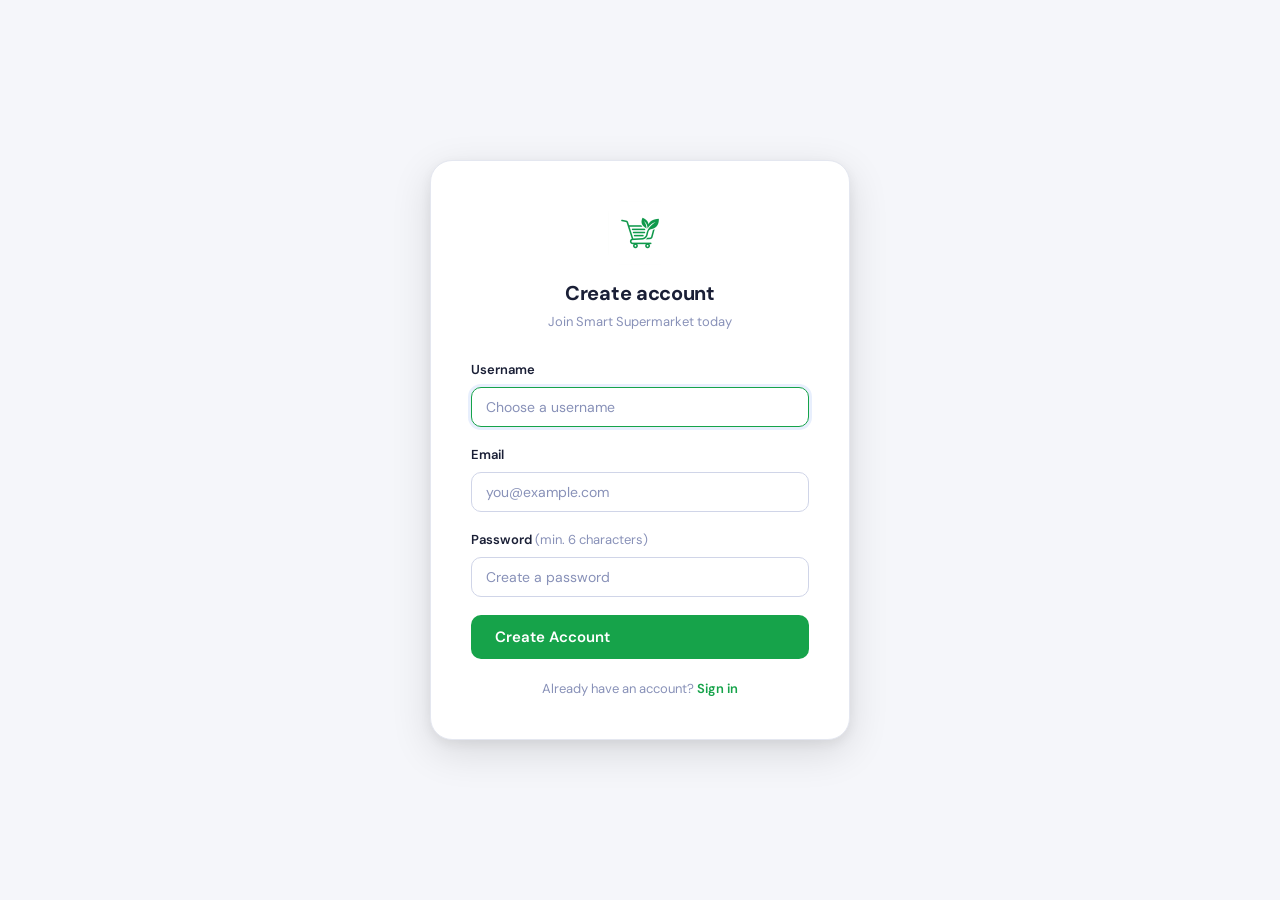
<file: Frontend/pages/register.html>
<!DOCTYPE html>
<html lang="en">
<head>
    <meta charset="UTF-8">
    <meta name="viewport" content="width=device-width, initial-scale=1.0">
    <title>Register — Smart Supermarket</title>
    <link rel="stylesheet" href="../css/style.css">
</head>
<body>
<div class="auth-page">
    <div class="auth-card fade-up">
        <div class="auth-logo">
            <img src="../images/logo.png" alt="Smart Supermarket" style="width:64px;height:64px;border-radius:16px;margin:0 auto 12px;display:block;object-fit:cover;">
            <h2>Create account</h2>
            <p>Join Smart Supermarket today</p>
        </div>

        <div id="error-box"></div>

        <div class="form-group">
            <label class="form-label">Username</label>
            <input type="text" id="username" class="form-control" placeholder="Choose a username" autofocus>
        </div>
        <div class="form-group">
            <label class="form-label">Email</label>
            <input type="email" id="email" class="form-control" placeholder="you@example.com">
        </div>
        <div class="form-group">
            <label class="form-label">Password <span style="color:var(--muted);font-weight:400">(min. 6 characters)</span></label>
            <input type="password" id="password" class="form-control" placeholder="Create a password">
        </div>

        <button id="reg-btn" class="btn btn-primary w-full btn-lg" onclick="handleRegister()">
            Create Account
        </button>

        <div class="auth-switch">
            Already have an account? <a href="./login.html">Sign in</a>
        </div>
    </div>
</div>

<script type="module">
    import { register, setUser } from '../js/api.js';

    window.handleRegister = async function () {
        const username = document.getElementById("username").value.trim();
        const email    = document.getElementById("email").value.trim();
        const password = document.getElementById("password").value;
        const btn      = document.getElementById("reg-btn");
        const errorBox = document.getElementById("error-box");

        errorBox.innerHTML = "";

        if (!username || !email || !password) {
            errorBox.innerHTML = `<div class="alert alert-error">All fields are required.</div>`;
            return;
        }

        btn.disabled = true;
        btn.innerHTML = `<span class="spinner"></span> Creating account...`;

        const res = await register(username, email, password);

        if (res.error) {
            errorBox.innerHTML = `<div class="alert alert-error">${res.error}</div>`;
            btn.disabled = false;
            btn.textContent = "Create Account";
            return;
        }

        setUser(res.user);
        window.location.href = "./products.html";
    };
</script>
</body>
</html>
</file>
<file: Frontend/css/style.css>
/* ─────────────────────────────────────────────
   SMART SUPERMARKET — Global Design System
   Theme: Light & Professional
   ───────────────────────────────────────────── */

@import url('https://fonts.googleapis.com/css2?family=DM+Sans:wght@400;500;600;700&family=DM+Mono:wght@400;500&family=Satisfy&display=swap');

/* ── Variables ── */
:root {
    --white:      #ffffff;
    --bg:         #f5f6fa;
    --surface:    #ffffff;
    --border:     #e4e7f0;
    --border2:    #d0d5e8;

    --text:       #1a1f36;
    --text-2:     #4a5180;
    --muted:      #8891b8;

    --primary:    #16a34a;
    --primary-h:  #15803d;
    --primary-bg: #f0fdf4;
    --primary-bd: #bbf7d0;

    --green:      #16a34a;
    --green-bg:   #f0fdf4;
    --green-bd:   #bbf7d0;

    --red:        #dc2626;
    --red-bg:     #fef2f2;
    --red-bd:     #fecaca;

    --orange:     #ea580c;
    --orange-bg:  #fff7ed;
    --orange-bd:  #fed7aa;

    --yellow:     #ca8a04;
    --yellow-bg:  #fefce8;
    --yellow-bd:  #fef08a;

    --radius-sm:  6px;
    --radius:     10px;
    --radius-lg:  16px;
    --radius-xl:  22px;

    --shadow-sm:  0 1px 3px rgba(0,0,0,0.07), 0 1px 2px rgba(0,0,0,0.04);
    --shadow:     0 4px 16px rgba(0,0,0,0.08), 0 1px 3px rgba(0,0,0,0.05);
    --shadow-lg:  0 12px 40px rgba(0,0,0,0.12), 0 4px 12px rgba(0,0,0,0.06);

    --font:       'DM Sans', system-ui, sans-serif;
    --font-mono:  'DM Mono', monospace;

    --nav-h:      64px;
    --sidebar-w:  256px;
}

/* ── Reset ── */
*, *::before, *::after { box-sizing: border-box; margin: 0; padding: 0; }
html { scroll-behavior: smooth; }
body { font-family: var(--font); background: var(--bg); color: var(--text); line-height: 1.6; -webkit-font-smoothing: antialiased; }

/* ── Hide all scrollbars (keep scroll functionality) ── */
*::-webkit-scrollbar { display: none; }
* { -ms-overflow-style: none; scrollbar-width: none; }
img  { max-width: 100%; display: block; }
a    { text-decoration: none; color: inherit; }
button { cursor: pointer; font-family: var(--font); }
input, select, textarea { font-family: var(--font); }

/* ── Typography ── */
h1 { font-size: 28px; font-weight: 700; letter-spacing: -0.5px; }
h2 { font-size: 22px; font-weight: 700; letter-spacing: -0.3px; }
h3 { font-size: 17px; font-weight: 600; }
h4 { font-size: 15px; font-weight: 600; }
p  { font-size: 14px; color: var(--text-2); }

/* ── Navbar ── */
.navbar {
    height: var(--nav-h);
    background: var(--white);
    border-bottom: 1px solid var(--border);
    display: flex;
    align-items: center;
    padding: 0 32px;
    gap: 32px;
    position: sticky;
    top: 0;
    z-index: 200;
    box-shadow: var(--shadow-sm);
}

.nav-brand {
    display: flex;
    align-items: center;
    gap: 10px;
    font-family: 'Satisfy', cursive;
    font-size: 26px;
    font-weight: 400;
    color: var(--text);
    white-space: nowrap;
}

.nav-brand .brand-icon {
    width: 34px; height: 34px;
    background: var(--primary);
    border-radius: 9px;
    display: flex; align-items: center; justify-content: center;
    font-size: 17px;
}

.nav-links {
    display: flex;
    align-items: center;
    gap: 4px;
    flex: 1;
}

.nav-link {
    padding: 7px 14px;
    border-radius: var(--radius-sm);
    font-family: 'Satisfy', cursive;
    font-size: 16px;
    font-weight: 400;
    color: var(--text-2);
    transition: background 0.15s, color 0.15s;
}

.nav-link:hover  { background: var(--bg); color: var(--text); }
.nav-link.active { background: var(--primary-bg); color: var(--primary); }

.nav-right {
    display: flex;
    align-items: center;
    gap: 12px;
    margin-left: auto;
}

.nav-right .btn {
    font-family: 'Satisfy', cursive;
    font-size: 15px;
}

.cart-btn {
    position: relative;
    padding: 8px 16px;
    background: var(--primary-bg);
    color: var(--primary);
    border: 1px solid var(--primary-bd);
    border-radius: var(--radius);
    font-size: 14px;
    font-weight: 600;
    transition: background 0.15s;
}

.cart-btn:hover { background: var(--primary); color: white; }

.cart-count {
    position: absolute;
    top: -6px; right: -6px;
    background: var(--red);
    color: white;
    border-radius: 50%;
    width: 18px; height: 18px;
    font-size: 11px;
    font-weight: 700;
    display: flex; align-items: center; justify-content: center;
    border: 2px solid white;
}

/* ── Sidebar (Admin) ── */
.layout-admin {
    display: flex;
    min-height: 100vh;
}

.sidebar {
    width: var(--sidebar-w);
    min-height: 100vh;
    background: var(--white);
    border-right: 1px solid var(--border);
    display: flex;
    flex-direction: column;
    position: fixed;
    top: 0; left: 0;
    z-index: 100;
}

.sidebar-logo {
    padding: 22px 20px 18px;
    border-bottom: 1px solid var(--border);
    display: flex;
    align-items: center;
    gap: 10px;
}

.sidebar-logo .brand-icon {
    width: 34px; height: 34px;
    background: var(--primary);
    border-radius: 9px;
    display: flex; align-items: center; justify-content: center;
    color: white;
}

.sidebar-logo-text h3 { font-size: 14px; color: var(--text); }
.sidebar-logo-text span { font-size: 11px; color: var(--muted); }

.sidebar-nav {
    padding: 16px 12px;
    flex: 1;
    overflow-y: auto;
}

.nav-section-label {
    font-size: 10px;
    font-weight: 700;
    color: var(--muted);
    letter-spacing: 1.2px;
    text-transform: uppercase;
    padding: 0 10px;
    margin: 16px 0 6px;
}

.sidebar-link {
    display: flex;
    align-items: center;
    gap: 10px;
    padding: 9px 12px;
    border-radius: var(--radius);
    font-size: 14px;
    font-weight: 500;
    color: var(--text-2);
    transition: all 0.15s;
    margin-bottom: 2px;
}

.sidebar-link:hover  { background: var(--bg); color: var(--text); }
.sidebar-link.active { background: var(--primary-bg); color: var(--primary); font-weight: 600; }
.sidebar-link .s-icon {
    font-size: 14px;
    width: 18px;
    text-align: center;
    color: var(--muted);
    flex-shrink: 0;
    transition: color 0.15s;
}

.sidebar-link.active .s-icon { color: var(--primary); }
.sidebar-link:hover   .s-icon { color: var(--text); }
.sidebar-link i { width: 16px; height: 16px; flex-shrink: 0; }
.sidebar-link svg { width: 16px; height: 16px; flex-shrink: 0; }
.brand-icon svg   { width: 18px; height: 18px; }
.stat-icon svg    { width: 20px; height: 20px; }
.btn-logout svg   { width: 14px; height: 14px; }

.sidebar-footer {
    padding: 14px 12px;
    border-top: 1px solid var(--border);
}

.user-card {
    display: flex;
    align-items: center;
    gap: 10px;
    padding: 10px 10px;
    background: var(--bg);
    border-radius: var(--radius);
}

.user-avatar {
    width: 32px; height: 32px;
    background: var(--primary);
    color: white;
    border-radius: 50%;
    display: flex; align-items: center; justify-content: center;
    font-size: 13px;
    font-weight: 700;
}

.user-info { flex: 1; min-width: 0; }
.user-info strong { display: block; font-size: 13px; color: var(--text); white-space: nowrap; overflow: hidden; text-overflow: ellipsis; }
.user-info small  { font-size: 11px; color: var(--muted); }

.btn-logout {
    background: none;
    border: none;
    color: var(--red);
    font-size: 15px;
    padding: 4px 6px;
    border-radius: 6px;
    transition: background 0.15s;
}
.btn-logout:hover { background: var(--red-bg); }

/* ── Admin main content ── */
.admin-main {
    margin-left: var(--sidebar-w);
    flex: 1;
    padding: 32px;
    min-height: 100vh;
}

/* ── Page header ── */
.page-header {
    margin-bottom: 28px;
}

.page-header h1 { font-size: 24px; color: var(--text); }
.page-header p  { font-size: 14px; color: var(--muted); margin-top: 3px; }

/* ── Cards ── */
.card {
    background: var(--white);
    border: 1px solid var(--border);
    border-radius: var(--radius-lg);
    padding: 22px;
    box-shadow: var(--shadow-sm);
}

.card-header {
    display: flex;
    align-items: center;
    justify-content: space-between;
    margin-bottom: 18px;
}

.card-title {
    font-size: 15px;
    font-weight: 700;
    color: var(--text);
}

/* ── Stat Cards ── */
.stats-grid {
    display: grid;
    grid-template-columns: repeat(5, 1fr);
    gap: 14px;
    margin-bottom: 24px;
}

.stat-card {
    background: var(--white);
    border: 1px solid var(--border);
    border-radius: var(--radius-lg);
    padding: 16px;
    box-shadow: var(--shadow-sm);
    position: relative;
    overflow: hidden;
    transition: box-shadow 0.2s, transform 0.2s;
}

.stat-card:hover { box-shadow: var(--shadow); transform: translateY(-1px); }

.stat-icon {
    width: 36px; height: 36px;
    border-radius: 9px;
    display: flex; align-items: center; justify-content: center;
    margin-bottom: 12px;
}

.stat-icon i { font-size: 16px; }

.stat-icon.blue   { background: var(--primary-bg); }
.stat-icon.blue i { color: var(--primary); }

.stat-icon.green   { background: var(--green-bg); }
.stat-icon.green i { color: var(--green); }

.stat-icon.orange   { background: var(--orange-bg); }
.stat-icon.orange i { color: var(--orange); }

.stat-icon.red   { background: var(--red-bg); }
.stat-icon.red i { color: var(--red); }

.stat-value {
    font-size: 22px;
    font-weight: 800;
    color: var(--text);
    line-height: 1;
    letter-spacing: -0.5px;
}

.stat-label {
    font-size: 11px;
    font-weight: 600;
    color: var(--muted);
    margin-top: 5px;
    text-transform: uppercase;
    letter-spacing: 0.4px;
}

/* ── Buttons ── */
.btn {
    display: inline-flex;
    align-items: center;
    gap: 6px;
    padding: 9px 18px;
    border-radius: var(--radius);
    font-size: 14px;
    font-weight: 600;
    border: none;
    transition: all 0.15s;
    cursor: pointer;
}

.btn-primary   { background: var(--primary);  color: white; }
.btn-primary:hover { background: var(--primary-h); }

.btn-success   { background: var(--green); color: white; }
.btn-danger    { background: var(--red);   color: white; }
.btn-outline   { background: transparent; border: 1px solid var(--border2); color: var(--text-2); }
.btn-outline:hover { background: var(--bg); }
.btn-ghost     { background: transparent; color: var(--text-2); }
.btn-ghost:hover { background: var(--bg); }

.btn-sm { padding: 6px 13px; font-size: 13px; }
.btn-lg { padding: 12px 24px; font-size: 15px; }

/* ── Form elements ── */
.form-group { margin-bottom: 18px; }

.form-label {
    display: block;
    font-size: 13px;
    font-weight: 600;
    color: var(--text);
    margin-bottom: 6px;
}

.form-control {
    width: 100%;
    padding: 10px 14px;
    border: 1px solid var(--border2);
    border-radius: var(--radius);
    font-size: 14px;
    color: var(--text);
    background: var(--white);
    outline: none;
    transition: border-color 0.15s, box-shadow 0.15s;
}

.form-control:focus {
    border-color: var(--primary);
    box-shadow: 0 0 0 3px rgba(37,99,235,0.1);
}

.form-control::placeholder { color: var(--muted); }

/* ── Table ── */
.table-wrap {
    overflow-x: auto;
    border-radius: var(--radius);
    border: 1px solid var(--border);
}

table { width: 100%; border-collapse: collapse; font-size: 14px; }

thead th {
    background: var(--bg);
    color: var(--muted);
    font-size: 11px;
    font-weight: 700;
    text-transform: uppercase;
    letter-spacing: 0.7px;
    padding: 12px 16px;
    text-align: left;
    border-bottom: 1px solid var(--border);
}

tbody td {
    padding: 14px 16px;
    border-bottom: 1px solid var(--border);
    color: var(--text);
    vertical-align: middle;
}

tbody tr:last-child td { border-bottom: none; }
tbody tr:hover { background: var(--bg); }

/* ── Badges / Pills ── */
.badge {
    display: inline-flex;
    align-items: center;
    padding: 3px 10px;
    border-radius: 20px;
    font-size: 12px;
    font-weight: 700;
}

.badge-blue   { background: var(--primary-bg); color: var(--primary); }
.badge-green  { background: var(--green-bg);   color: var(--green); }
.badge-red    { background: var(--red-bg);     color: var(--red); }
.badge-orange { background: var(--orange-bg);  color: var(--orange); }
.badge-yellow { background: var(--yellow-bg);  color: var(--yellow); }
.badge-gray   { background: var(--bg);         color: var(--muted); }

/* Order status badges */
.status-pending   { background: var(--yellow-bg); color: var(--yellow); }
.status-confirmed { background: var(--primary-bg); color: var(--primary); }
.status-shipped   { background: var(--orange-bg); color: var(--orange); }
.status-delivered { background: var(--green-bg);  color: var(--green); }
.status-cancelled { background: var(--red-bg);    color: var(--red); }

/* Stock pills */
.stock-ok       { background: var(--green-bg);  color: var(--green); }
.stock-low      { background: var(--orange-bg); color: var(--orange); }
.stock-critical { background: var(--red-bg);    color: var(--red); }

/* ── Modal ── */
.modal-overlay {
    display: none;
    position: fixed;
    inset: 0;
    background: rgba(15,20,40,0.45);
    z-index: 500;
    align-items: center;
    justify-content: center;
    backdrop-filter: blur(2px);
}

.modal-overlay.open { display: flex; }

.modal {
    background: var(--white);
    border-radius: var(--radius-xl);
    width: 100%;
    max-width: 480px;
    max-height: 90vh;
    box-shadow: var(--shadow-lg);
    animation: modalIn 0.2s ease;
    display: flex;
    flex-direction: column;
    overflow: hidden;
}

.modal-body {
    flex: 1;
    overflow-y: auto;
    padding: 0 28px 8px;
}

@keyframes modalIn {
    from { opacity: 0; transform: translateY(20px) scale(0.97); }
    to   { opacity: 1; transform: translateY(0) scale(1); }
}

.modal-header {
    display: flex;
    align-items: center;
    justify-content: space-between;
    padding: 20px 28px 14px;
    flex-shrink: 0;
}

.modal-title { font-size: 18px; font-weight: 700; }

.modal-close {
    width: 30px; height: 30px;
    border: none;
    background: var(--bg);
    border-radius: 50%;
    font-size: 16px;
    color: var(--muted);
    display: flex; align-items: center; justify-content: center;
    transition: background 0.15s;
}

.modal-close:hover { background: var(--border2); }

.modal-footer {
    padding: 14px 28px 20px;
    display: flex;
    gap: 10px;
    justify-content: flex-end;
    flex-shrink: 0;
    border-top: 1px solid var(--border);
}

/* ── Toast notifications ── */
.toast-container {
    position: fixed;
    bottom: 24px;
    right: 24px;
    z-index: 999;
    display: flex;
    flex-direction: column;
    gap: 10px;
}

.toast {
    padding: 13px 18px;
    background: var(--text);
    color: white;
    border-radius: var(--radius);
    font-size: 14px;
    font-weight: 500;
    box-shadow: var(--shadow-lg);
    animation: toastIn 0.25s ease;
    display: flex;
    align-items: center;
    gap: 10px;
    min-width: 260px;
    max-width: 360px;
}

.toast.success { background: var(--green); }
.toast.error   { background: var(--red); }
.toast.warning { background: var(--orange); }

@keyframes toastIn {
    from { opacity: 0; transform: translateX(20px); }
    to   { opacity: 1; transform: translateX(0); }
}

/* ── Product Cards ── */
.products-grid {
    display: grid;
    grid-template-columns: repeat(auto-fill, minmax(220px, 1fr));
    gap: 20px;
}

.product-card {
    background: var(--white);
    border: 1px solid var(--border);
    border-radius: var(--radius-lg);
    overflow: hidden;
    transition: box-shadow 0.2s, transform 0.2s;
    box-shadow: var(--shadow-sm);
    display: flex;
    flex-direction: column;
}

.product-img {
    width: 100%;
    height: 180px !important;
    overflow: hidden !important;
    flex-shrink: 0;
    background: #ffffff;
    border-bottom: 1px solid var(--border);
}

.product-img img {
    width: 100% !important;
    height: 180px !important;
    object-fit: cover !important;
    object-position: center !important;
    display: block !important;
}

.product-card:hover { box-shadow: var(--shadow); transform: translateY(-2px); }

.product-img {
    width: 100%;
    height: 160px;
    background: #ffffff;
    display: flex;
    align-items: center;
    justify-content: center;
    font-size: 48px;
    border-bottom: 1px solid var(--border);
    overflow: hidden;
    flex-shrink: 0;
}

.product-img img {
    width: 100%;
    height: 160px;
    object-fit: cover;
    object-position: center;
    display: block;
}

.product-body { padding: 14px; }

.product-name {
    font-size: 14px;
    font-weight: 700;
    color: var(--text);
    margin-bottom: 3px;
    white-space: nowrap;
    overflow: hidden;
    text-overflow: ellipsis;
}

.product-cat {
    font-size: 12px;
    color: var(--muted);
    margin-bottom: 10px;
}

.product-footer {
    display: flex;
    align-items: center;
    justify-content: space-between;
    margin-top: 12px;
}

.product-price {
    font-size: 16px;
    font-weight: 800;
    color: var(--primary);
}

.btn-add-cart {
    padding: 7px 14px;
    background: var(--primary);
    color: white;
    border: none;
    border-radius: var(--radius-sm);
    font-size: 13px;
    font-weight: 600;
    transition: background 0.15s;
}

.btn-add-cart:hover { background: var(--primary-h); }
.btn-add-cart:disabled { background: var(--muted); cursor: not-allowed; }

/* ── Auth pages ── */
.auth-page {
    min-height: 100vh;
    background: var(--bg);
    display: flex;
    align-items: center;
    justify-content: center;
    padding: 24px;
}

.auth-card {
    background: var(--white);
    border: 1px solid var(--border);
    border-radius: var(--radius-xl);
    padding: 40px;
    width: 100%;
    max-width: 420px;
    box-shadow: var(--shadow-lg);
}

.auth-logo {
    text-align: center;
    margin-bottom: 28px;
}

.auth-logo .brand-icon {
    width: 52px; height: 52px;
    background: var(--primary);
    border-radius: 14px;
    display: flex; align-items: center; justify-content: center;
    font-size: 26px;
    margin: 0 auto 12px;
}

.auth-logo h2 { font-size: 20px; }
.auth-logo p  { font-size: 13px; color: var(--muted); margin-top: 3px; }

.auth-divider {
    text-align: center;
    color: var(--muted);
    font-size: 13px;
    margin: 20px 0;
    position: relative;
}

.auth-divider::before, .auth-divider::after {
    content: '';
    position: absolute;
    top: 50%;
    width: calc(50% - 24px);
    height: 1px;
    background: var(--border);
}

.auth-divider::before { left: 0; }
.auth-divider::after  { right: 0; }

.auth-switch {
    text-align: center;
    font-size: 13px;
    color: var(--muted);
    margin-top: 20px;
}

.auth-switch a { color: var(--primary); font-weight: 600; }

/* ── Empty / Error states ── */
.empty-state {
    text-align: center;
    padding: 48px 24px;
    color: var(--muted);
}

.empty-state .empty-icon { font-size: 48px; margin-bottom: 12px; }
.empty-state h3 { font-size: 16px; color: var(--text-2); margin-bottom: 6px; }
.empty-state p  { font-size: 14px; }

/* ── Alert box ── */
.alert {
    padding: 13px 16px;
    border-radius: var(--radius);
    font-size: 14px;
    font-weight: 500;
    margin-bottom: 16px;
    display: flex;
    align-items: center;
    gap: 8px;
}

.alert-error   { background: var(--red-bg);    border: 1px solid var(--red-bd);    color: var(--red); }
.alert-success { background: var(--green-bg);  border: 1px solid var(--green-bd);  color: var(--green); }
.alert-warning { background: var(--orange-bg); border: 1px solid var(--orange-bd); color: var(--orange); }
.alert-info    { background: var(--primary-bg);border: 1px solid var(--primary-bd);color: var(--primary); }

/* ── Loading spinner ── */
.spinner {
    width: 20px; height: 20px;
    border: 2px solid var(--border2);
    border-top-color: var(--primary);
    border-radius: 50%;
    animation: spin 0.7s linear infinite;
    display: inline-block;
}

@keyframes spin { to { transform: rotate(360deg); } }

/* ── Utilities ── */
.flex         { display: flex; }
.flex-center  { display: flex; align-items: center; justify-content: center; }
.flex-between { display: flex; align-items: center; justify-content: space-between; }
.gap-8  { gap: 8px; }
.gap-12 { gap: 12px; }
.gap-16 { gap: 16px; }
.mt-8   { margin-top: 8px; }
.mt-16  { margin-top: 16px; }
.mt-24  { margin-top: 24px; }
.mb-16  { margin-bottom: 16px; }
.mb-24  { margin-bottom: 24px; }
.w-full { width: 100%; }
.text-center { text-align: center; }
.text-muted  { color: var(--muted); font-size: 13px; }

/* ── Animations ── */
@keyframes fadeUp {
    from { opacity: 0; transform: translateY(14px); }
    to   { opacity: 1; transform: translateY(0); }
}

.fade-up { animation: fadeUp 0.3s ease both; }

/* ── Responsive ── */
@media (max-width: 1100px) {
    .stats-grid { grid-template-columns: repeat(3, 1fr); }
}

@media (max-width: 768px) {
    .sidebar { display: none; }
    .admin-main { margin-left: 0; padding: 16px; }
    .navbar { padding: 0 16px; }
    .products-grid { grid-template-columns: repeat(auto-fill, minmax(160px, 1fr)); }
    .stats-grid { grid-template-columns: 1fr 1fr; }
}

.feature-icon i {
    font-size: 40px;
    color: #22c55e;
    transition: 0.3s;
}

.feature-card:hover .feature-icon i {
    transform: scale(1.2);
    color: #16a34a;
}
</file>
